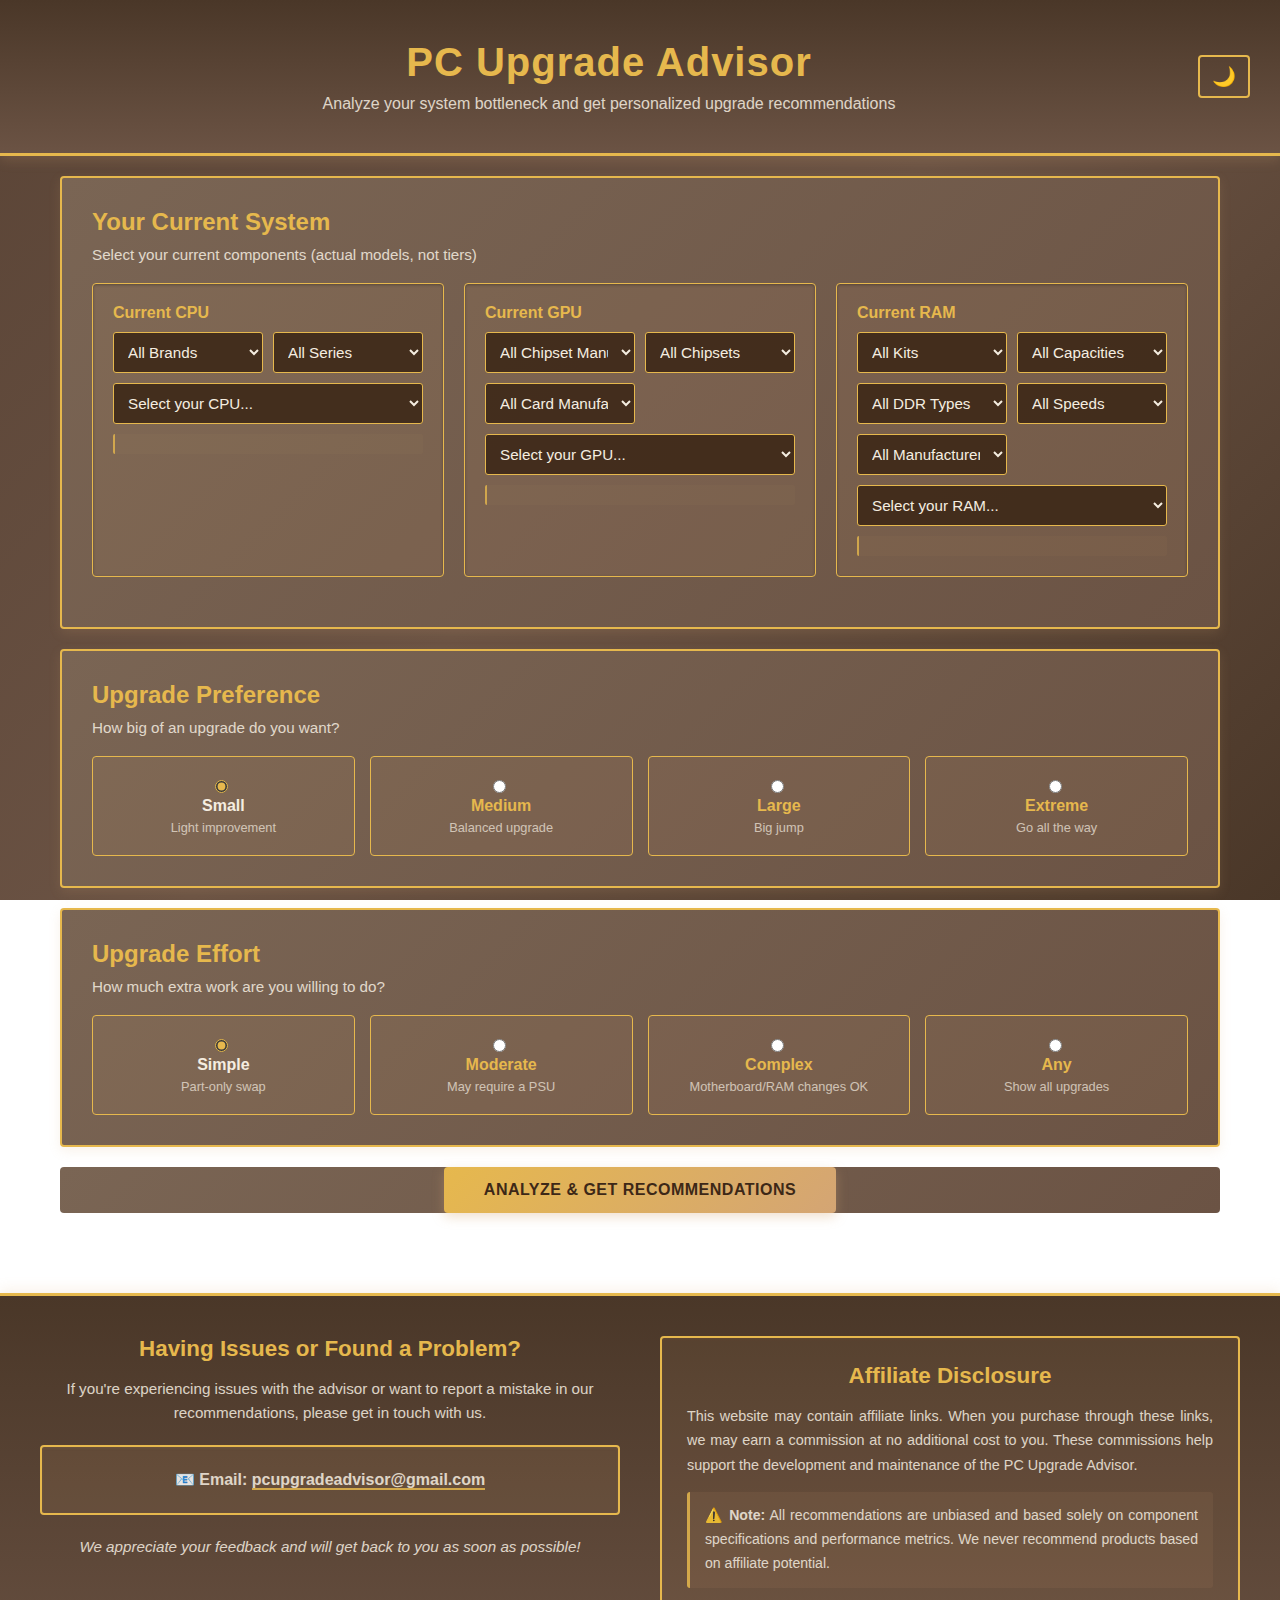
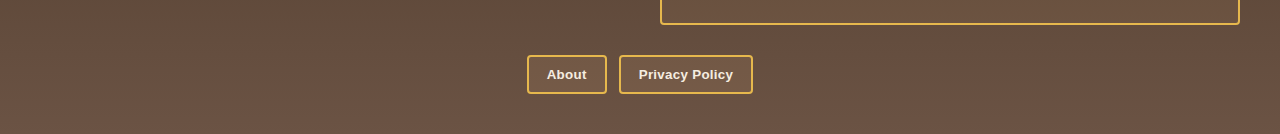
<file: index.html>
<!doctype html>
<html lang="en">
	<head>
		<meta charset="utf-8" />
		<meta name="viewport" content="width=device-width,initial-scale=1" />
		<title>PC Upgrade Advisor</title>
		<link rel="stylesheet" href="style.css" />
	</head>
	<body>
		<header>
			<div class="header-content">
				<h1>PC Upgrade Advisor</h1>
				<p>Analyze your system bottleneck and get personalized upgrade recommendations</p>
			</div>
			<button id="themeToggle" class="theme-toggle" title="Toggle dark mode">🌙</button>
		</header>
		<main>
			<!-- Current System Input Section -->
			<section id="currentSystem" class="system-input">
				<h2>Your Current System</h2>
				<p class="section-desc">Select your current components (actual models, not tiers)</p>

				<div class="component-selection">
					<div class="component-select">
						<label for="cpuSelect">Current CPU</label>
						<div class="filter-row">
							<select id="cpuBrandFilter" class="filter-select">
								<option value="">All Brands</option>
								<option value="AMD">AMD</option>
								<option value="Intel">Intel</option>
							</select>
							<select id="cpuSeriesFilter" class="filter-select">
								<option value="">All Series</option>
							</select>
						</div>
						<select id="cpuSelect">
							<option value="">Loading CPUs...</option>
						</select>
						<div class="component-info" id="cpuInfo"></div>
					</div>

					<div class="component-select">
						<label for="gpuSelect">Current GPU</label>
						<div class="filter-row">
							<select id="gpuChipsetManufacturerFilter" class="filter-select">
								<option value="">All Chipset Manufacturers</option>
								<option value="NVIDIA">NVIDIA</option>
								<option value="AMD">AMD</option>
							</select>
							<select id="gpuChipsetFilter" class="filter-select">
								<option value="">All Chipsets</option>
							</select>
							<select id="gpuCardManufacturerFilter" class="filter-select">
								<option value="">All Card Manufacturers</option>
							</select>
						</div>
						<select id="gpuSelect">
							<option value="">Loading GPUs...</option>
						</select>
						<div class="component-info" id="gpuInfo"></div>
					</div>

					<div class="component-select">
						<label for="ramSelect">Current RAM</label>
						<div class="filter-row">
							<select id="ramKitFilter" class="filter-select">
								<option value="">All Kits</option>
							</select>
							<select id="ramCapacityFilter" class="filter-select">
								<option value="">All Capacities</option>
							</select>
							<select id="ramDDRFilter" class="filter-select">
								<option value="">All DDR Types</option>
							</select>
							<select id="ramSpeedFilter" class="filter-select">
								<option value="">All Speeds</option>
							</select>
							<select id="ramManufacturerFilter" class="filter-select">
								<option value="">All Manufacturers</option>
							</select>
						</div>
						<select id="ramSelect">
							<option value="">Loading RAM...</option>
						</select>
						<div class="component-info" id="ramInfo"></div>
					</div>
				</div>
			</section>

			<!-- Tier Advancement Selection -->
			<section id="tierAdvancement" class="tier-advancement">
				<h2>Upgrade Preference</h2>
				<p class="section-desc">How big of an upgrade do you want?</p>

				<div class="advancement-options">
					<label class="advancement-option">
						<input type="radio" name="advancement" value="1" checked />
						<span class="option-label">Small</span>
						<span class="option-desc">Light improvement</span>
					</label>
					<label class="advancement-option">
						<input type="radio" name="advancement" value="2" />
						<span class="option-label">Medium</span>
						<span class="option-desc">Balanced upgrade</span>
					</label>
					<label class="advancement-option">
						<input type="radio" name="advancement" value="3" />
						<span class="option-label">Large</span>
						<span class="option-desc">Big jump</span>
					</label>
					<label class="advancement-option">
						<input type="radio" name="advancement" value="max" />
						<span class="option-label">Extreme</span>
						<span class="option-desc">Go all the way</span>
					</label>
				</div>
			</section>

			<!-- Upgrade Effort Selection -->
			<section id="effortSelection" class="tier-advancement">
				<h2>Upgrade Effort</h2>
				<p class="section-desc">How much extra work are you willing to do?</p>

				<div class="advancement-options">
					<label class="advancement-option">
						<input type="radio" name="effort" value="simple" checked />
						<span class="option-label">Simple</span>
						<span class="option-desc">Part-only swap</span>
					</label>
					<label class="advancement-option">
						<input type="radio" name="effort" value="moderate" />
						<span class="option-label">Moderate</span>
						<span class="option-desc">May require a PSU</span>
					</label>
					<label class="advancement-option">
						<input type="radio" name="effort" value="complex" />
						<span class="option-label">Complex</span>
						<span class="option-desc">Motherboard/RAM changes OK</span>
					</label>
					<label class="advancement-option">
						<input type="radio" name="effort" value="any" />
						<span class="option-label">Any</span>
						<span class="option-desc">Show all upgrades</span>
					</label>
				</div>
			</section>

			<!-- Analyze Button -->
			<section id="analyzeSection" class="analyze-section">
				<button id="analyzeBtn" class="btn-primary">Analyze & Get Recommendations</button>
			</section>

			<!-- Results Section (Hidden by default) -->
			<section id="resultsSection" class="results-section hidden">
				<!-- Bottleneck Analysis -->
				<div id="bottleneckAnalysis" class="analysis-card"></div>

				<!-- Recommendation -->
				<div id="recommendationCard" class="recommendation-card"></div>

				<!-- Product Recommendations -->
				<div id="productsSection"></div>

				<!-- Next Steps -->
				<div id="nextStepsSection" class="next-steps"></div>
			</section>

			<!-- System Balance Chart -->
			<section id="balanceSection" class="balance-section hidden">
				<h2>System Balance</h2>
				<canvas id="balanceChart"></canvas>
			</section>
		</main>

		<!-- Contact & Disclaimer Section -->
		<footer class="footer-section">
			<div class="footer-grid">
				<!-- Contact -->
				<div class="footer-box contact-box-wrapper">
					<h3>Having Issues or Found a Problem?</h3>
					<p>If you're experiencing issues with the advisor or want to report a mistake in our recommendations, please get in touch with us.</p>
					<div class="contact-box">
						<p><strong>📧 Email:</strong> <a href="mailto:pcupgradeadvisor@gmail.com">pcupgradeadvisor@gmail.com</a></p>
					</div>
					<p class="contact-note">We appreciate your feedback and will get back to you as soon as possible!</p>
				</div>

				<!-- Disclaimer -->
				<div class="footer-box disclaimer-box-wrapper">
					<h3>Affiliate Disclosure</h3>
					<p>This website may contain affiliate links. When you purchase through these links, we may earn a commission at no additional cost to you. These commissions help support the development and maintenance of the PC Upgrade Advisor.</p>
					<p class="disclaimer-note"><strong>⚠️ Note:</strong> All recommendations are unbiased and based solely on component specifications and performance metrics. We never recommend products based on affiliate potential.</p>
				</div>
			</div>

			<div class="footer-links">
				<button type="button" class="footer-link" data-footer-panel="about">About</button>
				<button type="button" class="footer-link" data-footer-panel="privacy">Privacy Policy</button>
			</div>

			<div id="footerPanel" class="footer-panel hidden" aria-live="polite" aria-hidden="true">
				<div class="footer-panel-header">
					<h3 id="footerPanelTitle">About</h3>
					<button type="button" id="footerPanelClose" class="footer-panel-close" aria-label="Close">✕</button>
				</div>
				<div id="footerPanelBody" class="footer-panel-body">
					<p>Placeholder content.</p>
				</div>
			</div>
		</footer>

		<script src="script.js" defer></script>
	</body>
</html>
</file>
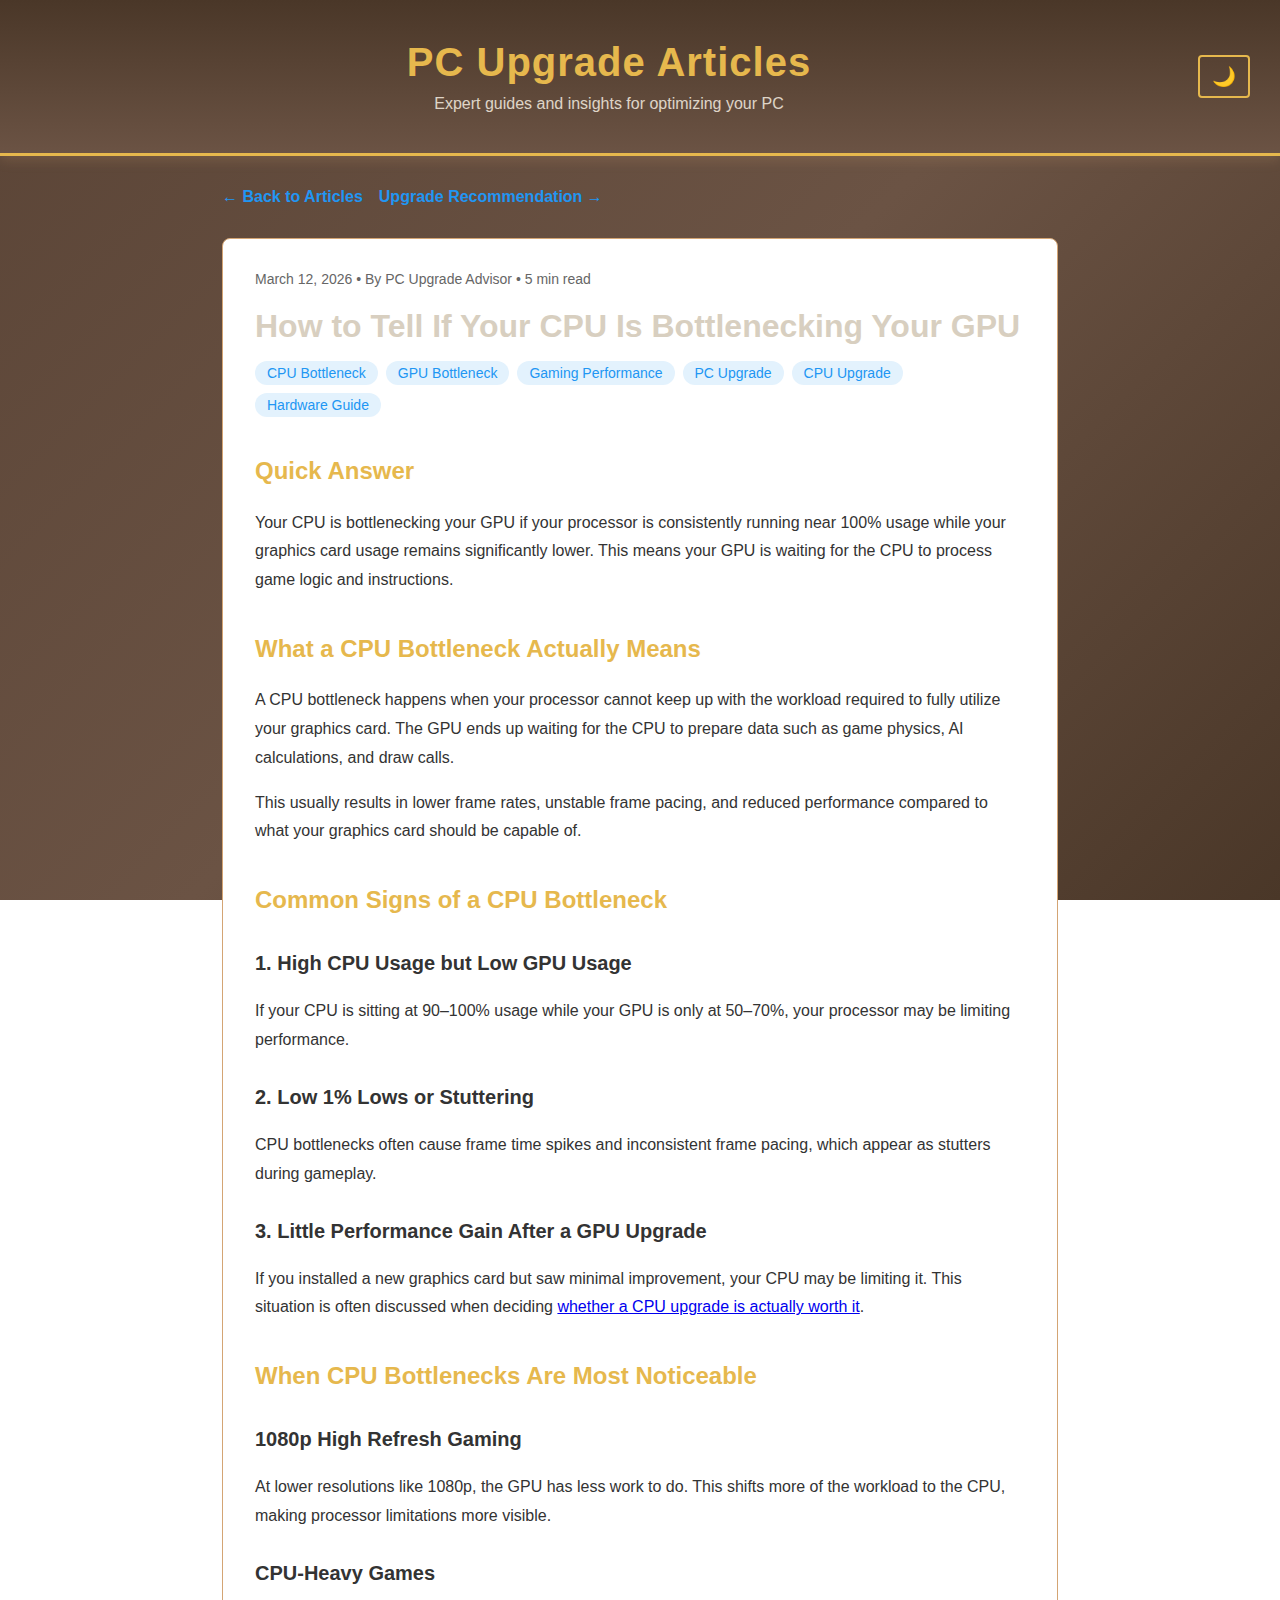
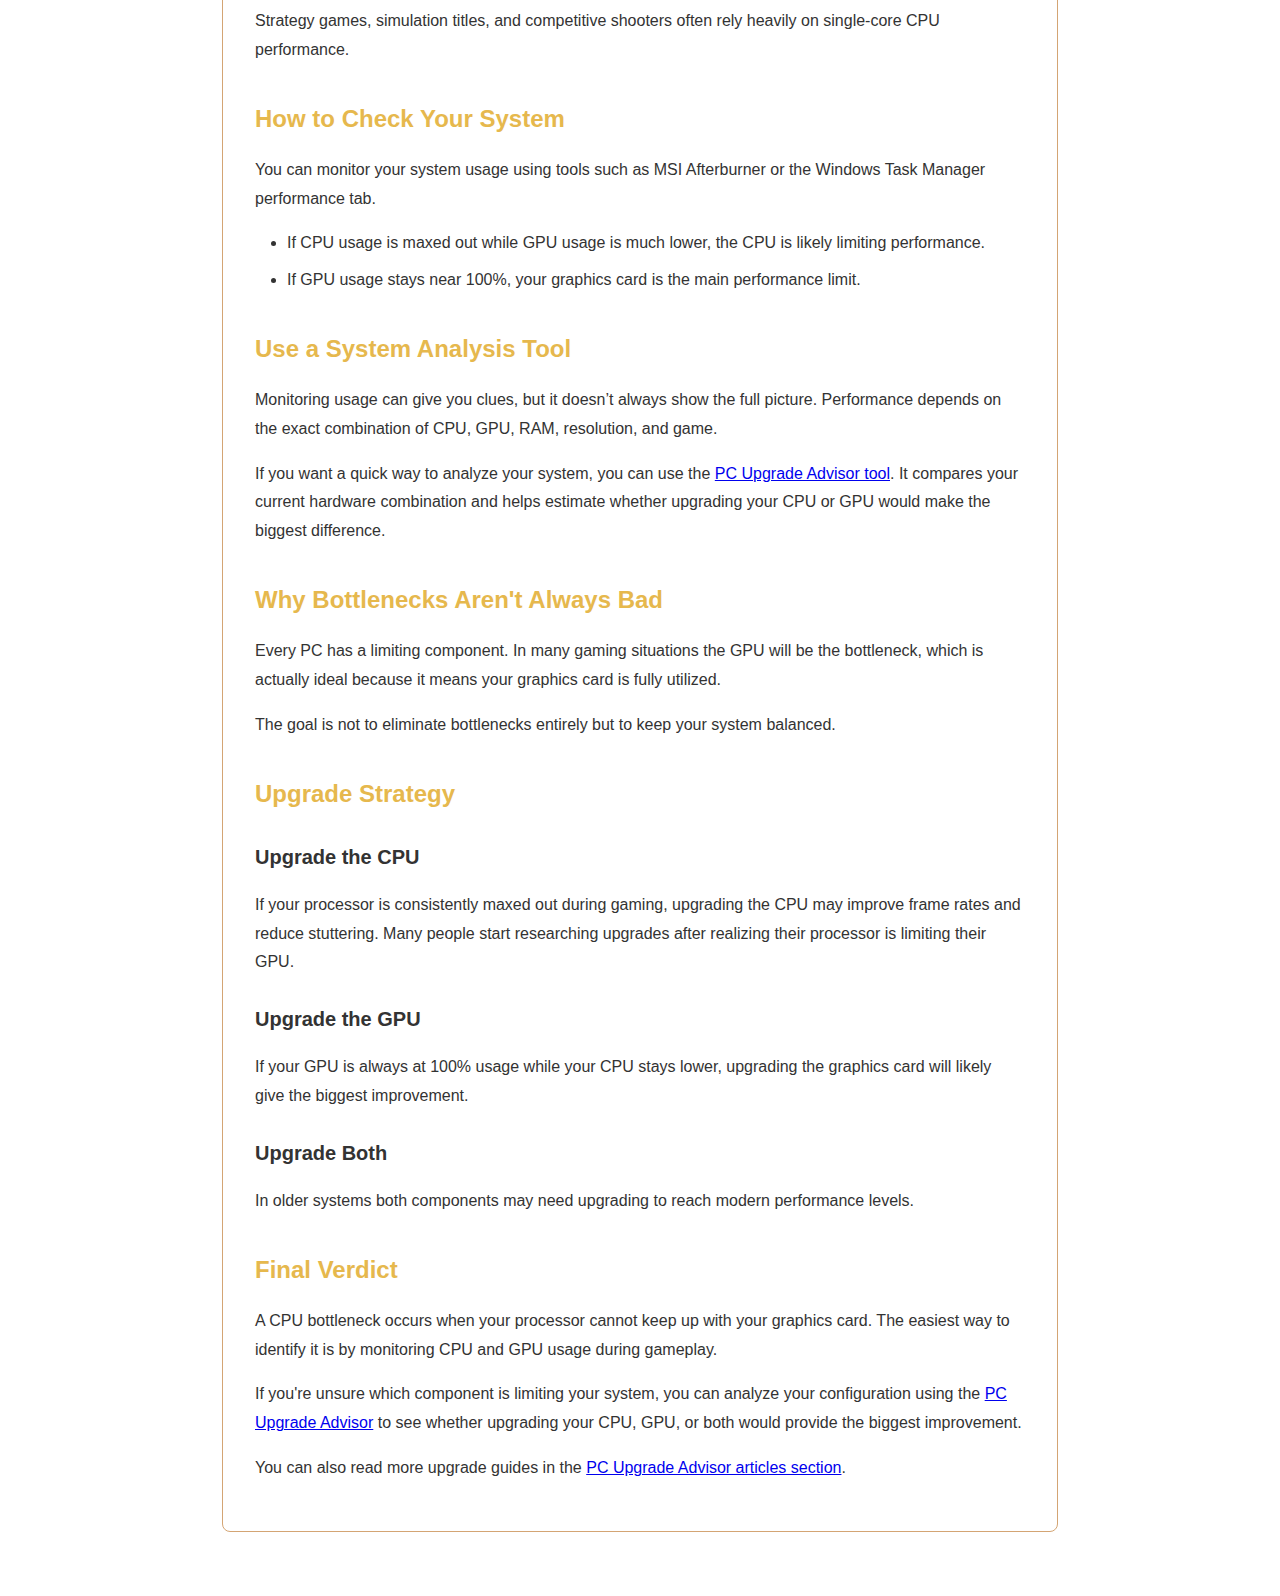
<file: articles/how-to-tell-if-your-cpu-is-bottlenecking-your-gpu/index.html>
﻿<!doctype html>
<html lang="en">
<head>
    <meta charset="utf-8" />
    <meta name="viewport" content="width=device-width,initial-scale=1" />
    <title>How to Tell If Your CPU Is Bottlenecking Your GPU - PC Upgrade Advisor</title>
    <meta name="description" content="Wondering if your CPU is holding back your GPU? Learn the common signs of a CPU bottleneck, how to test your system, and what upgrade will actually improve performance." />
    <link rel="canonical" href="https://pcupgradeadvisor.com/articles/how-to-tell-if-your-cpu-is-bottlenecking-your-gpu/" />
    <link rel="stylesheet" href="../../style.css" />
    <style>
        .article-container {
            max-width: 900px;
            margin: 0 auto;
            padding: 2rem;
        }

        .article-meta {
            display: flex;
            flex-wrap: wrap;
            gap: 1rem;
            font-size: 0.875rem;
            color: var(--text-secondary, #666);
            margin-bottom: 0.75rem;
        }

        .article-tags {
            display: flex;
            flex-wrap: wrap;
            gap: 0.5rem;
            margin-top: 1rem;
            margin-bottom: 1rem;
        }

        .article-tag {
            background: var(--tag-bg, #e3f2fd);
            color: var(--primary-color, #2196F3);
            padding: 0.25rem 0.75rem;
            border-radius: 12px;
            font-size: 0.875rem;
        }

        .article-full {
            background: var(--card-bg, #fff);
            border: 1px solid var(--border-color, #e0e0e0);
            border-radius: 8px;
            padding: 2rem;
            margin-bottom: 2rem;
        }

        .article-full h1 {
            font-size: 2rem;
            margin-bottom: 1rem;
        }

        .article-content {
            line-height: 1.8;
            color: var(--text-color, #333);
        }

        .article-content h2 {
            font-size: 1.5rem;
            margin-top: 2rem;
            margin-bottom: 1rem;
        }

        .article-content h3 {
            font-size: 1.25rem;
            margin-top: 1.5rem;
            margin-bottom: 0.75rem;
        }

        .article-content p {
            margin-bottom: 1rem;
        }

        .article-content ul, .article-content ol {
            margin-bottom: 1rem;
            padding-left: 2rem;
        }

        .article-content li {
            margin-bottom: 0.5rem;
        }

        .nav-links {
            display: flex;
            flex-wrap: wrap;
            gap: 1rem;
            margin-bottom: 2rem;
        }

        .nav-links a {
            color: var(--primary-color, #2196F3);
            text-decoration: none;
            font-weight: 600;
        }

        .nav-links a:hover {
            text-decoration: underline;
        }

        body.dark-mode {
            --card-bg: #2d2d2d;
            --border-color: #444;
            --text-color: #e0e0e0;
            --text-secondary: #999;
            --tag-bg: #1e3a5f;
        }
    </style>
</head>
<body>
    <header>
        <div class="header-content">
            <h1>PC Upgrade Articles</h1>
            <p>Expert guides and insights for optimizing your PC</p>
        </div>
        <button id="themeToggle" class="theme-toggle" title="Toggle dark mode">🌙</button>
    </header>

    <main class="article-container">
        <div class="nav-links">
            <a href="../../articles.html">← Back to Articles</a>
            <a href="../../index.html">Upgrade Recommendation →</a>
        </div>

        <article class="article-full">
            <div class="article-meta">
                <span>March 12, 2026 • By PC Upgrade Advisor • 5 min read</span>
            </div>
            <h1>How to Tell If Your CPU Is Bottlenecking Your GPU</h1>
            <div class='article-tags'><span class='article-tag'>CPU Bottleneck</span><span class='article-tag'>GPU Bottleneck</span><span class='article-tag'>Gaming Performance</span><span class='article-tag'>PC Upgrade</span><span class='article-tag'>CPU Upgrade</span><span class='article-tag'>Hardware Guide</span></div>
            <div class="article-content">
                <h2>Quick Answer</h2>
<p>Your CPU is bottlenecking your GPU if your processor is consistently running near 100% usage while your graphics card usage remains significantly lower. This means your GPU is waiting for the CPU to process game logic and instructions.</p>

<h2>What a CPU Bottleneck Actually Means</h2>
<p>A CPU bottleneck happens when your processor cannot keep up with the workload required to fully utilize your graphics card. The GPU ends up waiting for the CPU to prepare data such as game physics, AI calculations, and draw calls.</p>

<p>This usually results in lower frame rates, unstable frame pacing, and reduced performance compared to what your graphics card should be capable of.</p>

<h2>Common Signs of a CPU Bottleneck</h2>

<h3>1. High CPU Usage but Low GPU Usage</h3>
<p>If your CPU is sitting at 90–100% usage while your GPU is only at 50–70%, your processor may be limiting performance.</p>

<h3>2. Low 1% Lows or Stuttering</h3>
<p>CPU bottlenecks often cause frame time spikes and inconsistent frame pacing, which appear as stutters during gameplay.</p>

<h3>3. Little Performance Gain After a GPU Upgrade</h3>
<p>If you installed a new graphics card but saw minimal improvement, your CPU may be limiting it. This situation is often discussed when deciding <a href="https://pcupgradeadvisor.com/articles/should-you-upgrade-your-cpu/">whether a CPU upgrade is actually worth it</a>.</p>

<h2>When CPU Bottlenecks Are Most Noticeable</h2>

<h3>1080p High Refresh Gaming</h3>
<p>At lower resolutions like 1080p, the GPU has less work to do. This shifts more of the workload to the CPU, making processor limitations more visible.</p>

<h3>CPU-Heavy Games</h3>
<p>Strategy games, simulation titles, and competitive shooters often rely heavily on single-core CPU performance.</p>

<h2>How to Check Your System</h2>

<p>You can monitor your system usage using tools such as MSI Afterburner or the Windows Task Manager performance tab.</p>

<ul>
<li>If CPU usage is maxed out while GPU usage is much lower, the CPU is likely limiting performance.</li>
<li>If GPU usage stays near 100%, your graphics card is the main performance limit.</li>
</ul>

<h2>Use a System Analysis Tool</h2>

<p>Monitoring usage can give you clues, but it doesn’t always show the full picture. Performance depends on the exact combination of CPU, GPU, RAM, resolution, and game.</p>

<p>If you want a quick way to analyze your system, you can use the <a href="https://pcupgradeadvisor.com/">PC Upgrade Advisor tool</a>. It compares your current hardware combination and helps estimate whether upgrading your CPU or GPU would make the biggest difference.</p>

<h2>Why Bottlenecks Aren't Always Bad</h2>

<p>Every PC has a limiting component. In many gaming situations the GPU will be the bottleneck, which is actually ideal because it means your graphics card is fully utilized.</p>

<p>The goal is not to eliminate bottlenecks entirely but to keep your system balanced.</p>

<h2>Upgrade Strategy</h2>

<h3>Upgrade the CPU</h3>
<p>If your processor is consistently maxed out during gaming, upgrading the CPU may improve frame rates and reduce stuttering. Many people start researching upgrades after realizing their processor is limiting their GPU.</p>

<h3>Upgrade the GPU</h3>
<p>If your GPU is always at 100% usage while your CPU stays lower, upgrading the graphics card will likely give the biggest improvement.</p>

<h3>Upgrade Both</h3>
<p>In older systems both components may need upgrading to reach modern performance levels.</p>

<h2>Final Verdict</h2>

<p>A CPU bottleneck occurs when your processor cannot keep up with your graphics card. The easiest way to identify it is by monitoring CPU and GPU usage during gameplay.</p>

<p>If you're unsure which component is limiting your system, you can analyze your configuration using the <a href="https://pcupgradeadvisor.com/">PC Upgrade Advisor</a> to see whether upgrading your CPU, GPU, or both would provide the biggest improvement.</p>

<p>You can also read more upgrade guides in the <a href="https://pcupgradeadvisor.com/articles.html">PC Upgrade Advisor articles section</a>.</p>
            </div>
        </article>
    </main>

    <script>
        const themeToggle = document.getElementById('themeToggle');
        const body = document.body;

        if (localStorage.getItem('darkMode') === 'enabled') {
            body.classList.add('dark-mode');
            themeToggle.textContent = '☀️';
        }

        themeToggle.addEventListener('click', () => {
            body.classList.toggle('dark-mode');
            if (body.classList.contains('dark-mode')) {
                localStorage.setItem('darkMode', 'enabled');
                themeToggle.textContent = '☀️';
            } else {
                localStorage.setItem('darkMode', 'disabled');
                themeToggle.textContent = '🌙';
            }
        });
    </script>
</body>
</html>
</file>
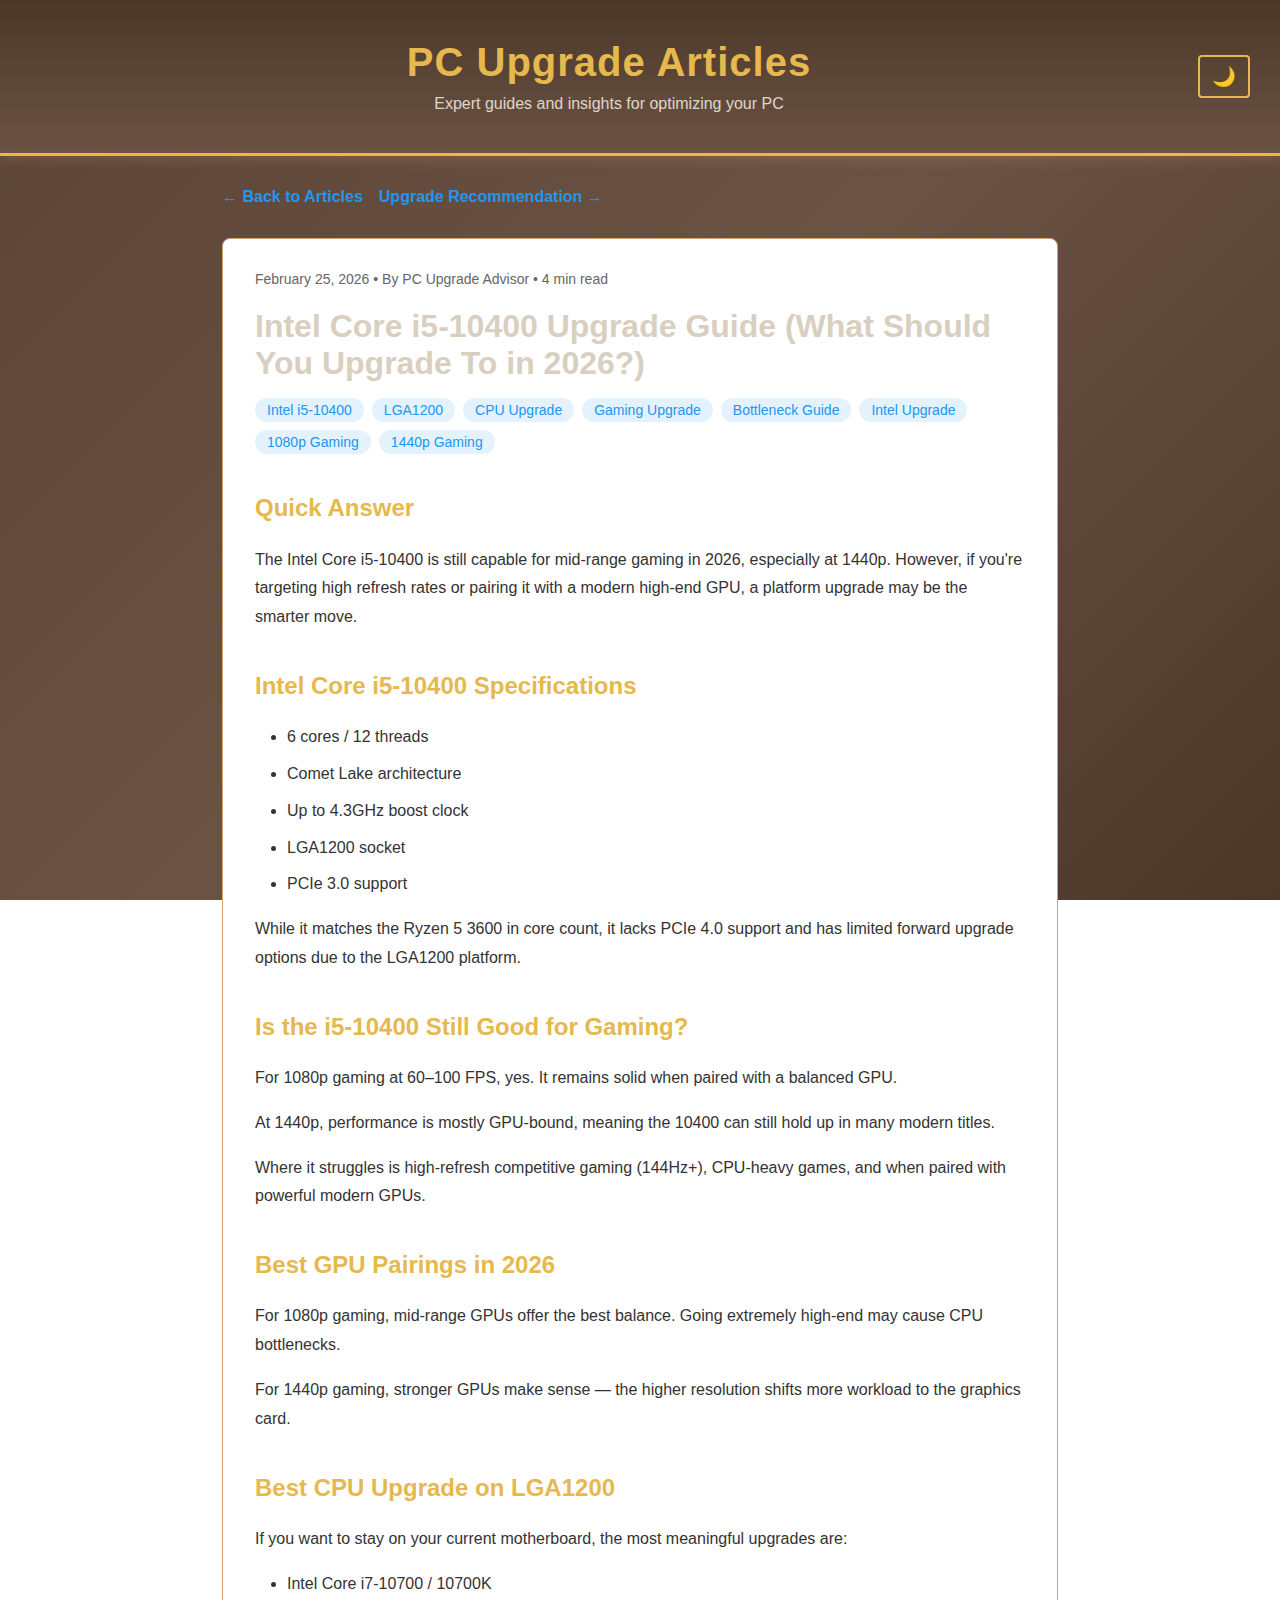
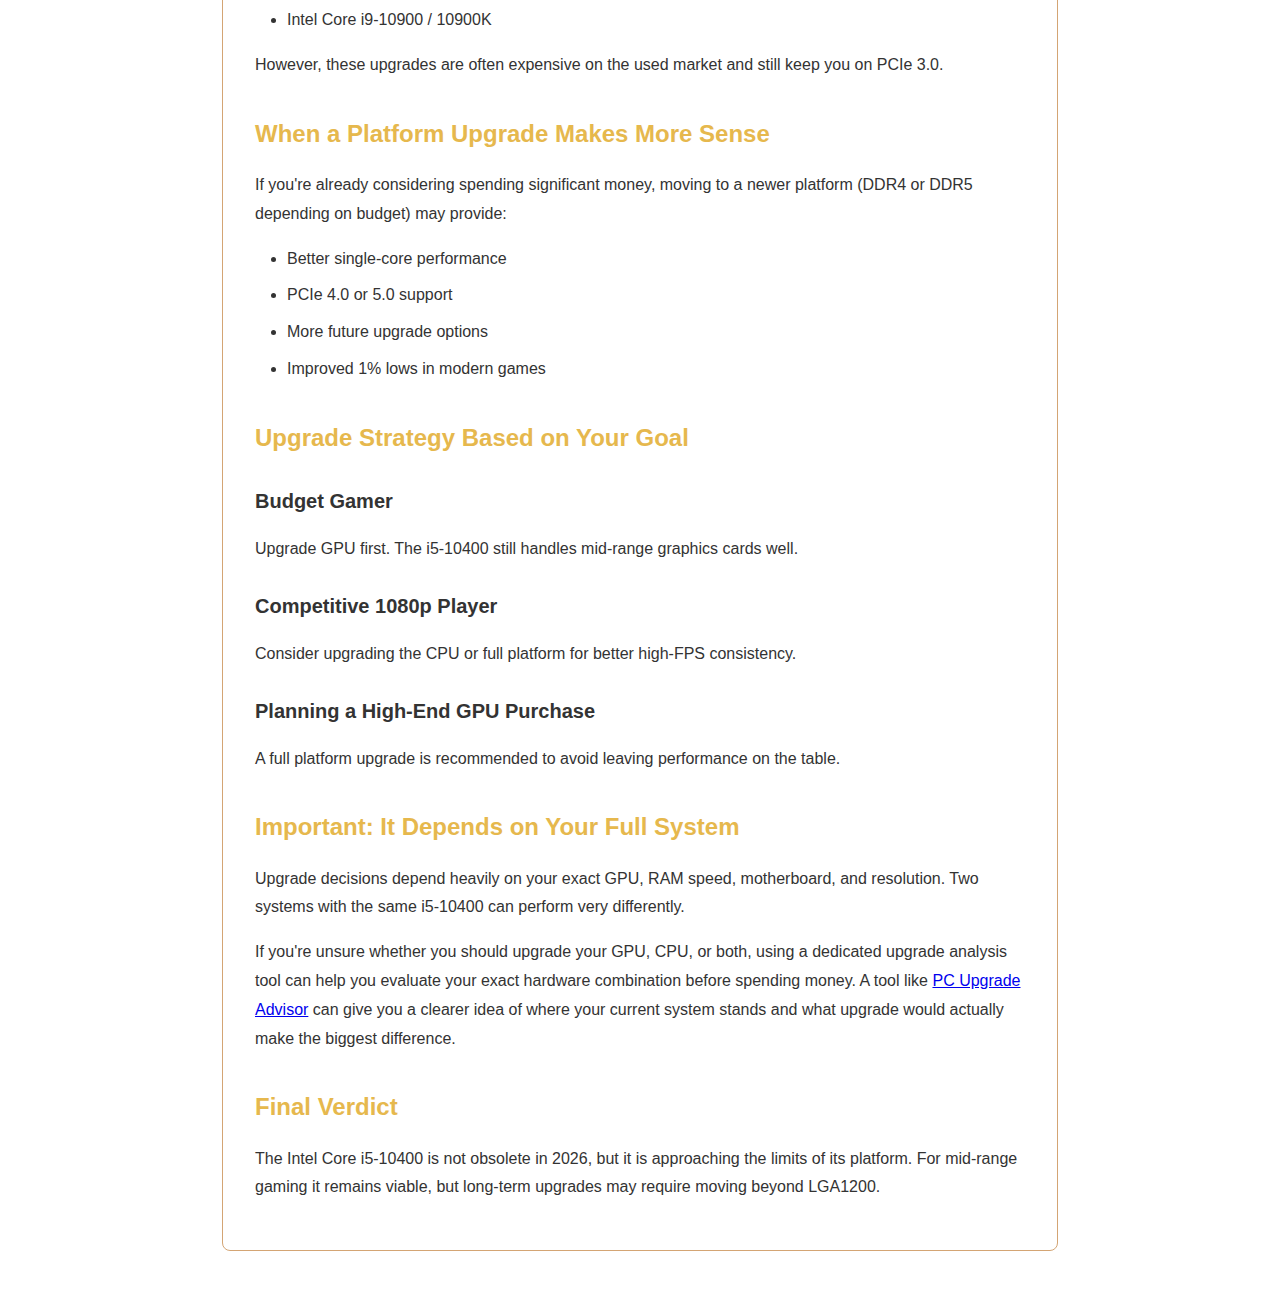
<file: articles/intel-core-i5-10400-upgrade-guide-2026/index.html>
﻿<!doctype html>
<html lang="en">
<head>
    <meta charset="utf-8" />
    <meta name="viewport" content="width=device-width,initial-scale=1" />
    <title>Intel Core i5-10400 Upgrade Guide (What Should You Upgrade To in 2026?) - PC Upgrade Advisor</title>
    <meta name="description" content="Still running an Intel Core i5-10400? Here’s what makes sense to upgrade in 2026 — CPU, GPU, or full platform switch." />
    <link rel="canonical" href="https://pcupgradeadvisor.com/articles/intel-core-i5-10400-upgrade-guide-2026/" />
    <link rel="stylesheet" href="../../style.css" />
    <style>
        .article-container {
            max-width: 900px;
            margin: 0 auto;
            padding: 2rem;
        }

        .article-meta {
            display: flex;
            flex-wrap: wrap;
            gap: 1rem;
            font-size: 0.875rem;
            color: var(--text-secondary, #666);
            margin-bottom: 0.75rem;
        }

        .article-tags {
            display: flex;
            flex-wrap: wrap;
            gap: 0.5rem;
            margin-top: 1rem;
            margin-bottom: 1rem;
        }

        .article-tag {
            background: var(--tag-bg, #e3f2fd);
            color: var(--primary-color, #2196F3);
            padding: 0.25rem 0.75rem;
            border-radius: 12px;
            font-size: 0.875rem;
        }

        .article-full {
            background: var(--card-bg, #fff);
            border: 1px solid var(--border-color, #e0e0e0);
            border-radius: 8px;
            padding: 2rem;
            margin-bottom: 2rem;
        }

        .article-full h1 {
            font-size: 2rem;
            margin-bottom: 1rem;
        }

        .article-content {
            line-height: 1.8;
            color: var(--text-color, #333);
        }

        .article-content h2 {
            font-size: 1.5rem;
            margin-top: 2rem;
            margin-bottom: 1rem;
        }

        .article-content h3 {
            font-size: 1.25rem;
            margin-top: 1.5rem;
            margin-bottom: 0.75rem;
        }

        .article-content p {
            margin-bottom: 1rem;
        }

        .article-content ul, .article-content ol {
            margin-bottom: 1rem;
            padding-left: 2rem;
        }

        .article-content li {
            margin-bottom: 0.5rem;
        }

        .nav-links {
            display: flex;
            flex-wrap: wrap;
            gap: 1rem;
            margin-bottom: 2rem;
        }

        .nav-links a {
            color: var(--primary-color, #2196F3);
            text-decoration: none;
            font-weight: 600;
        }

        .nav-links a:hover {
            text-decoration: underline;
        }

        body.dark-mode {
            --card-bg: #2d2d2d;
            --border-color: #444;
            --text-color: #e0e0e0;
            --text-secondary: #999;
            --tag-bg: #1e3a5f;
        }
    </style>
</head>
<body>
    <header>
        <div class="header-content">
            <h1>PC Upgrade Articles</h1>
            <p>Expert guides and insights for optimizing your PC</p>
        </div>
        <button id="themeToggle" class="theme-toggle" title="Toggle dark mode">🌙</button>
    </header>

    <main class="article-container">
        <div class="nav-links">
            <a href="../../articles.html">← Back to Articles</a>
            <a href="../../index.html">Upgrade Recommendation →</a>
        </div>

        <article class="article-full">
            <div class="article-meta">
                <span>February 25, 2026 • By PC Upgrade Advisor • 4 min read</span>
            </div>
            <h1>Intel Core i5-10400 Upgrade Guide (What Should You Upgrade To in 2026?)</h1>
            <div class='article-tags'><span class='article-tag'>Intel i5-10400</span><span class='article-tag'>LGA1200</span><span class='article-tag'>CPU Upgrade</span><span class='article-tag'>Gaming Upgrade</span><span class='article-tag'>Bottleneck Guide</span><span class='article-tag'>Intel Upgrade</span><span class='article-tag'>1080p Gaming</span><span class='article-tag'>1440p Gaming</span></div>
            <div class="article-content">
                <h2>Quick Answer</h2>
<p>The Intel Core i5-10400 is still capable for mid-range gaming in 2026, especially at 1440p. However, if you're targeting high refresh rates or pairing it with a modern high-end GPU, a platform upgrade may be the smarter move.</p>

<h2>Intel Core i5-10400 Specifications</h2>
<ul>
<li>6 cores / 12 threads</li>
<li>Comet Lake architecture</li>
<li>Up to 4.3GHz boost clock</li>
<li>LGA1200 socket</li>
<li>PCIe 3.0 support</li>
</ul>

<p>While it matches the Ryzen 5 3600 in core count, it lacks PCIe 4.0 support and has limited forward upgrade options due to the LGA1200 platform.</p>

<h2>Is the i5-10400 Still Good for Gaming?</h2>
<p>For 1080p gaming at 60–100 FPS, yes. It remains solid when paired with a balanced GPU.</p>

<p>At 1440p, performance is mostly GPU-bound, meaning the 10400 can still hold up in many modern titles.</p>

<p>Where it struggles is high-refresh competitive gaming (144Hz+), CPU-heavy games, and when paired with powerful modern GPUs.</p>

<h2>Best GPU Pairings in 2026</h2>
<p>For 1080p gaming, mid-range GPUs offer the best balance. Going extremely high-end may cause CPU bottlenecks.</p>

<p>For 1440p gaming, stronger GPUs make sense — the higher resolution shifts more workload to the graphics card.</p>

<h2>Best CPU Upgrade on LGA1200</h2>
<p>If you want to stay on your current motherboard, the most meaningful upgrades are:</p>
<ul>
<li>Intel Core i7-10700 / 10700K</li>
<li>Intel Core i9-10900 / 10900K</li>
</ul>

<p>However, these upgrades are often expensive on the used market and still keep you on PCIe 3.0.</p>

<h2>When a Platform Upgrade Makes More Sense</h2>
<p>If you're already considering spending significant money, moving to a newer platform (DDR4 or DDR5 depending on budget) may provide:</p>
<ul>
<li>Better single-core performance</li>
<li>PCIe 4.0 or 5.0 support</li>
<li>More future upgrade options</li>
<li>Improved 1% lows in modern games</li>
</ul>

<h2>Upgrade Strategy Based on Your Goal</h2>

<h3>Budget Gamer</h3>
<p>Upgrade GPU first. The i5-10400 still handles mid-range graphics cards well.</p>

<h3>Competitive 1080p Player</h3>
<p>Consider upgrading the CPU or full platform for better high-FPS consistency.</p>

<h3>Planning a High-End GPU Purchase</h3>
<p>A full platform upgrade is recommended to avoid leaving performance on the table.</p>

<h2>Important: It Depends on Your Full System</h2>
<p>Upgrade decisions depend heavily on your exact GPU, RAM speed, motherboard, and resolution. Two systems with the same i5-10400 can perform very differently.</p>

<p>If you're unsure whether you should upgrade your GPU, CPU, or both, using a dedicated upgrade analysis tool can help you evaluate your exact hardware combination before spending money. A tool like <a href="https://pcupgradeadvisor.com" target="_blank" rel="noopener">PC Upgrade Advisor</a> can give you a clearer idea of where your current system stands and what upgrade would actually make the biggest difference.</p>

<h2>Final Verdict</h2>
<p>The Intel Core i5-10400 is not obsolete in 2026, but it is approaching the limits of its platform. For mid-range gaming it remains viable, but long-term upgrades may require moving beyond LGA1200.</p>
            </div>
        </article>
    </main>

    <script>
        const themeToggle = document.getElementById('themeToggle');
        const body = document.body;

        if (localStorage.getItem('darkMode') === 'enabled') {
            body.classList.add('dark-mode');
            themeToggle.textContent = '☀️';
        }

        themeToggle.addEventListener('click', () => {
            body.classList.toggle('dark-mode');
            if (body.classList.contains('dark-mode')) {
                localStorage.setItem('darkMode', 'enabled');
                themeToggle.textContent = '☀️';
            } else {
                localStorage.setItem('darkMode', 'disabled');
                themeToggle.textContent = '🌙';
            }
        });
    </script>
</body>
</html>
</file>
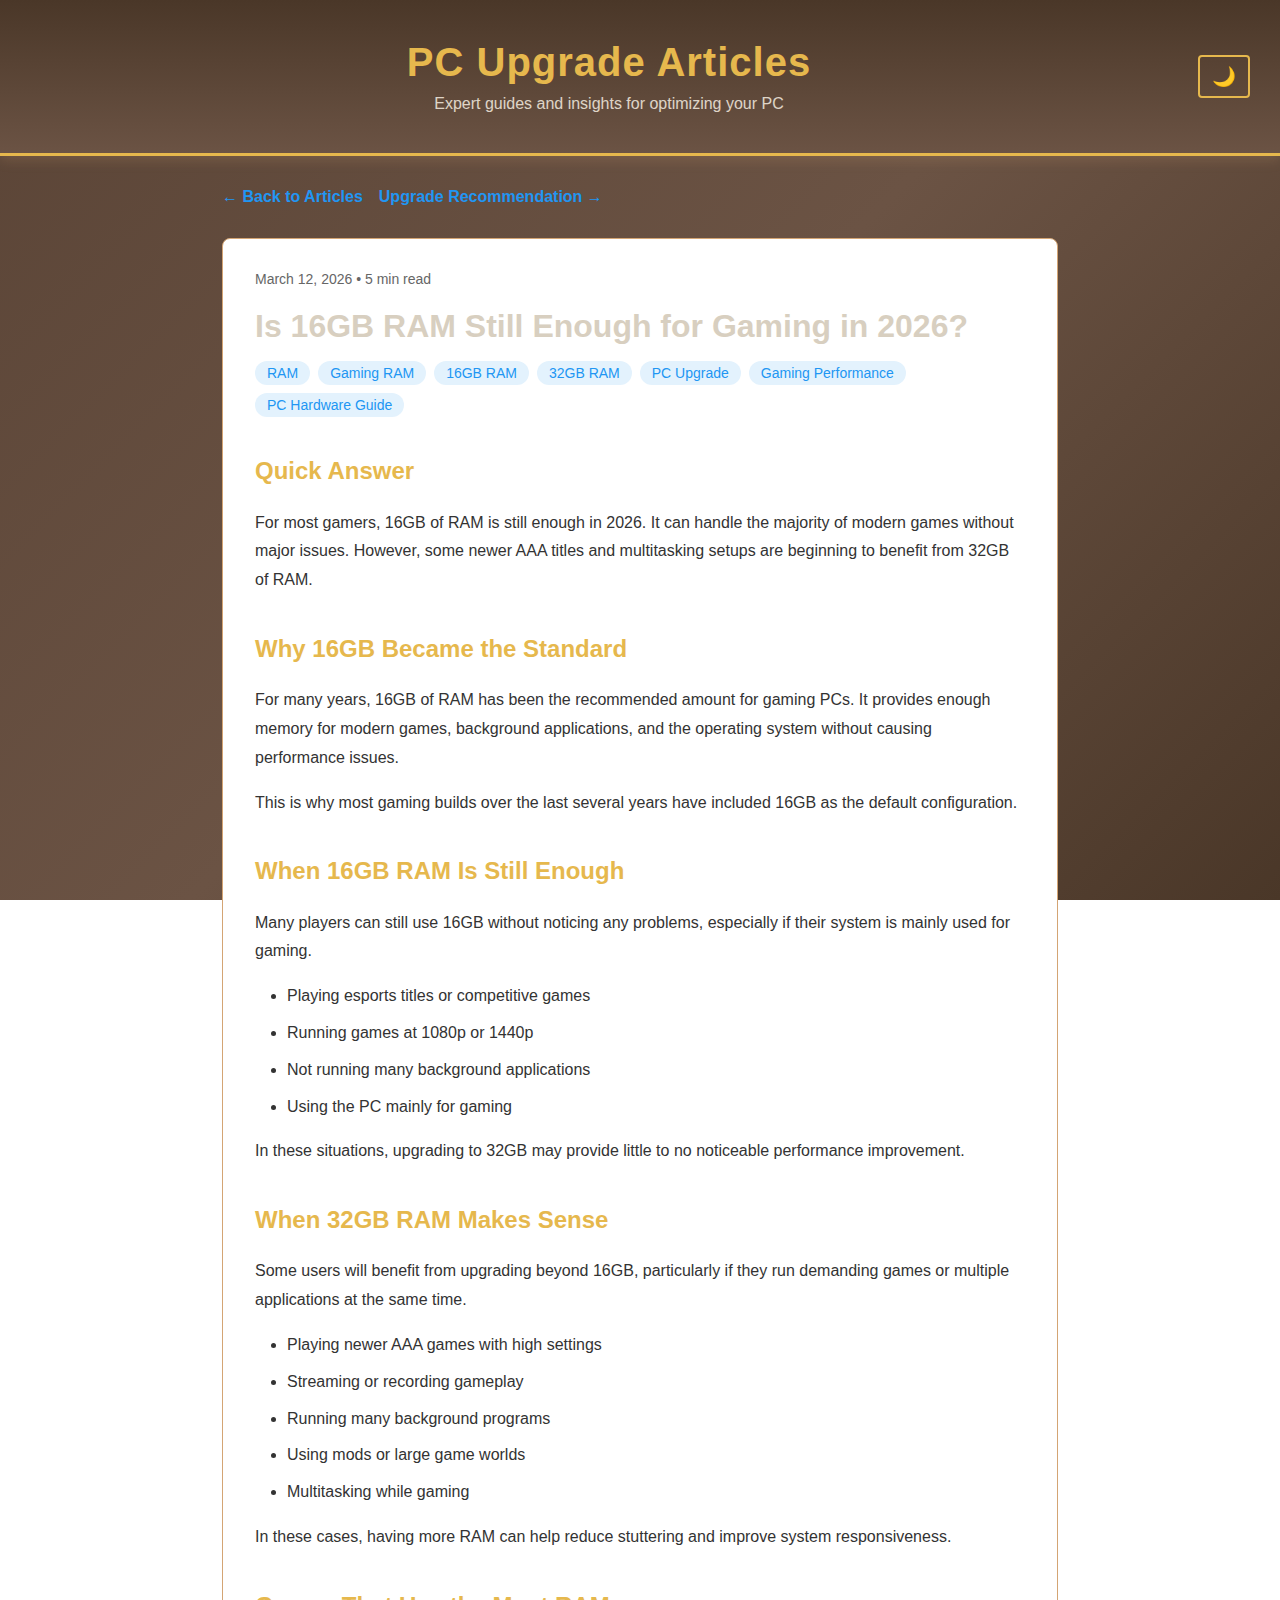
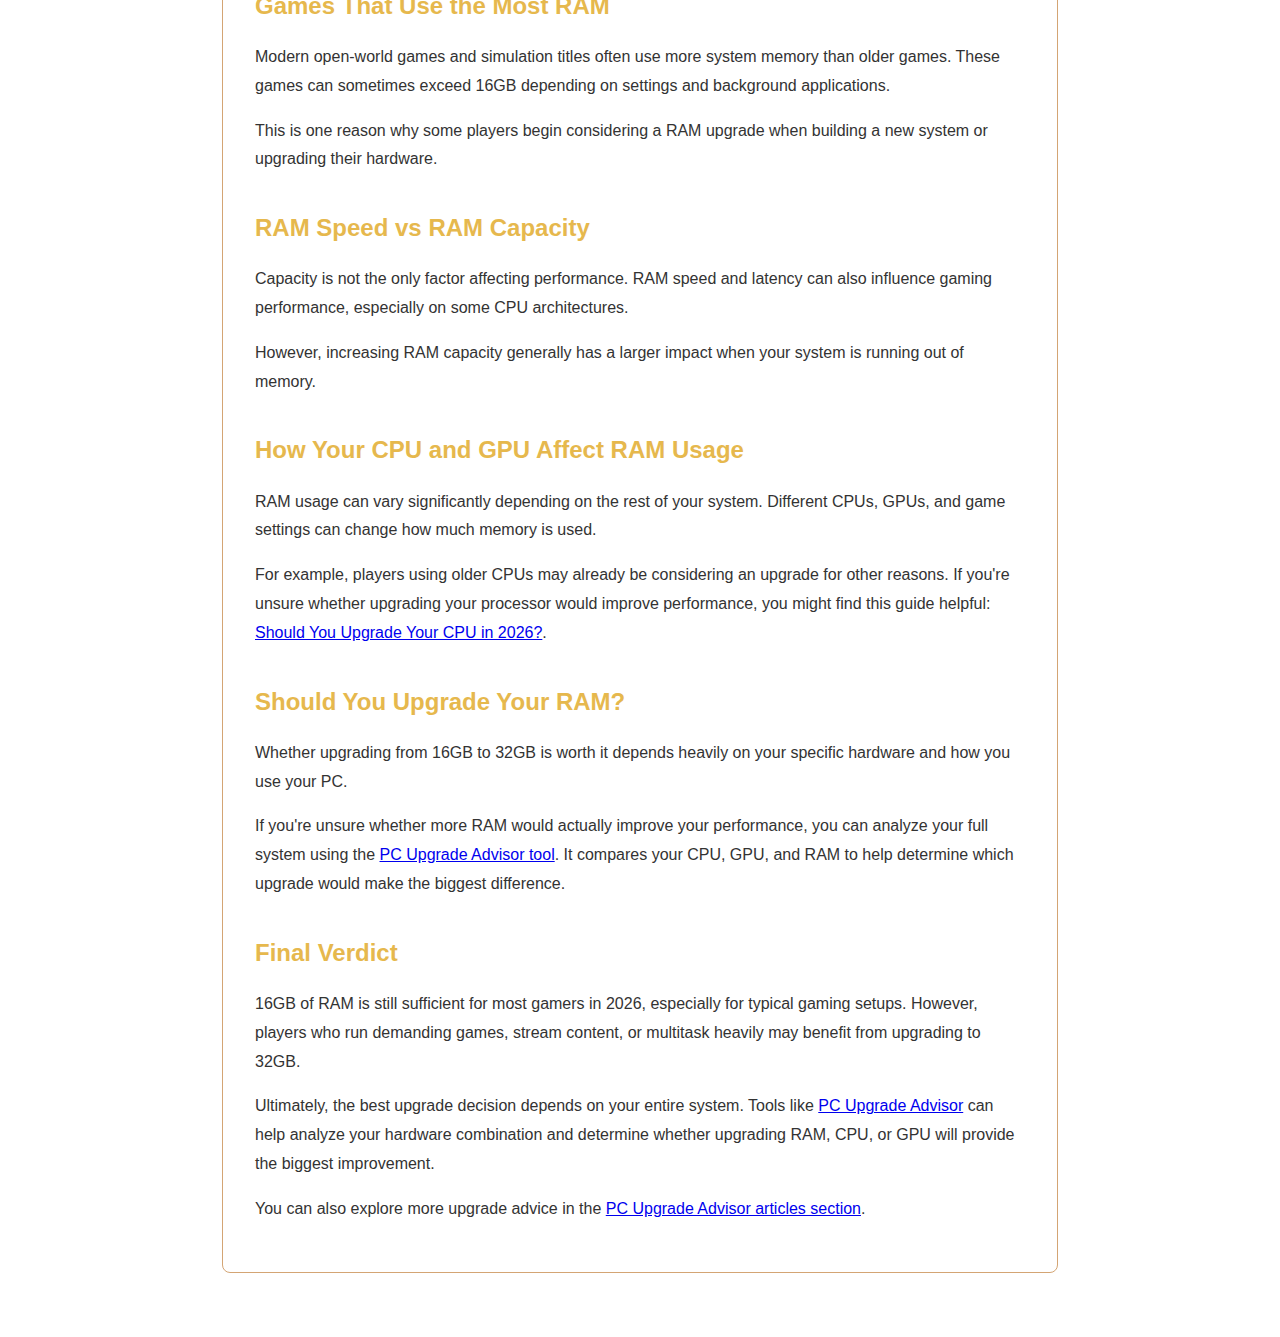
<file: articles/is-16gb-ram-still-enough-for-gaming-in-2026/index.html>
﻿<!doctype html>
<html lang="en">
<head>
    <meta charset="utf-8" />
    <meta name="viewport" content="width=device-width,initial-scale=1" />
    <title>Is 16GB RAM Still Enough for Gaming in 2026? - PC Upgrade Advisor</title>
    <meta name="description" content="Many gaming PCs still run 16GB of RAM, but modern games are becoming more demanding. Here’s when 16GB is still enough and when upgrading to 32GB makes sense." />
    <link rel="canonical" href="https://pcupgradeadvisor.com/articles/is-16gb-ram-still-enough-for-gaming-in-2026/" />
    <link rel="stylesheet" href="../../style.css" />
    <style>
        .article-container {
            max-width: 900px;
            margin: 0 auto;
            padding: 2rem;
        }

        .article-meta {
            display: flex;
            flex-wrap: wrap;
            gap: 1rem;
            font-size: 0.875rem;
            color: var(--text-secondary, #666);
            margin-bottom: 0.75rem;
        }

        .article-tags {
            display: flex;
            flex-wrap: wrap;
            gap: 0.5rem;
            margin-top: 1rem;
            margin-bottom: 1rem;
        }

        .article-tag {
            background: var(--tag-bg, #e3f2fd);
            color: var(--primary-color, #2196F3);
            padding: 0.25rem 0.75rem;
            border-radius: 12px;
            font-size: 0.875rem;
        }

        .article-full {
            background: var(--card-bg, #fff);
            border: 1px solid var(--border-color, #e0e0e0);
            border-radius: 8px;
            padding: 2rem;
            margin-bottom: 2rem;
        }

        .article-full h1 {
            font-size: 2rem;
            margin-bottom: 1rem;
        }

        .article-content {
            line-height: 1.8;
            color: var(--text-color, #333);
        }

        .article-content h2 {
            font-size: 1.5rem;
            margin-top: 2rem;
            margin-bottom: 1rem;
        }

        .article-content h3 {
            font-size: 1.25rem;
            margin-top: 1.5rem;
            margin-bottom: 0.75rem;
        }

        .article-content p {
            margin-bottom: 1rem;
        }

        .article-content ul, .article-content ol {
            margin-bottom: 1rem;
            padding-left: 2rem;
        }

        .article-content li {
            margin-bottom: 0.5rem;
        }

        .nav-links {
            display: flex;
            flex-wrap: wrap;
            gap: 1rem;
            margin-bottom: 2rem;
        }

        .nav-links a {
            color: var(--primary-color, #2196F3);
            text-decoration: none;
            font-weight: 600;
        }

        .nav-links a:hover {
            text-decoration: underline;
        }

        body.dark-mode {
            --card-bg: #2d2d2d;
            --border-color: #444;
            --text-color: #e0e0e0;
            --text-secondary: #999;
            --tag-bg: #1e3a5f;
        }
    </style>
</head>
<body>
    <header>
        <div class="header-content">
            <h1>PC Upgrade Articles</h1>
            <p>Expert guides and insights for optimizing your PC</p>
        </div>
        <button id="themeToggle" class="theme-toggle" title="Toggle dark mode">🌙</button>
    </header>

    <main class="article-container">
        <div class="nav-links">
            <a href="../../articles.html">← Back to Articles</a>
            <a href="../../index.html">Upgrade Recommendation →</a>
        </div>

        <article class="article-full">
            <div class="article-meta">
                <span>March 12, 2026 • 5 min read</span>
            </div>
            <h1>Is 16GB RAM Still Enough for Gaming in 2026?</h1>
            <div class='article-tags'><span class='article-tag'>RAM</span><span class='article-tag'>Gaming RAM</span><span class='article-tag'>16GB RAM</span><span class='article-tag'>32GB RAM</span><span class='article-tag'>PC Upgrade</span><span class='article-tag'>Gaming Performance</span><span class='article-tag'>PC Hardware Guide</span></div>
            <div class="article-content">
                <h2>Quick Answer</h2>
<p>For most gamers, 16GB of RAM is still enough in 2026. It can handle the majority of modern games without major issues. However, some newer AAA titles and multitasking setups are beginning to benefit from 32GB of RAM.</p>

<h2>Why 16GB Became the Standard</h2>
<p>For many years, 16GB of RAM has been the recommended amount for gaming PCs. It provides enough memory for modern games, background applications, and the operating system without causing performance issues.</p>

<p>This is why most gaming builds over the last several years have included 16GB as the default configuration.</p>

<h2>When 16GB RAM Is Still Enough</h2>

<p>Many players can still use 16GB without noticing any problems, especially if their system is mainly used for gaming.</p>

<ul>
<li>Playing esports titles or competitive games</li>
<li>Running games at 1080p or 1440p</li>
<li>Not running many background applications</li>
<li>Using the PC mainly for gaming</li>
</ul>

<p>In these situations, upgrading to 32GB may provide little to no noticeable performance improvement.</p>

<h2>When 32GB RAM Makes Sense</h2>

<p>Some users will benefit from upgrading beyond 16GB, particularly if they run demanding games or multiple applications at the same time.</p>

<ul>
<li>Playing newer AAA games with high settings</li>
<li>Streaming or recording gameplay</li>
<li>Running many background programs</li>
<li>Using mods or large game worlds</li>
<li>Multitasking while gaming</li>
</ul>

<p>In these cases, having more RAM can help reduce stuttering and improve system responsiveness.</p>

<h2>Games That Use the Most RAM</h2>

<p>Modern open-world games and simulation titles often use more system memory than older games. These games can sometimes exceed 16GB depending on settings and background applications.</p>

<p>This is one reason why some players begin considering a RAM upgrade when building a new system or upgrading their hardware.</p>

<h2>RAM Speed vs RAM Capacity</h2>

<p>Capacity is not the only factor affecting performance. RAM speed and latency can also influence gaming performance, especially on some CPU architectures.</p>

<p>However, increasing RAM capacity generally has a larger impact when your system is running out of memory.</p>

<h2>How Your CPU and GPU Affect RAM Usage</h2>

<p>RAM usage can vary significantly depending on the rest of your system. Different CPUs, GPUs, and game settings can change how much memory is used.</p>

<p>For example, players using older CPUs may already be considering an upgrade for other reasons. If you're unsure whether upgrading your processor would improve performance, you might find this guide helpful: <a href="https://pcupgradeadvisor.com/articles/should-you-upgrade-your-cpu/">Should You Upgrade Your CPU in 2026?</a>.</p>

<h2>Should You Upgrade Your RAM?</h2>

<p>Whether upgrading from 16GB to 32GB is worth it depends heavily on your specific hardware and how you use your PC.</p>

<p>If you're unsure whether more RAM would actually improve your performance, you can analyze your full system using the <a href="https://pcupgradeadvisor.com/">PC Upgrade Advisor tool</a>. It compares your CPU, GPU, and RAM to help determine which upgrade would make the biggest difference.</p>

<h2>Final Verdict</h2>

<p>16GB of RAM is still sufficient for most gamers in 2026, especially for typical gaming setups. However, players who run demanding games, stream content, or multitask heavily may benefit from upgrading to 32GB.</p>

<p>Ultimately, the best upgrade decision depends on your entire system. Tools like <a href="https://pcupgradeadvisor.com/">PC Upgrade Advisor</a> can help analyze your hardware combination and determine whether upgrading RAM, CPU, or GPU will provide the biggest improvement.</p>

<p>You can also explore more upgrade advice in the <a href="https://pcupgradeadvisor.com/articles.html">PC Upgrade Advisor articles section</a>.</p>
            </div>
        </article>
    </main>

    <script>
        const themeToggle = document.getElementById('themeToggle');
        const body = document.body;

        if (localStorage.getItem('darkMode') === 'enabled') {
            body.classList.add('dark-mode');
            themeToggle.textContent = '☀️';
        }

        themeToggle.addEventListener('click', () => {
            body.classList.toggle('dark-mode');
            if (body.classList.contains('dark-mode')) {
                localStorage.setItem('darkMode', 'enabled');
                themeToggle.textContent = '☀️';
            } else {
                localStorage.setItem('darkMode', 'disabled');
                themeToggle.textContent = '🌙';
            }
        });
    </script>
</body>
</html>
</file>
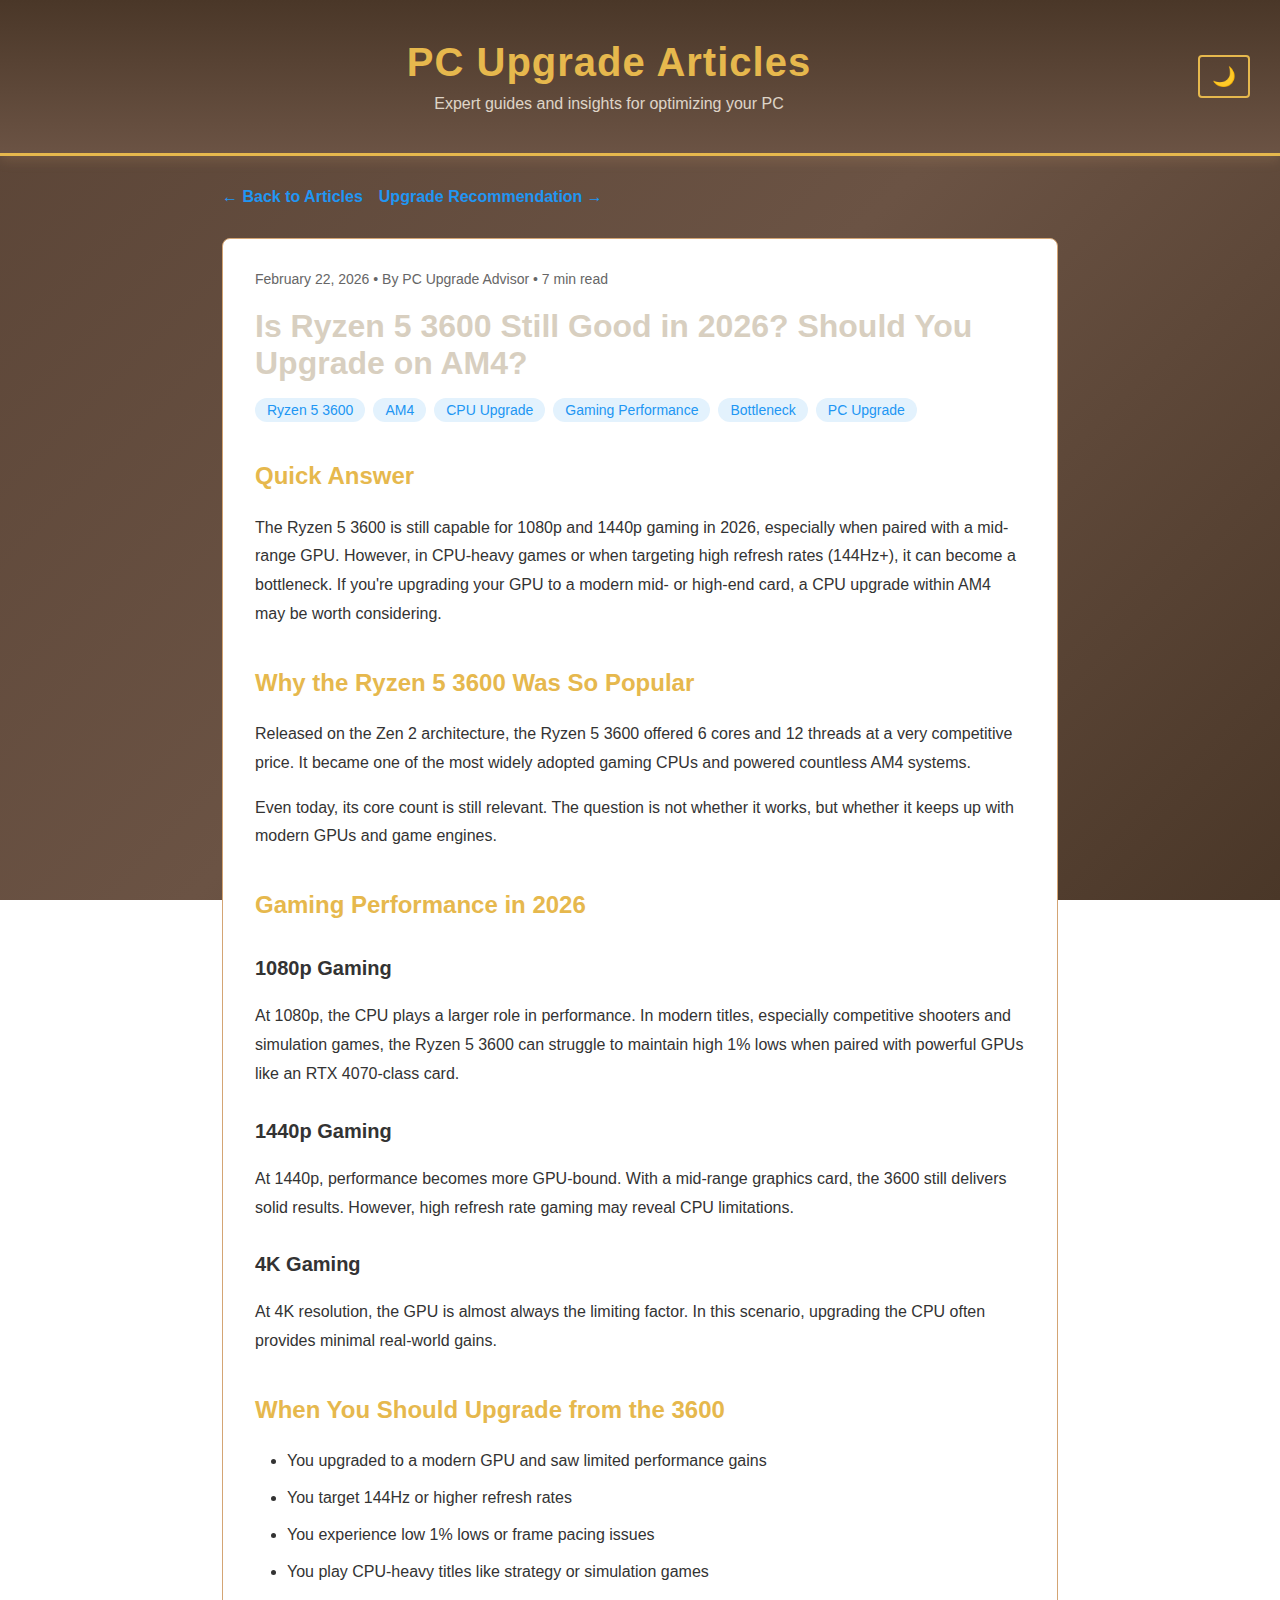
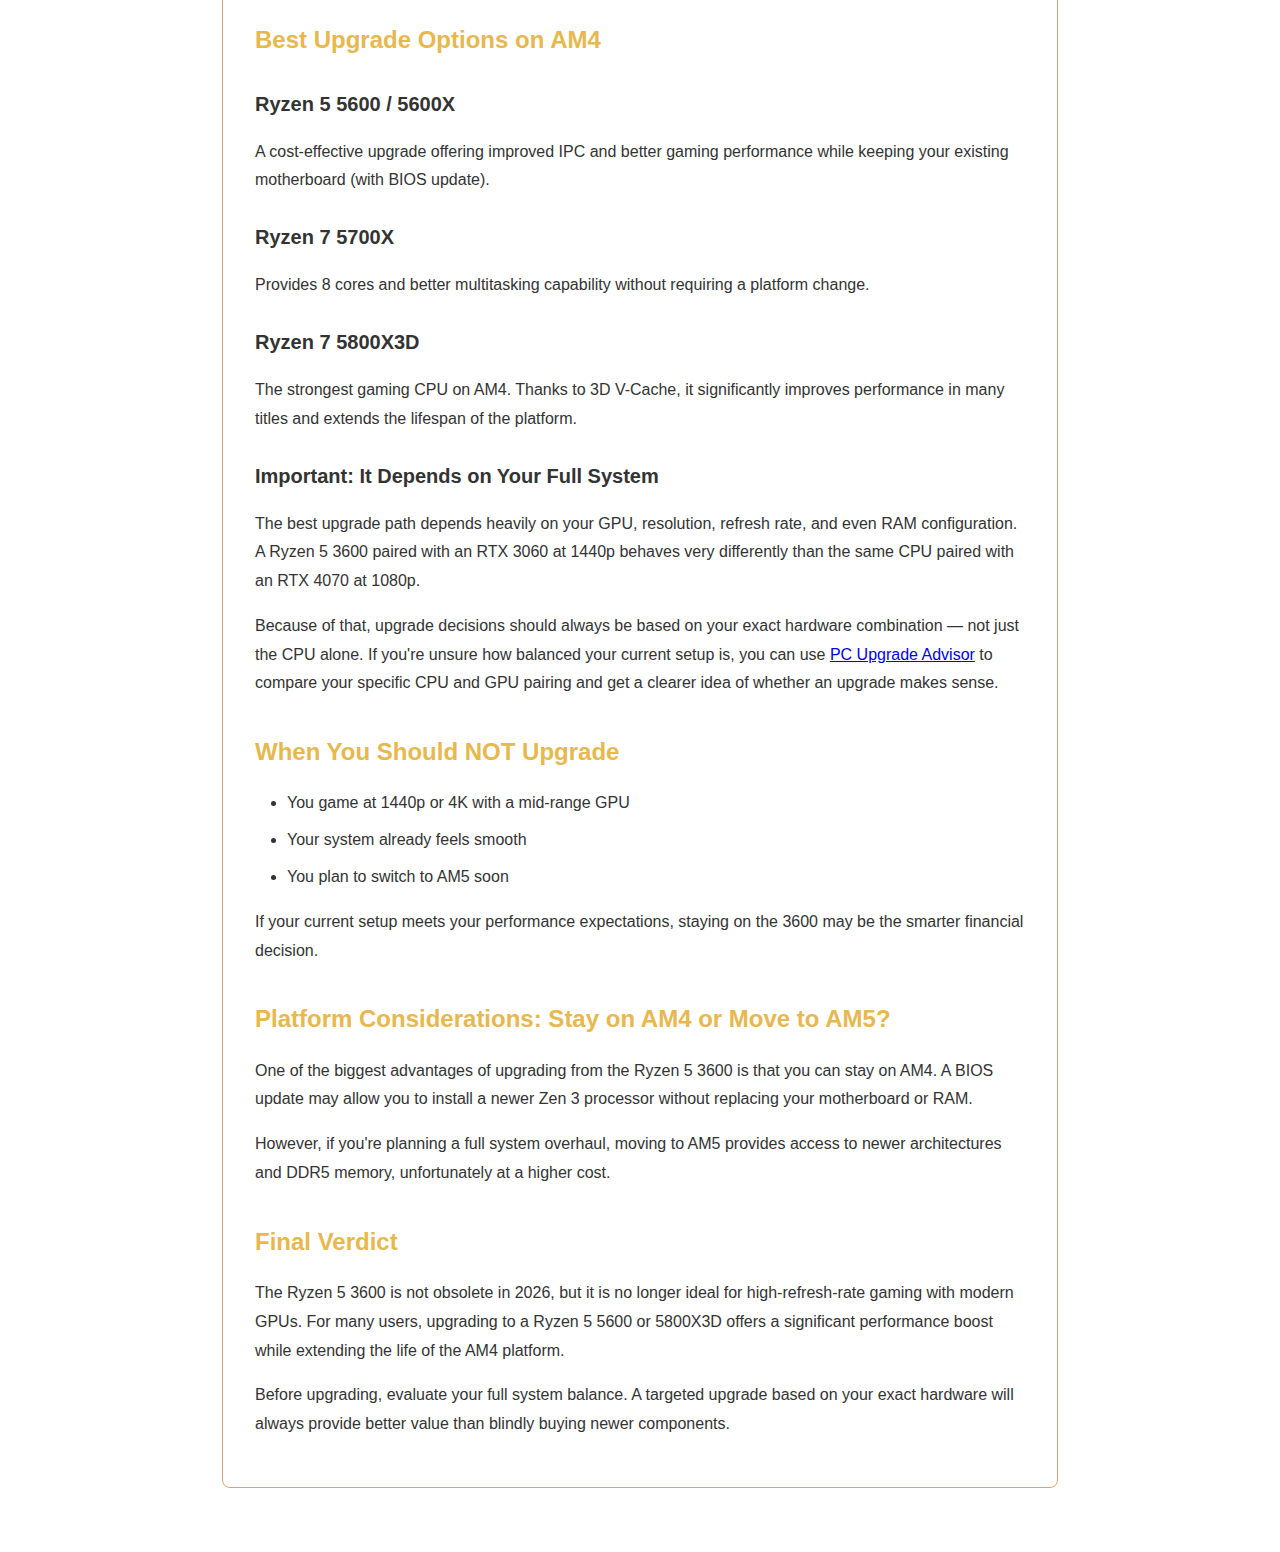
<file: articles/is-ryzen-5-3600-still-good-in-2026-should-you-upgrade-on-am4/index.html>
﻿<!doctype html>
<html lang="en">
<head>
    <meta charset="utf-8" />
    <meta name="viewport" content="width=device-width,initial-scale=1" />
    <title>Is Ryzen 5 3600 Still Good in 2026? Should You Upgrade on AM4? - PC Upgrade Advisor</title>
    <meta name="description" content="The Ryzen 5 3600 has been one of the most popular CPUs ever released. But in 2026, is it still enough for modern gaming, or is it time to upgrade within the AM4 platform?" />
    <link rel="canonical" href="https://pcupgradeadvisor.com/articles/is-ryzen-5-3600-still-good-in-2026-should-you-upgrade-on-am4/" />
    <link rel="stylesheet" href="../../style.css" />
    <style>
        .article-container {
            max-width: 900px;
            margin: 0 auto;
            padding: 2rem;
        }

        .article-meta {
            display: flex;
            flex-wrap: wrap;
            gap: 1rem;
            font-size: 0.875rem;
            color: var(--text-secondary, #666);
            margin-bottom: 0.75rem;
        }

        .article-tags {
            display: flex;
            flex-wrap: wrap;
            gap: 0.5rem;
            margin-top: 1rem;
            margin-bottom: 1rem;
        }

        .article-tag {
            background: var(--tag-bg, #e3f2fd);
            color: var(--primary-color, #2196F3);
            padding: 0.25rem 0.75rem;
            border-radius: 12px;
            font-size: 0.875rem;
        }

        .article-full {
            background: var(--card-bg, #fff);
            border: 1px solid var(--border-color, #e0e0e0);
            border-radius: 8px;
            padding: 2rem;
            margin-bottom: 2rem;
        }

        .article-full h1 {
            font-size: 2rem;
            margin-bottom: 1rem;
        }

        .article-content {
            line-height: 1.8;
            color: var(--text-color, #333);
        }

        .article-content h2 {
            font-size: 1.5rem;
            margin-top: 2rem;
            margin-bottom: 1rem;
        }

        .article-content h3 {
            font-size: 1.25rem;
            margin-top: 1.5rem;
            margin-bottom: 0.75rem;
        }

        .article-content p {
            margin-bottom: 1rem;
        }

        .article-content ul, .article-content ol {
            margin-bottom: 1rem;
            padding-left: 2rem;
        }

        .article-content li {
            margin-bottom: 0.5rem;
        }

        .nav-links {
            display: flex;
            flex-wrap: wrap;
            gap: 1rem;
            margin-bottom: 2rem;
        }

        .nav-links a {
            color: var(--primary-color, #2196F3);
            text-decoration: none;
            font-weight: 600;
        }

        .nav-links a:hover {
            text-decoration: underline;
        }

        body.dark-mode {
            --card-bg: #2d2d2d;
            --border-color: #444;
            --text-color: #e0e0e0;
            --text-secondary: #999;
            --tag-bg: #1e3a5f;
        }
    </style>
</head>
<body>
    <header>
        <div class="header-content">
            <h1>PC Upgrade Articles</h1>
            <p>Expert guides and insights for optimizing your PC</p>
        </div>
        <button id="themeToggle" class="theme-toggle" title="Toggle dark mode">🌙</button>
    </header>

    <main class="article-container">
        <div class="nav-links">
            <a href="../../articles.html">← Back to Articles</a>
            <a href="../../index.html">Upgrade Recommendation →</a>
        </div>

        <article class="article-full">
            <div class="article-meta">
                <span>February 22, 2026 • By PC Upgrade Advisor • 7 min read</span>
            </div>
            <h1>Is Ryzen 5 3600 Still Good in 2026? Should You Upgrade on AM4?</h1>
            <div class='article-tags'><span class='article-tag'>Ryzen 5 3600</span><span class='article-tag'>AM4</span><span class='article-tag'>CPU Upgrade</span><span class='article-tag'>Gaming Performance</span><span class='article-tag'>Bottleneck</span><span class='article-tag'>PC Upgrade</span></div>
            <div class="article-content">
                <h2>Quick Answer</h2>
<p>The Ryzen 5 3600 is still capable for 1080p and 1440p gaming in 2026, especially when paired with a mid-range GPU. However, in CPU-heavy games or when targeting high refresh rates (144Hz+), it can become a bottleneck. If you're upgrading your GPU to a modern mid- or high-end card, a CPU upgrade within AM4 may be worth considering.</p>

<h2>Why the Ryzen 5 3600 Was So Popular</h2>
<p>Released on the Zen 2 architecture, the Ryzen 5 3600 offered 6 cores and 12 threads at a very competitive price. It became one of the most widely adopted gaming CPUs and powered countless AM4 systems.</p>

<p>Even today, its core count is still relevant. The question is not whether it works, but whether it keeps up with modern GPUs and game engines.</p>

<h2>Gaming Performance in 2026</h2>

<h3>1080p Gaming</h3>
<p>At 1080p, the CPU plays a larger role in performance. In modern titles, especially competitive shooters and simulation games, the Ryzen 5 3600 can struggle to maintain high 1% lows when paired with powerful GPUs like an RTX 4070-class card.</p>

<h3>1440p Gaming</h3>
<p>At 1440p, performance becomes more GPU-bound. With a mid-range graphics card, the 3600 still delivers solid results. However, high refresh rate gaming may reveal CPU limitations.</p>

<h3>4K Gaming</h3>
<p>At 4K resolution, the GPU is almost always the limiting factor. In this scenario, upgrading the CPU often provides minimal real-world gains.</p>

<h2>When You Should Upgrade from the 3600</h2>

<ul>
<li>You upgraded to a modern GPU and saw limited performance gains</li>
<li>You target 144Hz or higher refresh rates</li>
<li>You experience low 1% lows or frame pacing issues</li>
<li>You play CPU-heavy titles like strategy or simulation games</li>
</ul>

<h2>Best Upgrade Options on AM4</h2>

<h3>Ryzen 5 5600 / 5600X</h3>
<p>A cost-effective upgrade offering improved IPC and better gaming performance while keeping your existing motherboard (with BIOS update).</p>

<h3>Ryzen 7 5700X</h3>
<p>Provides 8 cores and better multitasking capability without requiring a platform change.</p>

<h3>Ryzen 7 5800X3D</h3>
<p>The strongest gaming CPU on AM4. Thanks to 3D V-Cache, it significantly improves performance in many titles and extends the lifespan of the platform.</p>

<h3>Important: It Depends on Your Full System</h3>
<p>The best upgrade path depends heavily on your GPU, resolution, refresh rate, and even RAM configuration. A Ryzen 5 3600 paired with an RTX 3060 at 1440p behaves very differently than the same CPU paired with an RTX 4070 at 1080p.</p>

<p>Because of that, upgrade decisions should always be based on your exact hardware combination — not just the CPU alone. If you're unsure how balanced your current setup is, you can use <a href="https://pcupgradeadvisor.com" target="_blank" rel="noopener">PC Upgrade Advisor</a> to compare your specific CPU and GPU pairing and get a clearer idea of whether an upgrade makes sense.</p>

<h2>When You Should NOT Upgrade</h2>

<ul>
<li>You game at 1440p or 4K with a mid-range GPU</li>
<li>Your system already feels smooth</li>
<li>You plan to switch to AM5 soon</li>
</ul>

<p>If your current setup meets your performance expectations, staying on the 3600 may be the smarter financial decision.</p>

<h2>Platform Considerations: Stay on AM4 or Move to AM5?</h2>
<p>One of the biggest advantages of upgrading from the Ryzen 5 3600 is that you can stay on AM4. A BIOS update may allow you to install a newer Zen 3 processor without replacing your motherboard or RAM.</p>

<p>However, if you're planning a full system overhaul, moving to AM5 provides access to newer architectures and DDR5 memory, unfortunately at a higher cost.</p>

<h2>Final Verdict</h2>
<p>The Ryzen 5 3600 is not obsolete in 2026, but it is no longer ideal for high-refresh-rate gaming with modern GPUs. For many users, upgrading to a Ryzen 5 5600 or 5800X3D offers a significant performance boost while extending the life of the AM4 platform.</p>

<p>Before upgrading, evaluate your full system balance. A targeted upgrade based on your exact hardware will always provide better value than blindly buying newer components.</p>
            </div>
        </article>
    </main>

    <script>
        const themeToggle = document.getElementById('themeToggle');
        const body = document.body;

        if (localStorage.getItem('darkMode') === 'enabled') {
            body.classList.add('dark-mode');
            themeToggle.textContent = '☀️';
        }

        themeToggle.addEventListener('click', () => {
            body.classList.toggle('dark-mode');
            if (body.classList.contains('dark-mode')) {
                localStorage.setItem('darkMode', 'enabled');
                themeToggle.textContent = '☀️';
            } else {
                localStorage.setItem('darkMode', 'disabled');
                themeToggle.textContent = '🌙';
            }
        });
    </script>
</body>
</html>
</file>
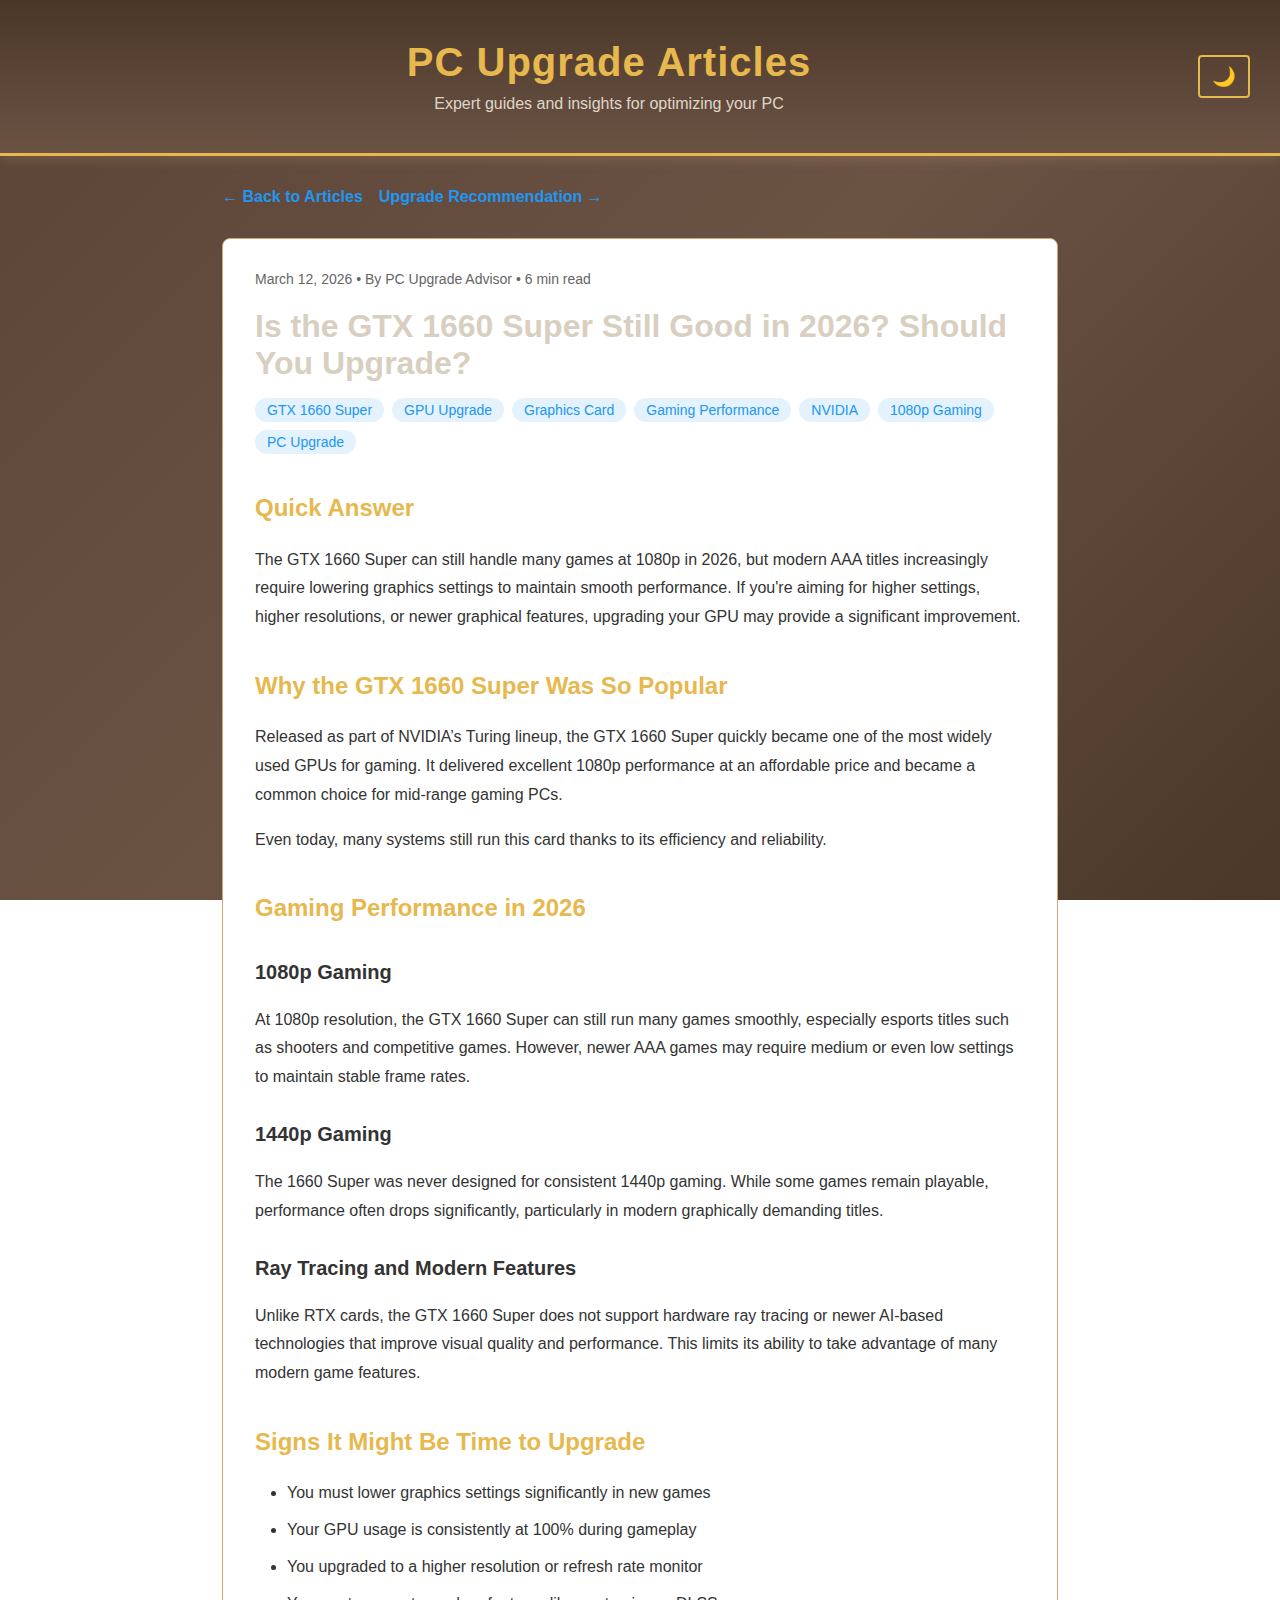
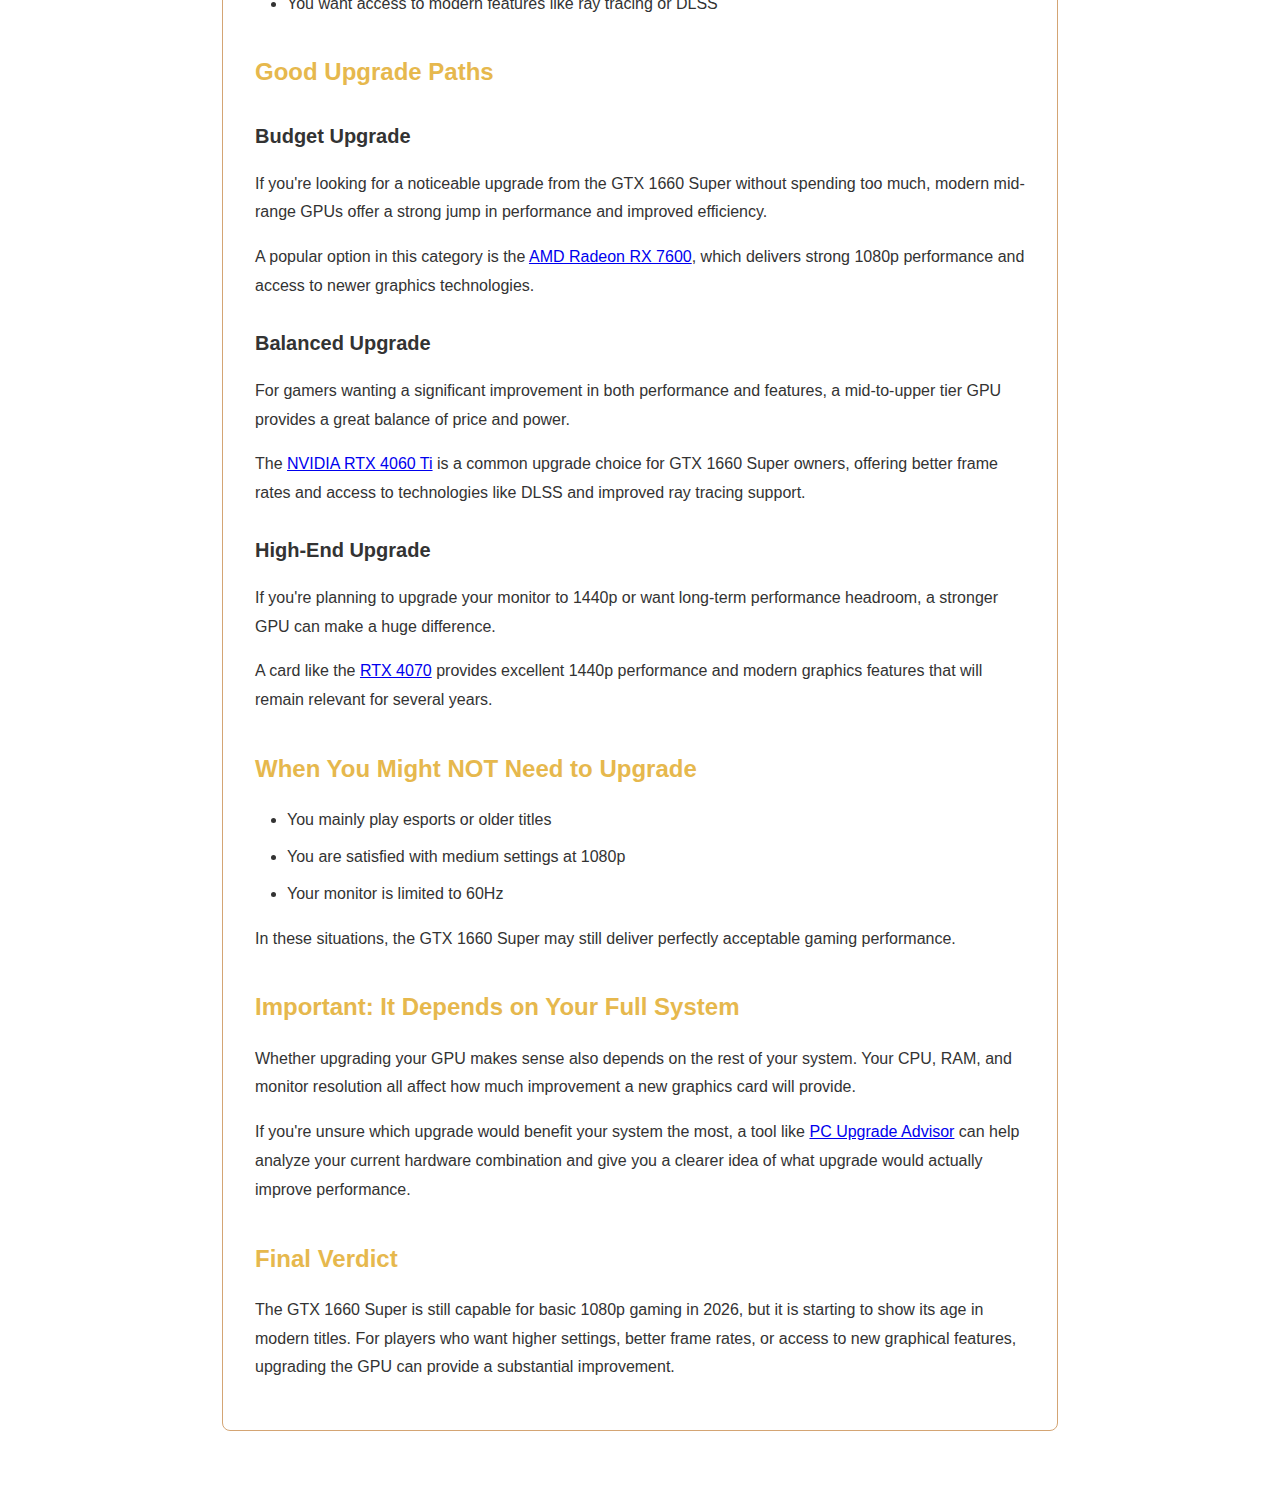
<file: articles/is-the-gtx-1660-super-still-good-should-you-upgrade/index.html>
﻿<!doctype html>
<html lang="en">
<head>
    <meta charset="utf-8" />
    <meta name="viewport" content="width=device-width,initial-scale=1" />
    <title>Is the GTX 1660 Super Still Good in 2026? Should You Upgrade? - PC Upgrade Advisor</title>
    <meta name="description" content="The GTX 1660 Super was one of the most popular GPUs for 1080p gaming. But in 2026, can it still keep up with modern games, or is it time to upgrade?" />
    <link rel="canonical" href="https://pcupgradeadvisor.com/articles/is-the-gtx-1660-super-still-good-should-you-upgrade/" />
    <link rel="stylesheet" href="../../style.css" />
    <style>
        .article-container {
            max-width: 900px;
            margin: 0 auto;
            padding: 2rem;
        }

        .article-meta {
            display: flex;
            flex-wrap: wrap;
            gap: 1rem;
            font-size: 0.875rem;
            color: var(--text-secondary, #666);
            margin-bottom: 0.75rem;
        }

        .article-tags {
            display: flex;
            flex-wrap: wrap;
            gap: 0.5rem;
            margin-top: 1rem;
            margin-bottom: 1rem;
        }

        .article-tag {
            background: var(--tag-bg, #e3f2fd);
            color: var(--primary-color, #2196F3);
            padding: 0.25rem 0.75rem;
            border-radius: 12px;
            font-size: 0.875rem;
        }

        .article-full {
            background: var(--card-bg, #fff);
            border: 1px solid var(--border-color, #e0e0e0);
            border-radius: 8px;
            padding: 2rem;
            margin-bottom: 2rem;
        }

        .article-full h1 {
            font-size: 2rem;
            margin-bottom: 1rem;
        }

        .article-content {
            line-height: 1.8;
            color: var(--text-color, #333);
        }

        .article-content h2 {
            font-size: 1.5rem;
            margin-top: 2rem;
            margin-bottom: 1rem;
        }

        .article-content h3 {
            font-size: 1.25rem;
            margin-top: 1.5rem;
            margin-bottom: 0.75rem;
        }

        .article-content p {
            margin-bottom: 1rem;
        }

        .article-content ul, .article-content ol {
            margin-bottom: 1rem;
            padding-left: 2rem;
        }

        .article-content li {
            margin-bottom: 0.5rem;
        }

        .nav-links {
            display: flex;
            flex-wrap: wrap;
            gap: 1rem;
            margin-bottom: 2rem;
        }

        .nav-links a {
            color: var(--primary-color, #2196F3);
            text-decoration: none;
            font-weight: 600;
        }

        .nav-links a:hover {
            text-decoration: underline;
        }

        body.dark-mode {
            --card-bg: #2d2d2d;
            --border-color: #444;
            --text-color: #e0e0e0;
            --text-secondary: #999;
            --tag-bg: #1e3a5f;
        }
    </style>
</head>
<body>
    <header>
        <div class="header-content">
            <h1>PC Upgrade Articles</h1>
            <p>Expert guides and insights for optimizing your PC</p>
        </div>
        <button id="themeToggle" class="theme-toggle" title="Toggle dark mode">🌙</button>
    </header>

    <main class="article-container">
        <div class="nav-links">
            <a href="../../articles.html">← Back to Articles</a>
            <a href="../../index.html">Upgrade Recommendation →</a>
        </div>

        <article class="article-full">
            <div class="article-meta">
                <span>March 12, 2026 • By PC Upgrade Advisor • 6 min read</span>
            </div>
            <h1>Is the GTX 1660 Super Still Good in 2026? Should You Upgrade?</h1>
            <div class='article-tags'><span class='article-tag'>GTX 1660 Super</span><span class='article-tag'>GPU Upgrade</span><span class='article-tag'>Graphics Card</span><span class='article-tag'>Gaming Performance</span><span class='article-tag'>NVIDIA</span><span class='article-tag'>1080p Gaming</span><span class='article-tag'>PC Upgrade</span></div>
            <div class="article-content">
                <h2>Quick Answer</h2>
<p>The GTX 1660 Super can still handle many games at 1080p in 2026, but modern AAA titles increasingly require lowering graphics settings to maintain smooth performance. If you're aiming for higher settings, higher resolutions, or newer graphical features, upgrading your GPU may provide a significant improvement.</p>

<h2>Why the GTX 1660 Super Was So Popular</h2>
<p>Released as part of NVIDIA’s Turing lineup, the GTX 1660 Super quickly became one of the most widely used GPUs for gaming. It delivered excellent 1080p performance at an affordable price and became a common choice for mid-range gaming PCs.</p>

<p>Even today, many systems still run this card thanks to its efficiency and reliability.</p>

<h2>Gaming Performance in 2026</h2>

<h3>1080p Gaming</h3>
<p>At 1080p resolution, the GTX 1660 Super can still run many games smoothly, especially esports titles such as shooters and competitive games. However, newer AAA games may require medium or even low settings to maintain stable frame rates.</p>

<h3>1440p Gaming</h3>
<p>The 1660 Super was never designed for consistent 1440p gaming. While some games remain playable, performance often drops significantly, particularly in modern graphically demanding titles.</p>

<h3>Ray Tracing and Modern Features</h3>
<p>Unlike RTX cards, the GTX 1660 Super does not support hardware ray tracing or newer AI-based technologies that improve visual quality and performance. This limits its ability to take advantage of many modern game features.</p>

<h2>Signs It Might Be Time to Upgrade</h2>

<ul>
<li>You must lower graphics settings significantly in new games</li>
<li>Your GPU usage is consistently at 100% during gameplay</li>
<li>You upgraded to a higher resolution or refresh rate monitor</li>
<li>You want access to modern features like ray tracing or DLSS</li>
</ul>

<h2>Good Upgrade Paths</h2>

<h3>Budget Upgrade</h3>
<p>If you're looking for a noticeable upgrade from the GTX 1660 Super without spending too much, modern mid-range GPUs offer a strong jump in performance and improved efficiency.</p>

<p>A popular option in this category is the <a href="https://www.amazon.com/s?k=rx+7600&tag=pcupgradead02-21" target="_blank" rel="nofollow noopener">AMD Radeon RX 7600</a>, which delivers strong 1080p performance and access to newer graphics technologies.</p>

<h3>Balanced Upgrade</h3>
<p>For gamers wanting a significant improvement in both performance and features, a mid-to-upper tier GPU provides a great balance of price and power.</p>

<p>The <a href="https://www.amazon.com/s?k=rtx+4060+ti&tag=pcupgradead02-21" target="_blank" rel="nofollow noopener">NVIDIA RTX 4060 Ti</a> is a common upgrade choice for GTX 1660 Super owners, offering better frame rates and access to technologies like DLSS and improved ray tracing support.</p>

<h3>High-End Upgrade</h3>
<p>If you're planning to upgrade your monitor to 1440p or want long-term performance headroom, a stronger GPU can make a huge difference.</p>

<p>A card like the <a href="https://www.amazon.com/s?k=rtx+4070&tag=pcupgradead02-21" target="_blank" rel="nofollow noopener">RTX 4070</a> provides excellent 1440p performance and modern graphics features that will remain relevant for several years.</p>

<h2>When You Might NOT Need to Upgrade</h2>

<ul>
<li>You mainly play esports or older titles</li>
<li>You are satisfied with medium settings at 1080p</li>
<li>Your monitor is limited to 60Hz</li>
</ul>

<p>In these situations, the GTX 1660 Super may still deliver perfectly acceptable gaming performance.</p>

<h2>Important: It Depends on Your Full System</h2>

<p>Whether upgrading your GPU makes sense also depends on the rest of your system. Your CPU, RAM, and monitor resolution all affect how much improvement a new graphics card will provide.</p>

<p>If you're unsure which upgrade would benefit your system the most, a tool like <a href="https://pcupgradeadvisor.com" target="_blank" rel="noopener">PC Upgrade Advisor</a> can help analyze your current hardware combination and give you a clearer idea of what upgrade would actually improve performance.</p>

<h2>Final Verdict</h2>

<p>The GTX 1660 Super is still capable for basic 1080p gaming in 2026, but it is starting to show its age in modern titles. For players who want higher settings, better frame rates, or access to new graphical features, upgrading the GPU can provide a substantial improvement.</p>
            </div>
        </article>
    </main>

    <script>
        const themeToggle = document.getElementById('themeToggle');
        const body = document.body;

        if (localStorage.getItem('darkMode') === 'enabled') {
            body.classList.add('dark-mode');
            themeToggle.textContent = '☀️';
        }

        themeToggle.addEventListener('click', () => {
            body.classList.toggle('dark-mode');
            if (body.classList.contains('dark-mode')) {
                localStorage.setItem('darkMode', 'enabled');
                themeToggle.textContent = '☀️';
            } else {
                localStorage.setItem('darkMode', 'disabled');
                themeToggle.textContent = '🌙';
            }
        });
    </script>
</body>
</html>
</file>
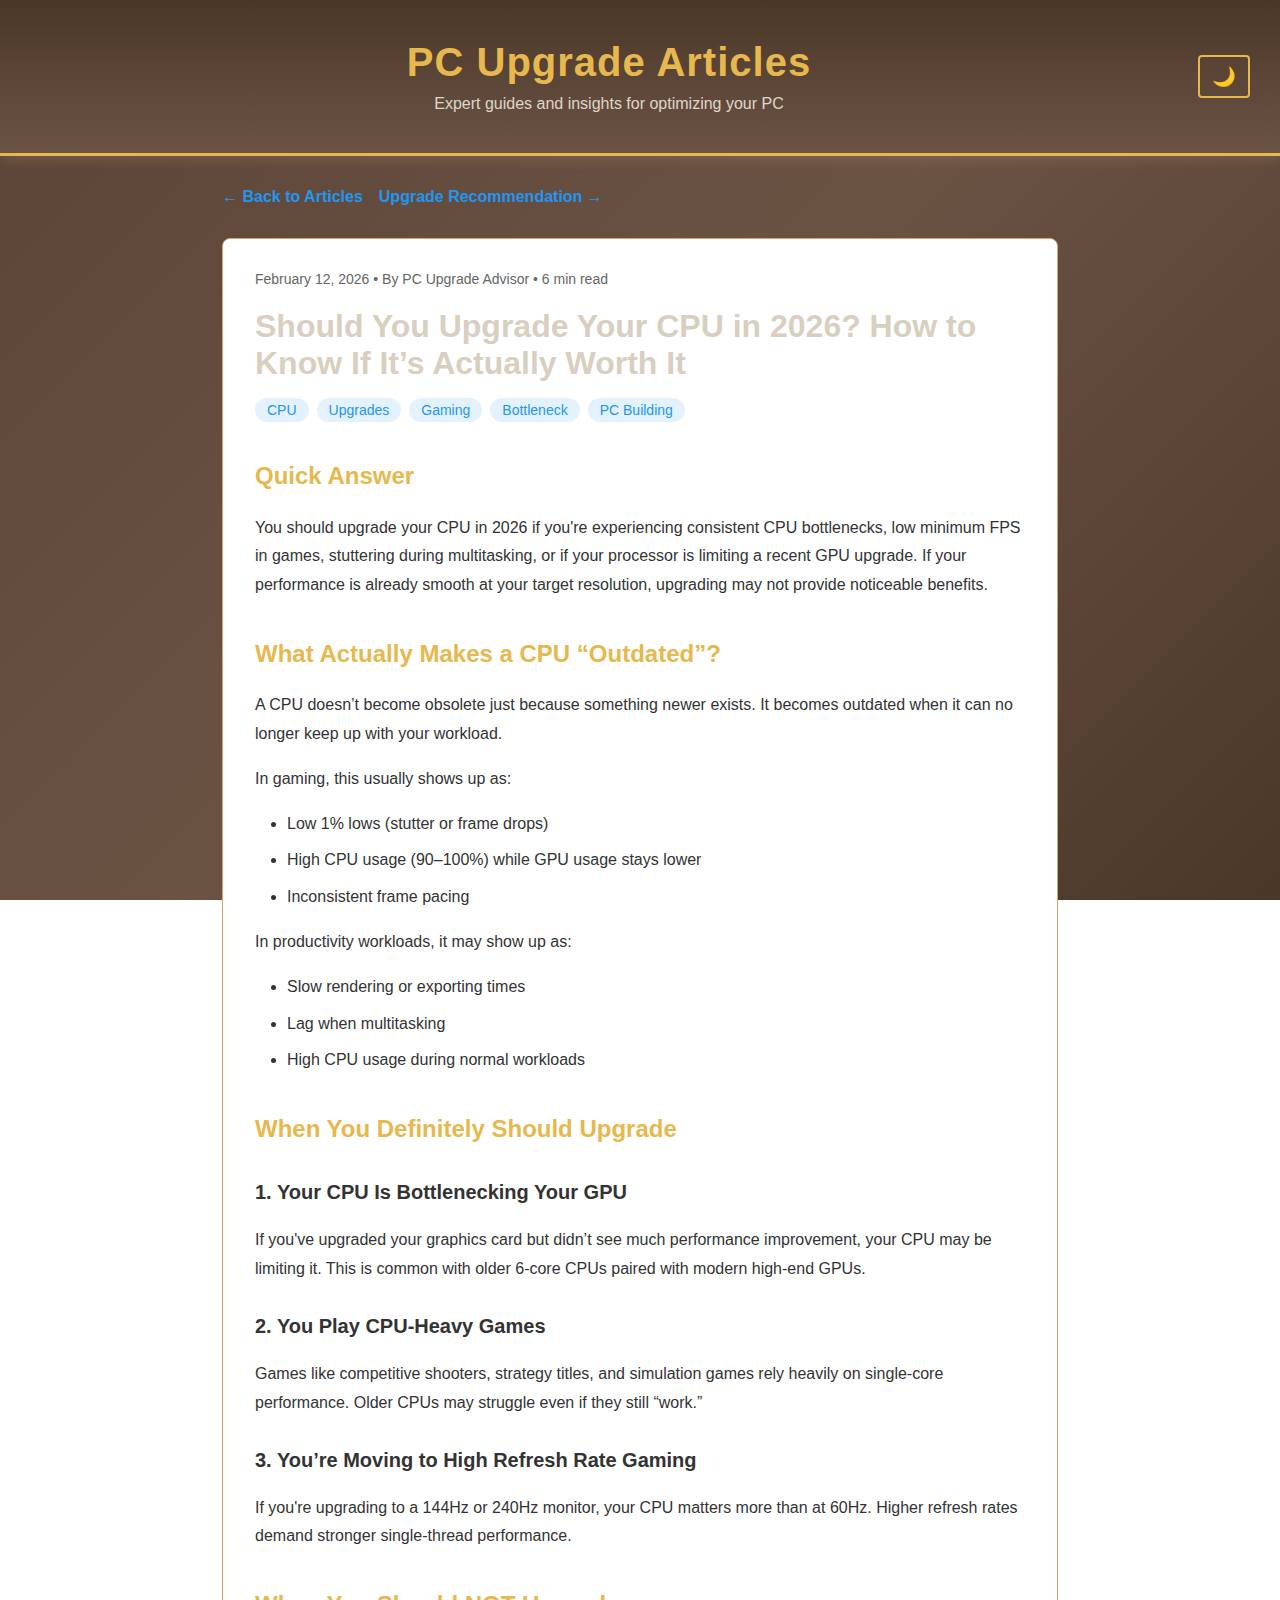
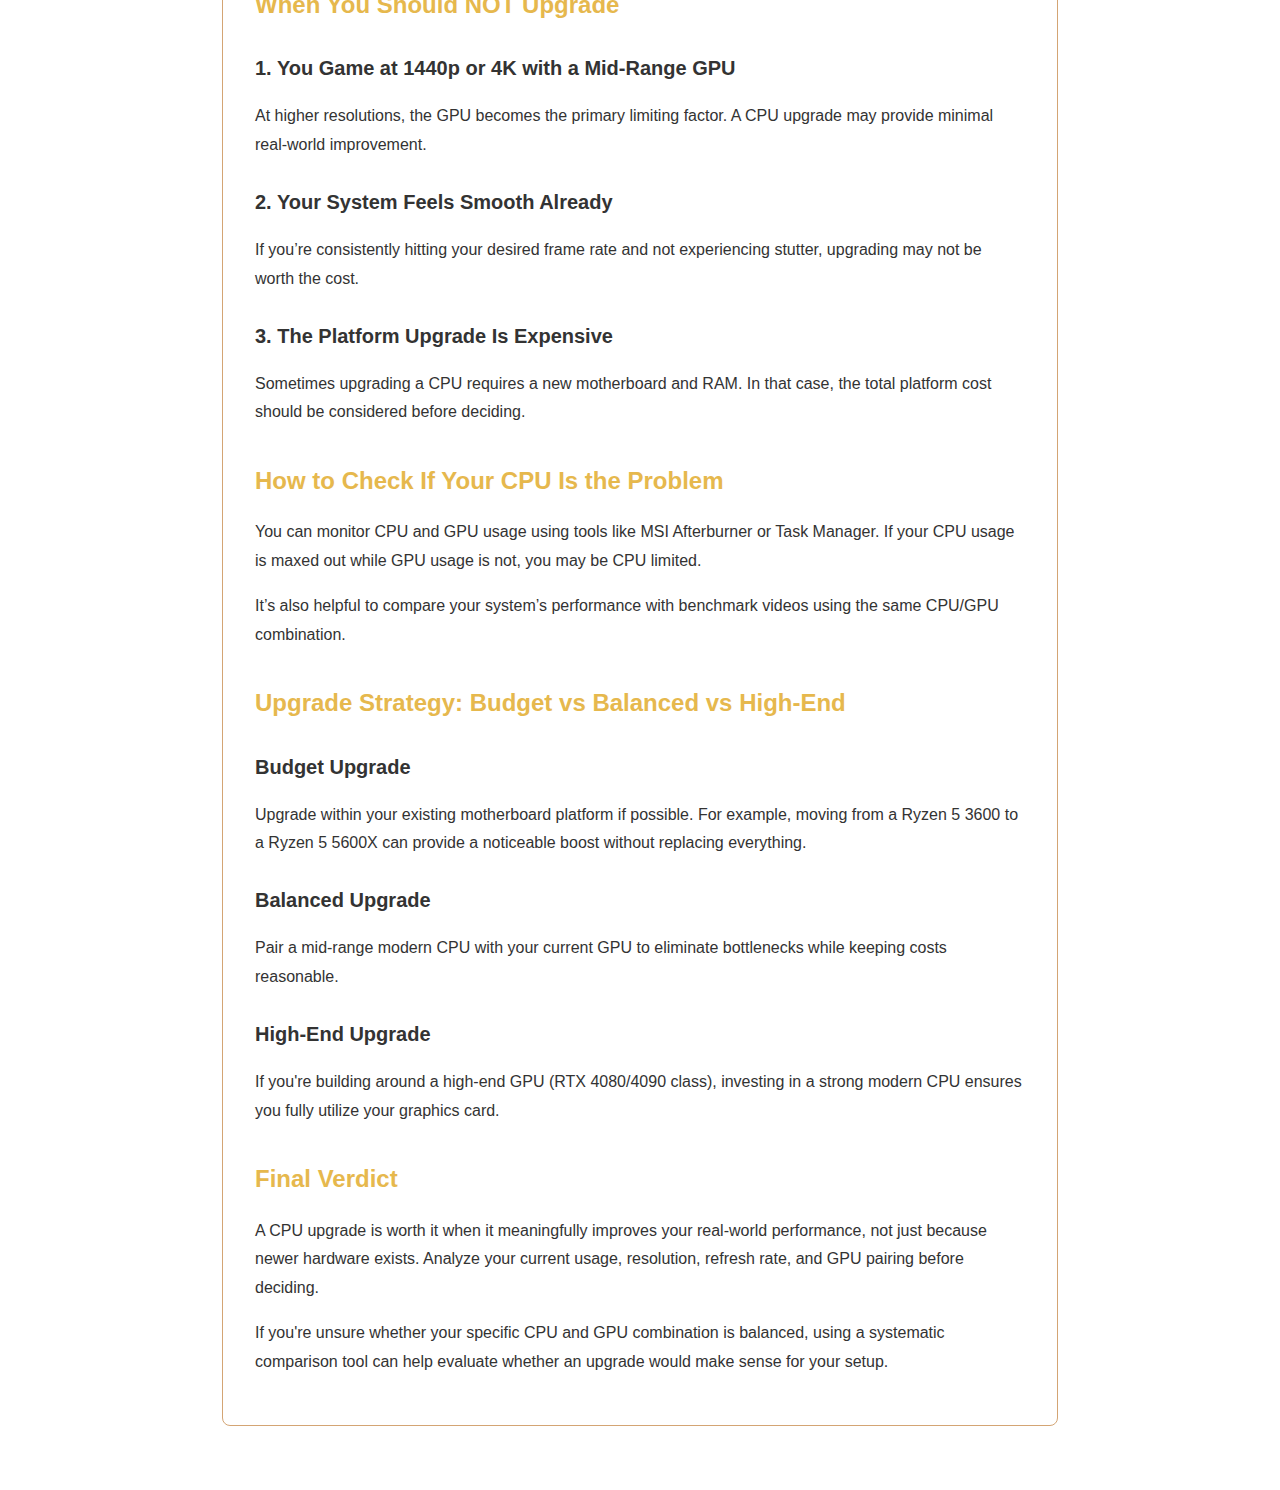
<file: articles/should-you-upgrade-your-cpu-in-2026/index.html>
﻿<!doctype html>
<html lang="en">
<head>
    <meta charset="utf-8" />
    <meta name="viewport" content="width=device-width,initial-scale=1" />
    <title>Should You Upgrade Your CPU in 2026? How to Know If It’s Actually Worth It - PC Upgrade Advisor</title>
    <meta name="description" content="Thinking about upgrading your CPU but not sure if it’s actually worth the money? Here’s how to tell whether your processor is holding you back in gaming or productivity and when you’re better off keeping what you have." />
    <link rel="canonical" href="https://pcupgradeadvisor.com/articles/should-you-upgrade-your-cpu-in-2026/" />
    <link rel="stylesheet" href="../../style.css" />
    <style>
        .article-container {
            max-width: 900px;
            margin: 0 auto;
            padding: 2rem;
        }

        .article-meta {
            display: flex;
            flex-wrap: wrap;
            gap: 1rem;
            font-size: 0.875rem;
            color: var(--text-secondary, #666);
            margin-bottom: 0.75rem;
        }

        .article-tags {
            display: flex;
            flex-wrap: wrap;
            gap: 0.5rem;
            margin-top: 1rem;
            margin-bottom: 1rem;
        }

        .article-tag {
            background: var(--tag-bg, #e3f2fd);
            color: var(--primary-color, #2196F3);
            padding: 0.25rem 0.75rem;
            border-radius: 12px;
            font-size: 0.875rem;
        }

        .article-full {
            background: var(--card-bg, #fff);
            border: 1px solid var(--border-color, #e0e0e0);
            border-radius: 8px;
            padding: 2rem;
            margin-bottom: 2rem;
        }

        .article-full h1 {
            font-size: 2rem;
            margin-bottom: 1rem;
        }

        .article-content {
            line-height: 1.8;
            color: var(--text-color, #333);
        }

        .article-content h2 {
            font-size: 1.5rem;
            margin-top: 2rem;
            margin-bottom: 1rem;
        }

        .article-content h3 {
            font-size: 1.25rem;
            margin-top: 1.5rem;
            margin-bottom: 0.75rem;
        }

        .article-content p {
            margin-bottom: 1rem;
        }

        .article-content ul, .article-content ol {
            margin-bottom: 1rem;
            padding-left: 2rem;
        }

        .article-content li {
            margin-bottom: 0.5rem;
        }

        .nav-links {
            display: flex;
            flex-wrap: wrap;
            gap: 1rem;
            margin-bottom: 2rem;
        }

        .nav-links a {
            color: var(--primary-color, #2196F3);
            text-decoration: none;
            font-weight: 600;
        }

        .nav-links a:hover {
            text-decoration: underline;
        }

        body.dark-mode {
            --card-bg: #2d2d2d;
            --border-color: #444;
            --text-color: #e0e0e0;
            --text-secondary: #999;
            --tag-bg: #1e3a5f;
        }
    </style>
</head>
<body>
    <header>
        <div class="header-content">
            <h1>PC Upgrade Articles</h1>
            <p>Expert guides and insights for optimizing your PC</p>
        </div>
        <button id="themeToggle" class="theme-toggle" title="Toggle dark mode">🌙</button>
    </header>

    <main class="article-container">
        <div class="nav-links">
            <a href="../../articles.html">← Back to Articles</a>
            <a href="../../index.html">Upgrade Recommendation →</a>
        </div>

        <article class="article-full">
            <div class="article-meta">
                <span>February 12, 2026 • By PC Upgrade Advisor • 6 min read</span>
            </div>
            <h1>Should You Upgrade Your CPU in 2026? How to Know If It’s Actually Worth It</h1>
            <div class='article-tags'><span class='article-tag'>CPU</span><span class='article-tag'>Upgrades</span><span class='article-tag'>Gaming</span><span class='article-tag'>Bottleneck</span><span class='article-tag'>PC Building</span></div>
            <div class="article-content">
                <h2>Quick Answer</h2>
<p>You should upgrade your CPU in 2026 if you're experiencing consistent CPU bottlenecks, low minimum FPS in games, stuttering during multitasking, or if your processor is limiting a recent GPU upgrade. If your performance is already smooth at your target resolution, upgrading may not provide noticeable benefits.</p>

<h2>What Actually Makes a CPU “Outdated”?</h2>
<p>A CPU doesn’t become obsolete just because something newer exists. It becomes outdated when it can no longer keep up with your workload.</p>

<p>In gaming, this usually shows up as:</p>
<ul>
<li>Low 1% lows (stutter or frame drops)</li>
<li>High CPU usage (90–100%) while GPU usage stays lower</li>
<li>Inconsistent frame pacing</li>
</ul>

<p>In productivity workloads, it may show up as:</p>
<ul>
<li>Slow rendering or exporting times</li>
<li>Lag when multitasking</li>
<li>High CPU usage during normal workloads</li>
</ul>

<h2>When You Definitely Should Upgrade</h2>

<h3>1. Your CPU Is Bottlenecking Your GPU</h3>
<p>If you've upgraded your graphics card but didn’t see much performance improvement, your CPU may be limiting it. This is common with older 6-core CPUs paired with modern high-end GPUs.</p>

<h3>2. You Play CPU-Heavy Games</h3>
<p>Games like competitive shooters, strategy titles, and simulation games rely heavily on single-core performance. Older CPUs may struggle even if they still “work.”</p>

<h3>3. You’re Moving to High Refresh Rate Gaming</h3>
<p>If you're upgrading to a 144Hz or 240Hz monitor, your CPU matters more than at 60Hz. Higher refresh rates demand stronger single-thread performance.</p>

<h2>When You Should NOT Upgrade</h2>

<h3>1. You Game at 1440p or 4K with a Mid-Range GPU</h3>
<p>At higher resolutions, the GPU becomes the primary limiting factor. A CPU upgrade may provide minimal real-world improvement.</p>

<h3>2. Your System Feels Smooth Already</h3>
<p>If you’re consistently hitting your desired frame rate and not experiencing stutter, upgrading may not be worth the cost.</p>

<h3>3. The Platform Upgrade Is Expensive</h3>
<p>Sometimes upgrading a CPU requires a new motherboard and RAM. In that case, the total platform cost should be considered before deciding.</p>

<h2>How to Check If Your CPU Is the Problem</h2>
<p>You can monitor CPU and GPU usage using tools like MSI Afterburner or Task Manager. If your CPU usage is maxed out while GPU usage is not, you may be CPU limited.</p>

<p>It’s also helpful to compare your system’s performance with benchmark videos using the same CPU/GPU combination.</p>

<h2>Upgrade Strategy: Budget vs Balanced vs High-End</h2>

<h3>Budget Upgrade</h3>
<p>Upgrade within your existing motherboard platform if possible. For example, moving from a Ryzen 5 3600 to a Ryzen 5 5600X can provide a noticeable boost without replacing everything.</p>

<h3>Balanced Upgrade</h3>
<p>Pair a mid-range modern CPU with your current GPU to eliminate bottlenecks while keeping costs reasonable.</p>

<h3>High-End Upgrade</h3>
<p>If you're building around a high-end GPU (RTX 4080/4090 class), investing in a strong modern CPU ensures you fully utilize your graphics card.</p>

<h2>Final Verdict</h2>
<p>A CPU upgrade is worth it when it meaningfully improves your real-world performance, not just because newer hardware exists. Analyze your current usage, resolution, refresh rate, and GPU pairing before deciding.</p>

<p>If you're unsure whether your specific CPU and GPU combination is balanced, using a systematic comparison tool can help evaluate whether an upgrade would make sense for your setup.<p>
            </div>
        </article>
    </main>

    <script>
        const themeToggle = document.getElementById('themeToggle');
        const body = document.body;

        if (localStorage.getItem('darkMode') === 'enabled') {
            body.classList.add('dark-mode');
            themeToggle.textContent = '☀️';
        }

        themeToggle.addEventListener('click', () => {
            body.classList.toggle('dark-mode');
            if (body.classList.contains('dark-mode')) {
                localStorage.setItem('darkMode', 'enabled');
                themeToggle.textContent = '☀️';
            } else {
                localStorage.setItem('darkMode', 'disabled');
                themeToggle.textContent = '🌙';
            }
        });
    </script>
</body>
</html>
</file>
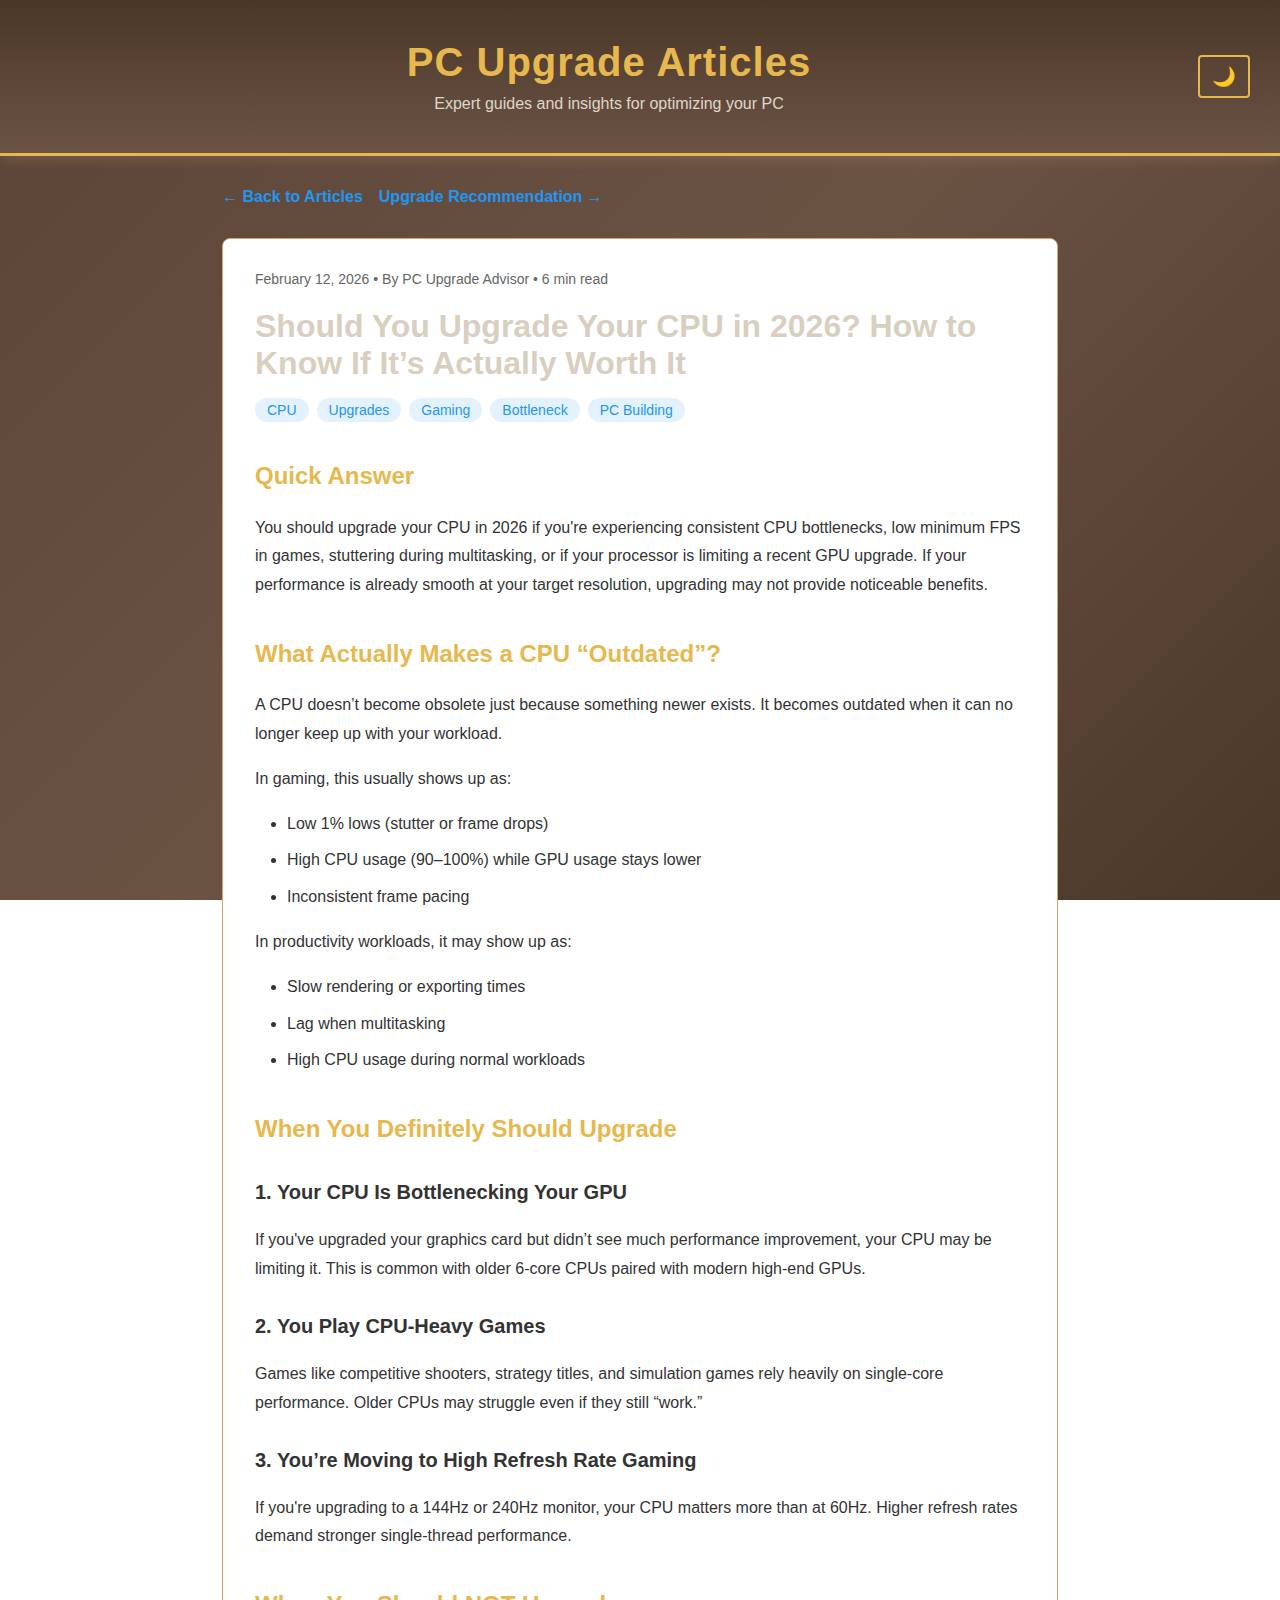
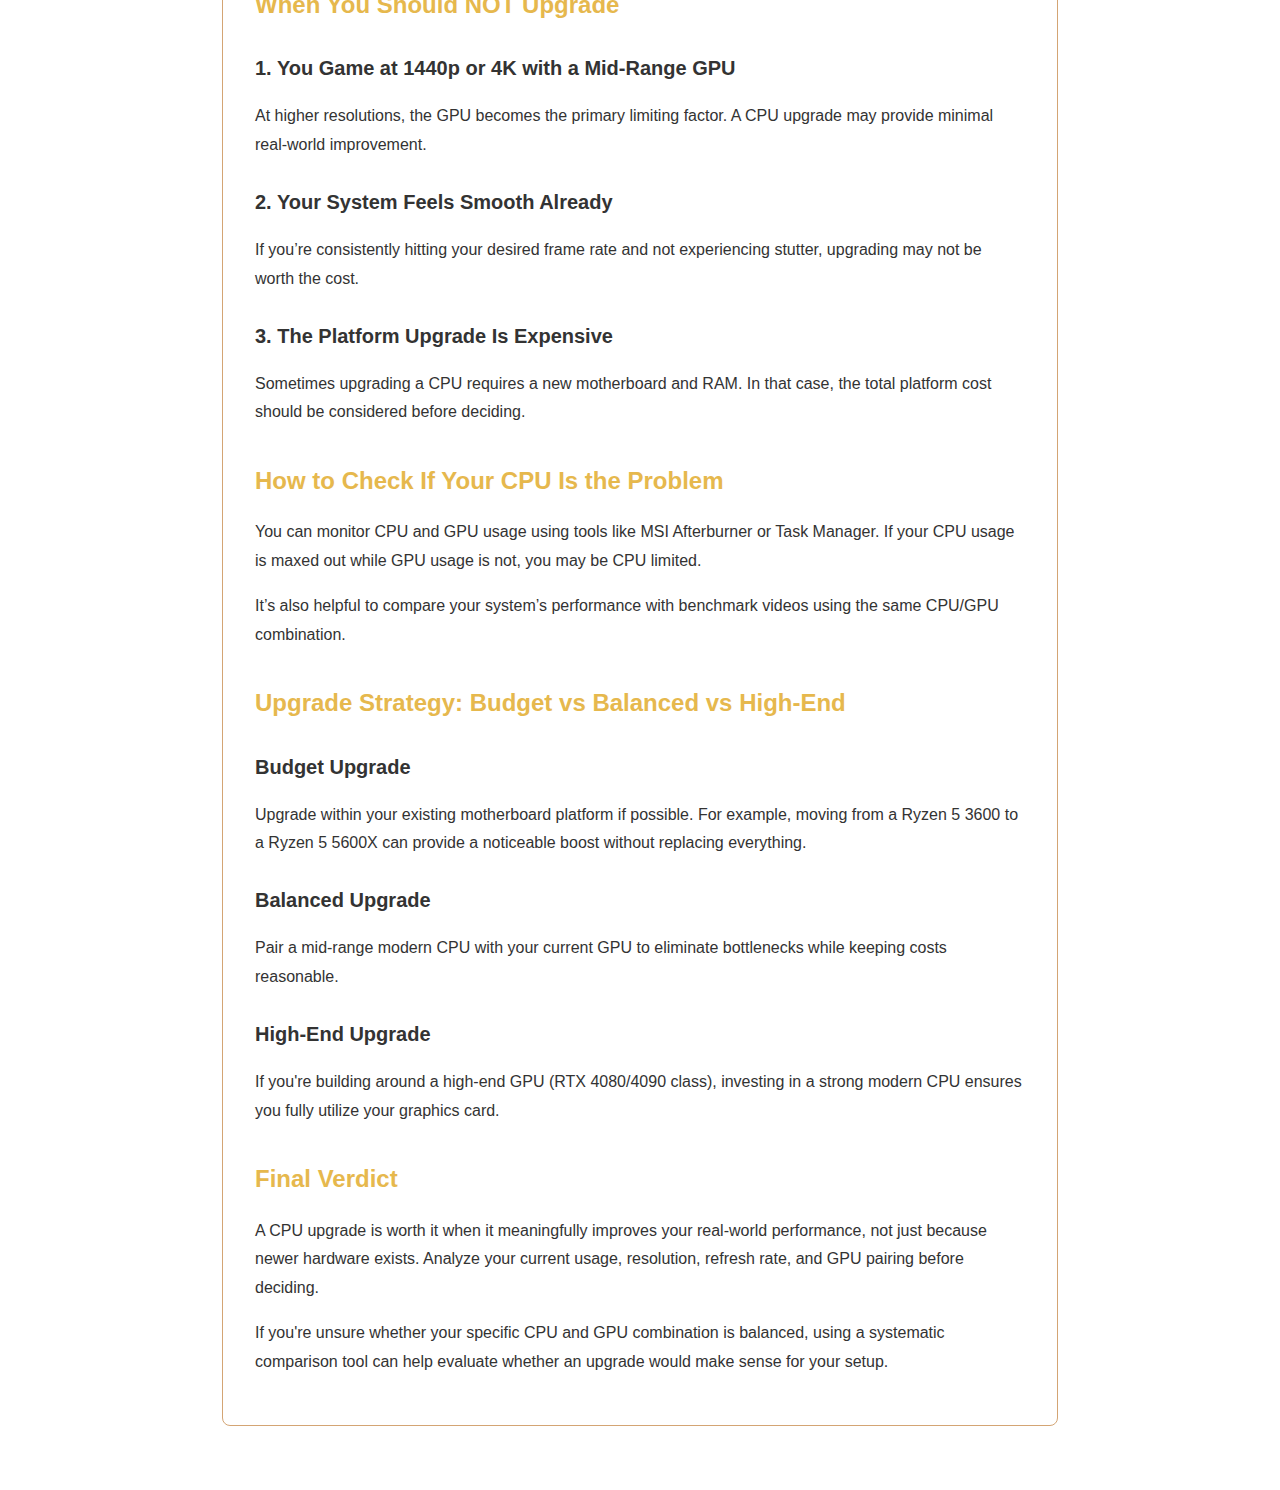
<file: articles/should-you-upgrade-your-cpu/index.html>
﻿<!doctype html>
<html lang="en">
<head>
    <meta charset="utf-8" />
    <meta name="viewport" content="width=device-width,initial-scale=1" />
    <title>Should You Upgrade Your CPU in 2026? How to Know If It’s Actually Worth It - PC Upgrade Advisor</title>
    <meta name="description" content="Thinking about upgrading your CPU but not sure if it’s actually worth the money? Here’s how to tell whether your processor is holding you back in gaming or productivity and when you’re better off keeping what you have." />
    <link rel="canonical" href="https://pcupgradeadvisor.com/articles/should-you-upgrade-your-cpu/" />
    <link rel="stylesheet" href="../../style.css" />
    <style>
        .article-container {
            max-width: 900px;
            margin: 0 auto;
            padding: 2rem;
        }

        .article-meta {
            display: flex;
            flex-wrap: wrap;
            gap: 1rem;
            font-size: 0.875rem;
            color: var(--text-secondary, #666);
            margin-bottom: 0.75rem;
        }

        .article-tags {
            display: flex;
            flex-wrap: wrap;
            gap: 0.5rem;
            margin-top: 1rem;
            margin-bottom: 1rem;
        }

        .article-tag {
            background: var(--tag-bg, #e3f2fd);
            color: var(--primary-color, #2196F3);
            padding: 0.25rem 0.75rem;
            border-radius: 12px;
            font-size: 0.875rem;
        }

        .article-full {
            background: var(--card-bg, #fff);
            border: 1px solid var(--border-color, #e0e0e0);
            border-radius: 8px;
            padding: 2rem;
            margin-bottom: 2rem;
        }

        .article-full h1 {
            font-size: 2rem;
            margin-bottom: 1rem;
        }

        .article-content {
            line-height: 1.8;
            color: var(--text-color, #333);
        }

        .article-content h2 {
            font-size: 1.5rem;
            margin-top: 2rem;
            margin-bottom: 1rem;
        }

        .article-content h3 {
            font-size: 1.25rem;
            margin-top: 1.5rem;
            margin-bottom: 0.75rem;
        }

        .article-content p {
            margin-bottom: 1rem;
        }

        .article-content ul, .article-content ol {
            margin-bottom: 1rem;
            padding-left: 2rem;
        }

        .article-content li {
            margin-bottom: 0.5rem;
        }

        .nav-links {
            display: flex;
            flex-wrap: wrap;
            gap: 1rem;
            margin-bottom: 2rem;
        }

        .nav-links a {
            color: var(--primary-color, #2196F3);
            text-decoration: none;
            font-weight: 600;
        }

        .nav-links a:hover {
            text-decoration: underline;
        }

        body.dark-mode {
            --card-bg: #2d2d2d;
            --border-color: #444;
            --text-color: #e0e0e0;
            --text-secondary: #999;
            --tag-bg: #1e3a5f;
        }
    </style>
</head>
<body>
    <header>
        <div class="header-content">
            <h1>PC Upgrade Articles</h1>
            <p>Expert guides and insights for optimizing your PC</p>
        </div>
        <button id="themeToggle" class="theme-toggle" title="Toggle dark mode">🌙</button>
    </header>

    <main class="article-container">
        <div class="nav-links">
            <a href="../../articles.html">← Back to Articles</a>
            <a href="../../index.html">Upgrade Recommendation →</a>
        </div>

        <article class="article-full">
            <div class="article-meta">
                <span>February 12, 2026 • By PC Upgrade Advisor • 6 min read</span>
            </div>
            <h1>Should You Upgrade Your CPU in 2026? How to Know If It’s Actually Worth It</h1>
            <div class='article-tags'><span class='article-tag'>CPU</span><span class='article-tag'>Upgrades</span><span class='article-tag'>Gaming</span><span class='article-tag'>Bottleneck</span><span class='article-tag'>PC Building</span></div>
            <div class="article-content">
                <h2>Quick Answer</h2>
<p>You should upgrade your CPU in 2026 if you're experiencing consistent CPU bottlenecks, low minimum FPS in games, stuttering during multitasking, or if your processor is limiting a recent GPU upgrade. If your performance is already smooth at your target resolution, upgrading may not provide noticeable benefits.</p>

<h2>What Actually Makes a CPU “Outdated”?</h2>
<p>A CPU doesn’t become obsolete just because something newer exists. It becomes outdated when it can no longer keep up with your workload.</p>

<p>In gaming, this usually shows up as:</p>
<ul>
<li>Low 1% lows (stutter or frame drops)</li>
<li>High CPU usage (90–100%) while GPU usage stays lower</li>
<li>Inconsistent frame pacing</li>
</ul>

<p>In productivity workloads, it may show up as:</p>
<ul>
<li>Slow rendering or exporting times</li>
<li>Lag when multitasking</li>
<li>High CPU usage during normal workloads</li>
</ul>

<h2>When You Definitely Should Upgrade</h2>

<h3>1. Your CPU Is Bottlenecking Your GPU</h3>
<p>If you've upgraded your graphics card but didn’t see much performance improvement, your CPU may be limiting it. This is common with older 6-core CPUs paired with modern high-end GPUs.</p>

<h3>2. You Play CPU-Heavy Games</h3>
<p>Games like competitive shooters, strategy titles, and simulation games rely heavily on single-core performance. Older CPUs may struggle even if they still “work.”</p>

<h3>3. You’re Moving to High Refresh Rate Gaming</h3>
<p>If you're upgrading to a 144Hz or 240Hz monitor, your CPU matters more than at 60Hz. Higher refresh rates demand stronger single-thread performance.</p>

<h2>When You Should NOT Upgrade</h2>

<h3>1. You Game at 1440p or 4K with a Mid-Range GPU</h3>
<p>At higher resolutions, the GPU becomes the primary limiting factor. A CPU upgrade may provide minimal real-world improvement.</p>

<h3>2. Your System Feels Smooth Already</h3>
<p>If you’re consistently hitting your desired frame rate and not experiencing stutter, upgrading may not be worth the cost.</p>

<h3>3. The Platform Upgrade Is Expensive</h3>
<p>Sometimes upgrading a CPU requires a new motherboard and RAM. In that case, the total platform cost should be considered before deciding.</p>

<h2>How to Check If Your CPU Is the Problem</h2>
<p>You can monitor CPU and GPU usage using tools like MSI Afterburner or Task Manager. If your CPU usage is maxed out while GPU usage is not, you may be CPU limited.</p>

<p>It’s also helpful to compare your system’s performance with benchmark videos using the same CPU/GPU combination.</p>

<h2>Upgrade Strategy: Budget vs Balanced vs High-End</h2>

<h3>Budget Upgrade</h3>
<p>Upgrade within your existing motherboard platform if possible. For example, moving from a Ryzen 5 3600 to a Ryzen 5 5600X can provide a noticeable boost without replacing everything.</p>

<h3>Balanced Upgrade</h3>
<p>Pair a mid-range modern CPU with your current GPU to eliminate bottlenecks while keeping costs reasonable.</p>

<h3>High-End Upgrade</h3>
<p>If you're building around a high-end GPU (RTX 4080/4090 class), investing in a strong modern CPU ensures you fully utilize your graphics card.</p>

<h2>Final Verdict</h2>
<p>A CPU upgrade is worth it when it meaningfully improves your real-world performance, not just because newer hardware exists. Analyze your current usage, resolution, refresh rate, and GPU pairing before deciding.</p>

<p>If you're unsure whether your specific CPU and GPU combination is balanced, using a systematic comparison tool can help evaluate whether an upgrade would make sense for your setup.<p>
            </div>
        </article>
    </main>

    <script>
        const themeToggle = document.getElementById('themeToggle');
        const body = document.body;

        if (localStorage.getItem('darkMode') === 'enabled') {
            body.classList.add('dark-mode');
            themeToggle.textContent = '☀️';
        }

        themeToggle.addEventListener('click', () => {
            body.classList.toggle('dark-mode');
            if (body.classList.contains('dark-mode')) {
                localStorage.setItem('darkMode', 'enabled');
                themeToggle.textContent = '☀️';
            } else {
                localStorage.setItem('darkMode', 'disabled');
                themeToggle.textContent = '🌙';
            }
        });
    </script>
</body>
</html>
</file>
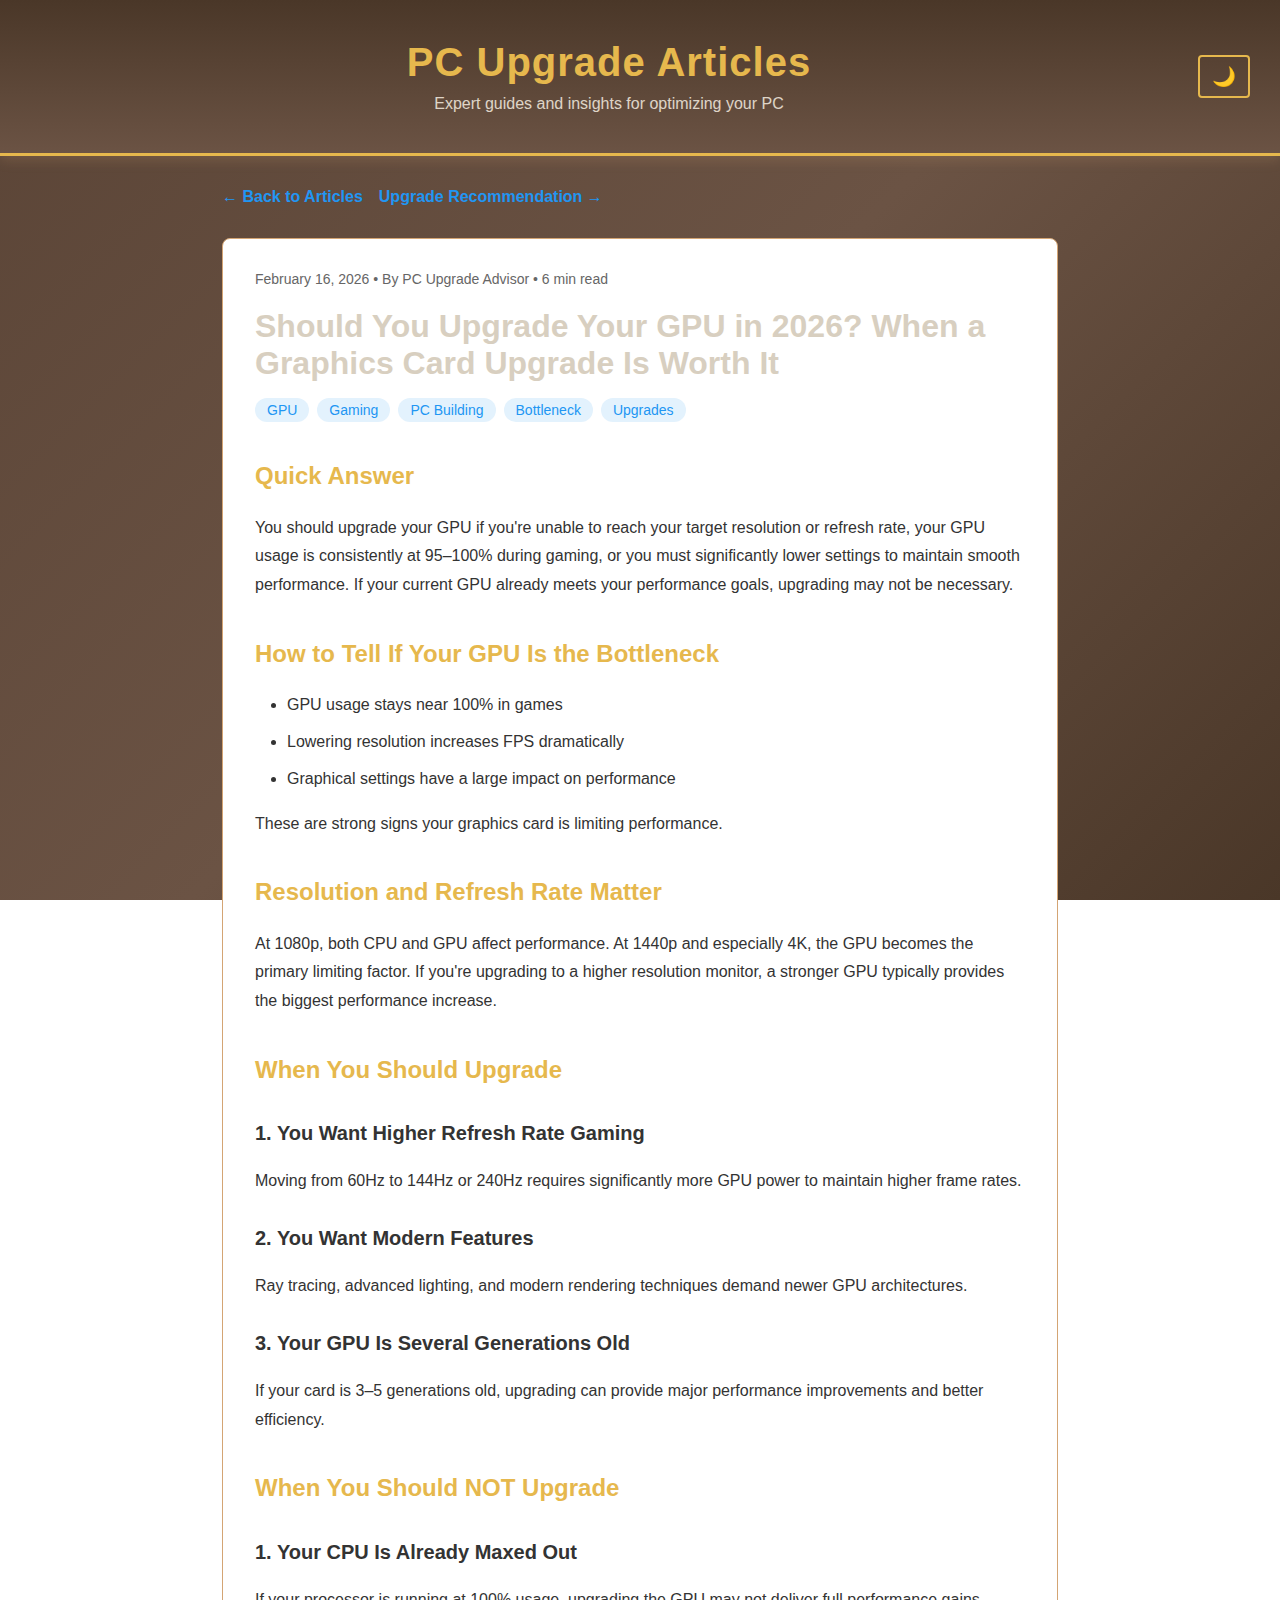
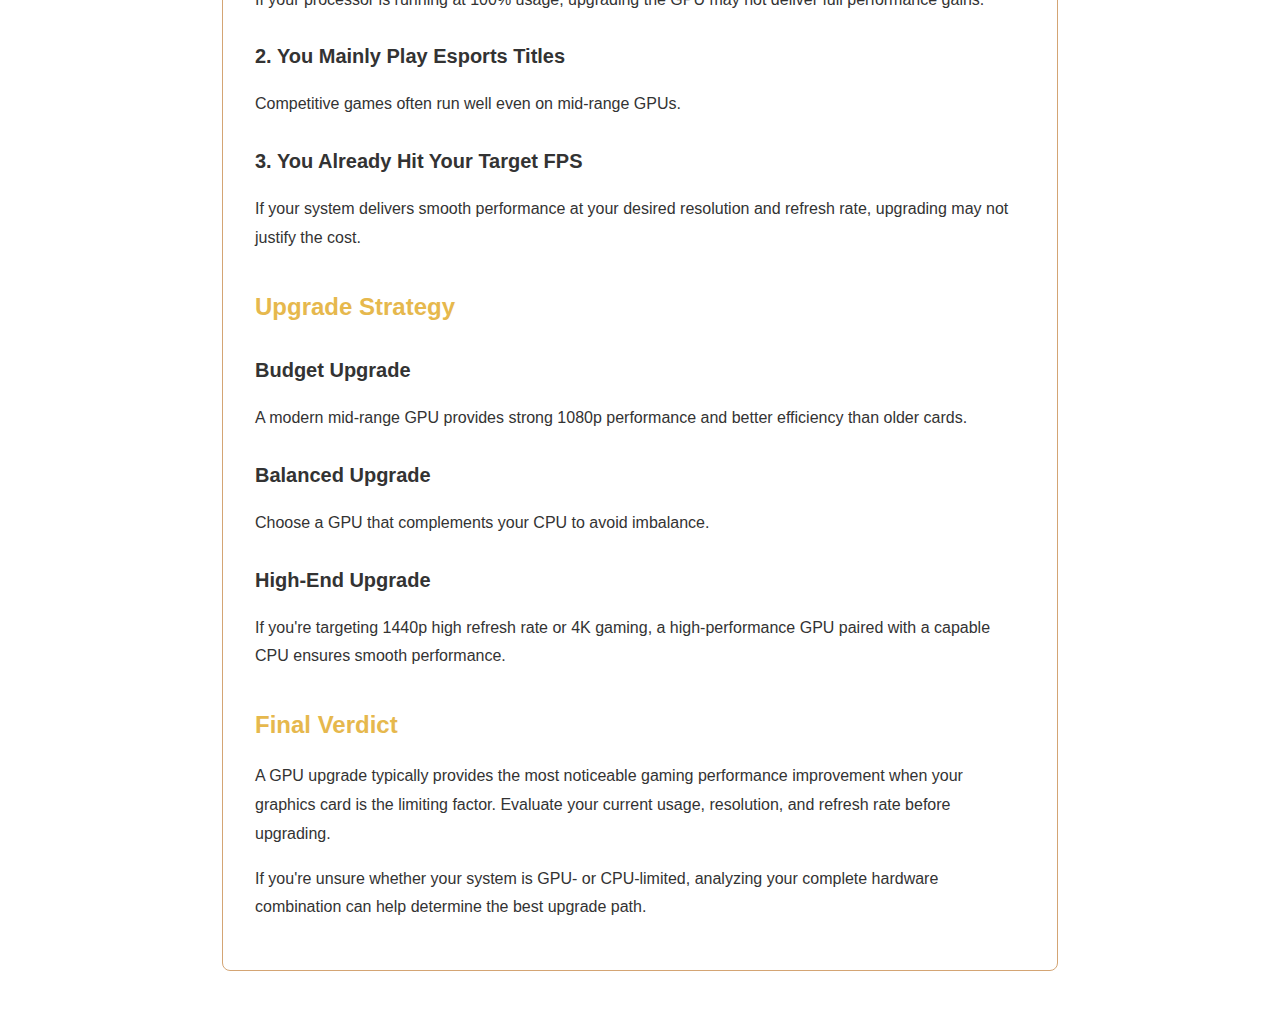
<file: articles/should-you-upgrade-your-gpu/index.html>
﻿<!doctype html>
<html lang="en">
<head>
    <meta charset="utf-8" />
    <meta name="viewport" content="width=device-width,initial-scale=1" />
    <title>Should You Upgrade Your GPU in 2026? When a Graphics Card Upgrade Is Worth It - PC Upgrade Advisor</title>
    <meta name="description" content="Considering a graphics card upgrade? Here’s how to tell whether your GPU is truly holding you back and when upgrading will deliver meaningful performance gains." />
    <link rel="canonical" href="https://pcupgradeadvisor.com/articles/should-you-upgrade-your-gpu/" />
    <link rel="stylesheet" href="../../style.css" />
    <style>
        .article-container {
            max-width: 900px;
            margin: 0 auto;
            padding: 2rem;
        }

        .article-meta {
            display: flex;
            flex-wrap: wrap;
            gap: 1rem;
            font-size: 0.875rem;
            color: var(--text-secondary, #666);
            margin-bottom: 0.75rem;
        }

        .article-tags {
            display: flex;
            flex-wrap: wrap;
            gap: 0.5rem;
            margin-top: 1rem;
            margin-bottom: 1rem;
        }

        .article-tag {
            background: var(--tag-bg, #e3f2fd);
            color: var(--primary-color, #2196F3);
            padding: 0.25rem 0.75rem;
            border-radius: 12px;
            font-size: 0.875rem;
        }

        .article-full {
            background: var(--card-bg, #fff);
            border: 1px solid var(--border-color, #e0e0e0);
            border-radius: 8px;
            padding: 2rem;
            margin-bottom: 2rem;
        }

        .article-full h1 {
            font-size: 2rem;
            margin-bottom: 1rem;
        }

        .article-content {
            line-height: 1.8;
            color: var(--text-color, #333);
        }

        .article-content h2 {
            font-size: 1.5rem;
            margin-top: 2rem;
            margin-bottom: 1rem;
        }

        .article-content h3 {
            font-size: 1.25rem;
            margin-top: 1.5rem;
            margin-bottom: 0.75rem;
        }

        .article-content p {
            margin-bottom: 1rem;
        }

        .article-content ul, .article-content ol {
            margin-bottom: 1rem;
            padding-left: 2rem;
        }

        .article-content li {
            margin-bottom: 0.5rem;
        }

        .nav-links {
            display: flex;
            flex-wrap: wrap;
            gap: 1rem;
            margin-bottom: 2rem;
        }

        .nav-links a {
            color: var(--primary-color, #2196F3);
            text-decoration: none;
            font-weight: 600;
        }

        .nav-links a:hover {
            text-decoration: underline;
        }

        body.dark-mode {
            --card-bg: #2d2d2d;
            --border-color: #444;
            --text-color: #e0e0e0;
            --text-secondary: #999;
            --tag-bg: #1e3a5f;
        }
    </style>
</head>
<body>
    <header>
        <div class="header-content">
            <h1>PC Upgrade Articles</h1>
            <p>Expert guides and insights for optimizing your PC</p>
        </div>
        <button id="themeToggle" class="theme-toggle" title="Toggle dark mode">🌙</button>
    </header>

    <main class="article-container">
        <div class="nav-links">
            <a href="../../articles.html">← Back to Articles</a>
            <a href="../../index.html">Upgrade Recommendation →</a>
        </div>

        <article class="article-full">
            <div class="article-meta">
                <span>February 16, 2026 • By PC Upgrade Advisor • 6 min read</span>
            </div>
            <h1>Should You Upgrade Your GPU in 2026? When a Graphics Card Upgrade Is Worth It</h1>
            <div class='article-tags'><span class='article-tag'>GPU</span><span class='article-tag'>Gaming</span><span class='article-tag'>PC Building</span><span class='article-tag'>Bottleneck</span><span class='article-tag'>Upgrades</span></div>
            <div class="article-content">
                <h2>Quick Answer</h2>
<p>You should upgrade your GPU if you're unable to reach your target resolution or refresh rate, your GPU usage is consistently at 95–100% during gaming, or you must significantly lower settings to maintain smooth performance. If your current GPU already meets your performance goals, upgrading may not be necessary.</p>

<h2>How to Tell If Your GPU Is the Bottleneck</h2>
<ul>
<li>GPU usage stays near 100% in games</li>
<li>Lowering resolution increases FPS dramatically</li>
<li>Graphical settings have a large impact on performance</li>
</ul>

<p>These are strong signs your graphics card is limiting performance.</p>

<h2>Resolution and Refresh Rate Matter</h2>
<p>At 1080p, both CPU and GPU affect performance. At 1440p and especially 4K, the GPU becomes the primary limiting factor. If you're upgrading to a higher resolution monitor, a stronger GPU typically provides the biggest performance increase.</p>

<h2>When You Should Upgrade</h2>

<h3>1. You Want Higher Refresh Rate Gaming</h3>
<p>Moving from 60Hz to 144Hz or 240Hz requires significantly more GPU power to maintain higher frame rates.</p>

<h3>2. You Want Modern Features</h3>
<p>Ray tracing, advanced lighting, and modern rendering techniques demand newer GPU architectures.</p>

<h3>3. Your GPU Is Several Generations Old</h3>
<p>If your card is 3–5 generations old, upgrading can provide major performance improvements and better efficiency.</p>

<h2>When You Should NOT Upgrade</h2>

<h3>1. Your CPU Is Already Maxed Out</h3>
<p>If your processor is running at 100% usage, upgrading the GPU may not deliver full performance gains.</p>

<h3>2. You Mainly Play Esports Titles</h3>
<p>Competitive games often run well even on mid-range GPUs.</p>

<h3>3. You Already Hit Your Target FPS</h3>
<p>If your system delivers smooth performance at your desired resolution and refresh rate, upgrading may not justify the cost.</p>

<h2>Upgrade Strategy</h2>

<h3>Budget Upgrade</h3>
<p>A modern mid-range GPU provides strong 1080p performance and better efficiency than older cards.</p>

<h3>Balanced Upgrade</h3>
<p>Choose a GPU that complements your CPU to avoid imbalance.</p>

<h3>High-End Upgrade</h3>
<p>If you're targeting 1440p high refresh rate or 4K gaming, a high-performance GPU paired with a capable CPU ensures smooth performance.</p>

<h2>Final Verdict</h2>
<p>A GPU upgrade typically provides the most noticeable gaming performance improvement when your graphics card is the limiting factor. Evaluate your current usage, resolution, and refresh rate before upgrading.</p>

<p>If you're unsure whether your system is GPU- or CPU-limited, analyzing your complete hardware combination can help determine the best upgrade path.</p>

            </div>
        </article>
    </main>

    <script>
        const themeToggle = document.getElementById('themeToggle');
        const body = document.body;

        if (localStorage.getItem('darkMode') === 'enabled') {
            body.classList.add('dark-mode');
            themeToggle.textContent = '☀️';
        }

        themeToggle.addEventListener('click', () => {
            body.classList.toggle('dark-mode');
            if (body.classList.contains('dark-mode')) {
                localStorage.setItem('darkMode', 'enabled');
                themeToggle.textContent = '☀️';
            } else {
                localStorage.setItem('darkMode', 'disabled');
                themeToggle.textContent = '🌙';
            }
        });
    </script>
</body>
</html>
</file>
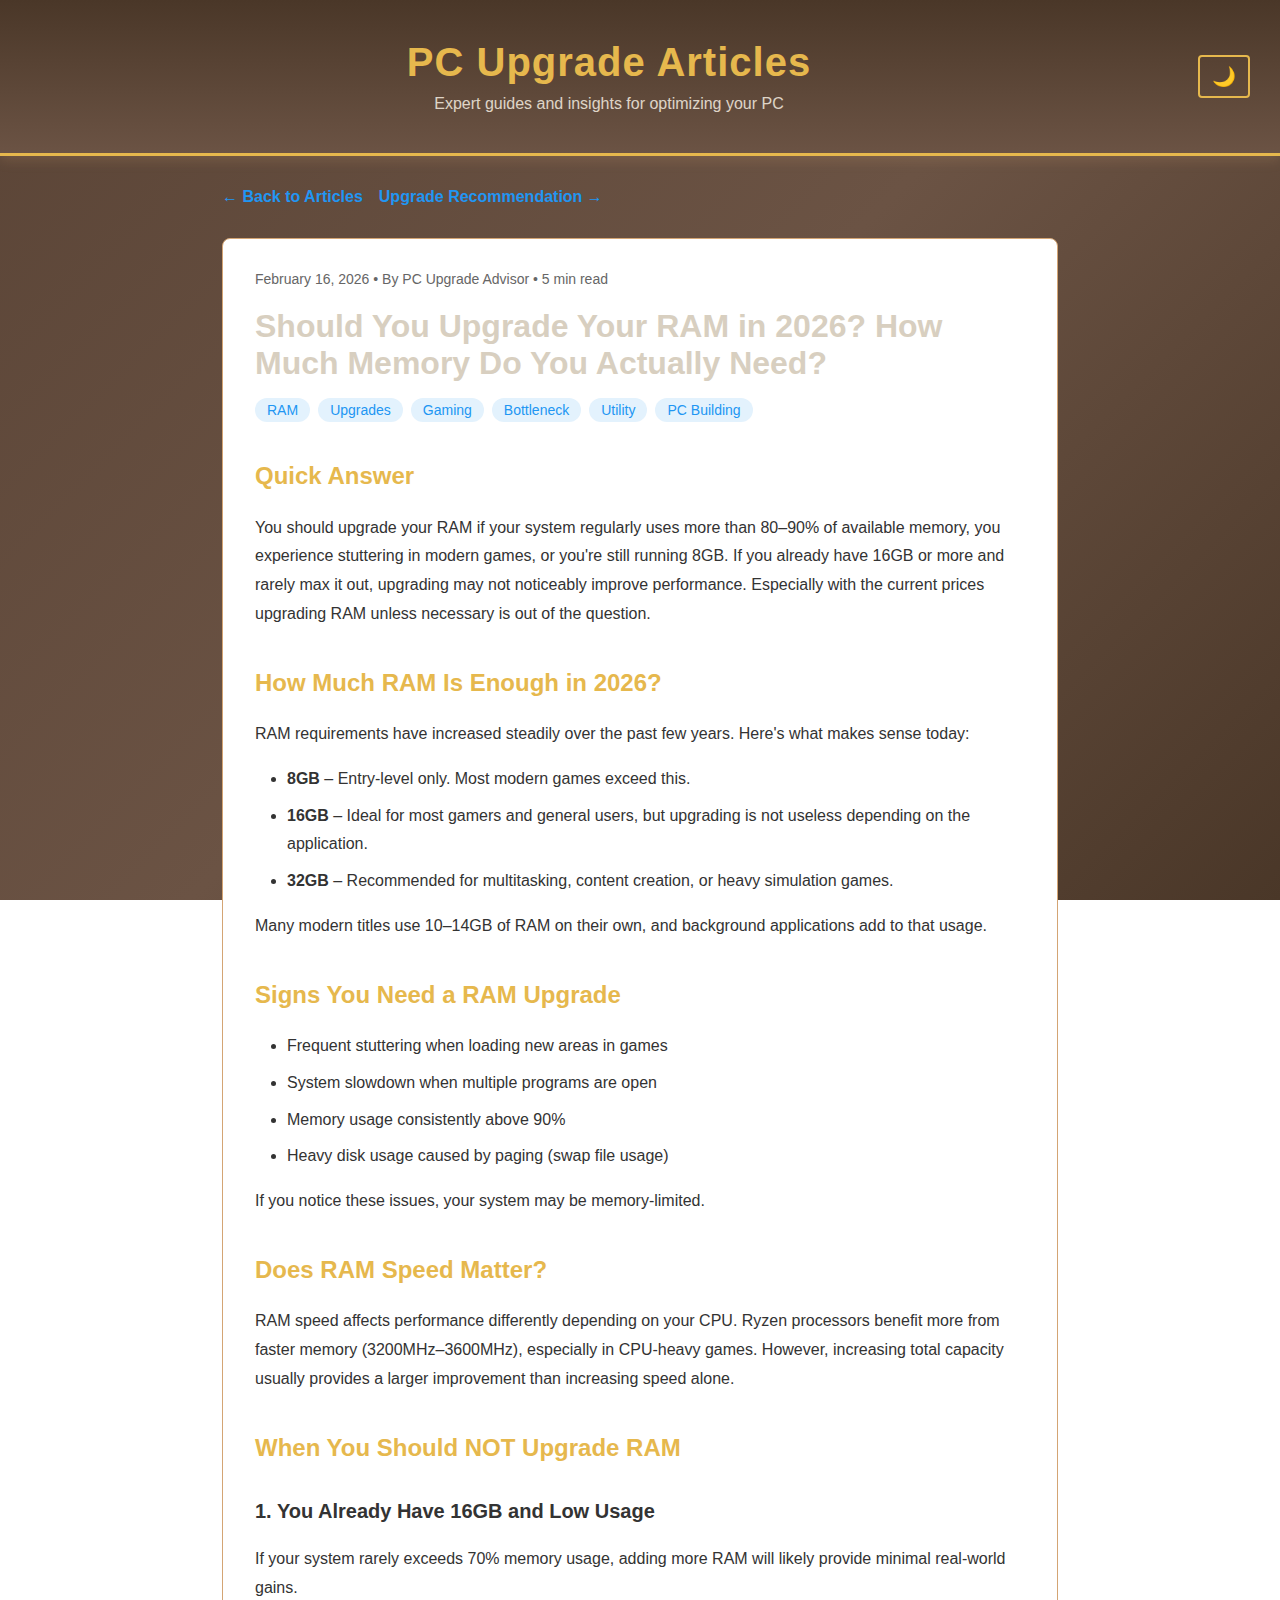
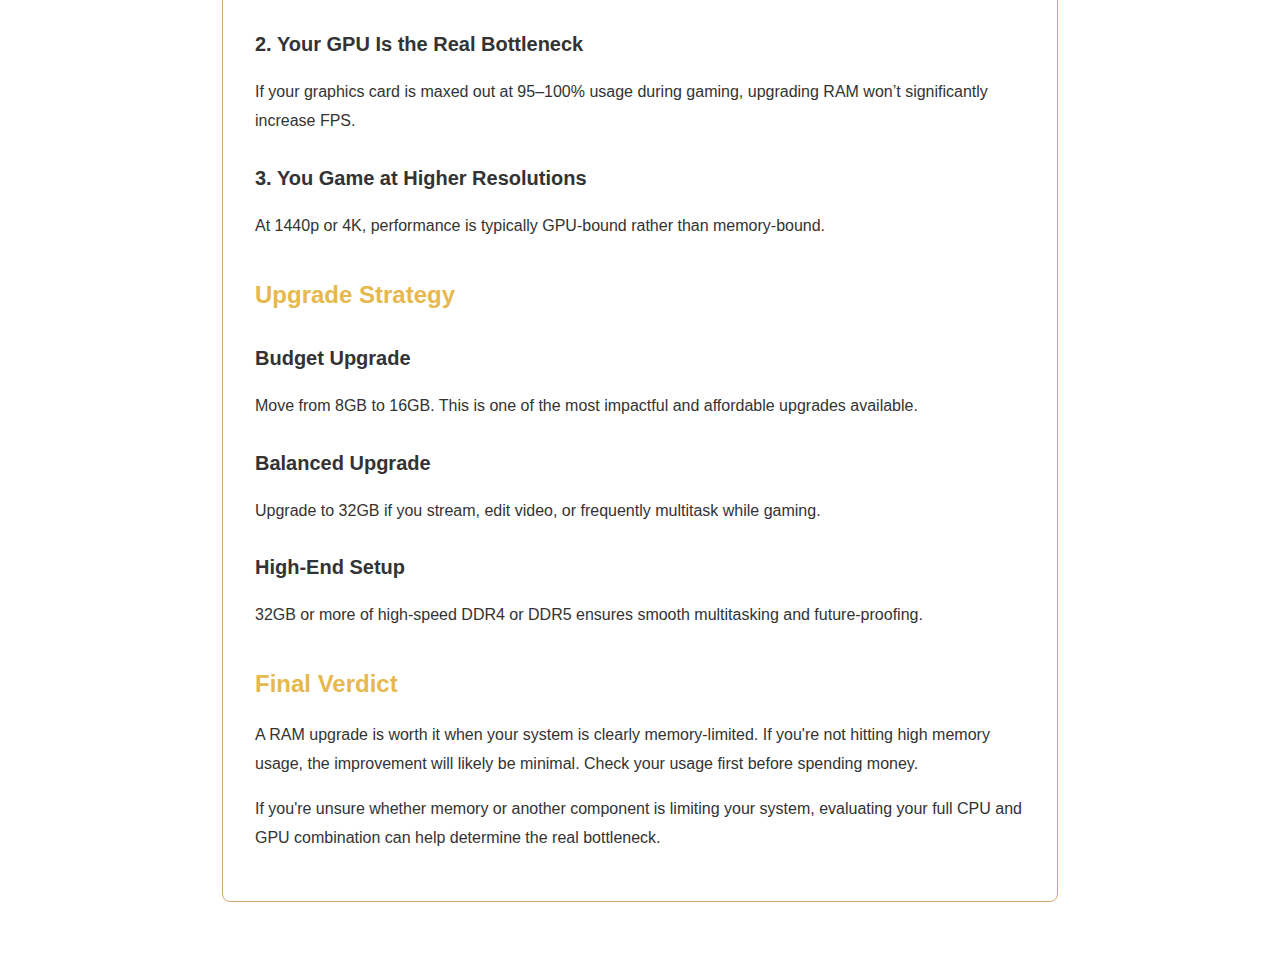
<file: articles/should-you-upgrade-your-ram/index.html>
﻿<!doctype html>
<html lang="en">
<head>
    <meta charset="utf-8" />
    <meta name="viewport" content="width=device-width,initial-scale=1" />
    <title>Should You Upgrade Your RAM in 2026? How Much Memory Do You Actually Need? - PC Upgrade Advisor</title>
    <meta name="description" content="Not sure whether upgrading your RAM will improve performance? Here’s how to tell if you need more memory, faster RAM, or if your current setup is already enough in 2026." />
    <link rel="canonical" href="https://pcupgradeadvisor.com/articles/should-you-upgrade-your-ram/" />
    <link rel="stylesheet" href="../../style.css" />
    <style>
        .article-container {
            max-width: 900px;
            margin: 0 auto;
            padding: 2rem;
        }

        .article-meta {
            display: flex;
            flex-wrap: wrap;
            gap: 1rem;
            font-size: 0.875rem;
            color: var(--text-secondary, #666);
            margin-bottom: 0.75rem;
        }

        .article-tags {
            display: flex;
            flex-wrap: wrap;
            gap: 0.5rem;
            margin-top: 1rem;
            margin-bottom: 1rem;
        }

        .article-tag {
            background: var(--tag-bg, #e3f2fd);
            color: var(--primary-color, #2196F3);
            padding: 0.25rem 0.75rem;
            border-radius: 12px;
            font-size: 0.875rem;
        }

        .article-full {
            background: var(--card-bg, #fff);
            border: 1px solid var(--border-color, #e0e0e0);
            border-radius: 8px;
            padding: 2rem;
            margin-bottom: 2rem;
        }

        .article-full h1 {
            font-size: 2rem;
            margin-bottom: 1rem;
        }

        .article-content {
            line-height: 1.8;
            color: var(--text-color, #333);
        }

        .article-content h2 {
            font-size: 1.5rem;
            margin-top: 2rem;
            margin-bottom: 1rem;
        }

        .article-content h3 {
            font-size: 1.25rem;
            margin-top: 1.5rem;
            margin-bottom: 0.75rem;
        }

        .article-content p {
            margin-bottom: 1rem;
        }

        .article-content ul, .article-content ol {
            margin-bottom: 1rem;
            padding-left: 2rem;
        }

        .article-content li {
            margin-bottom: 0.5rem;
        }

        .nav-links {
            display: flex;
            flex-wrap: wrap;
            gap: 1rem;
            margin-bottom: 2rem;
        }

        .nav-links a {
            color: var(--primary-color, #2196F3);
            text-decoration: none;
            font-weight: 600;
        }

        .nav-links a:hover {
            text-decoration: underline;
        }

        body.dark-mode {
            --card-bg: #2d2d2d;
            --border-color: #444;
            --text-color: #e0e0e0;
            --text-secondary: #999;
            --tag-bg: #1e3a5f;
        }
    </style>
</head>
<body>
    <header>
        <div class="header-content">
            <h1>PC Upgrade Articles</h1>
            <p>Expert guides and insights for optimizing your PC</p>
        </div>
        <button id="themeToggle" class="theme-toggle" title="Toggle dark mode">🌙</button>
    </header>

    <main class="article-container">
        <div class="nav-links">
            <a href="../../articles.html">← Back to Articles</a>
            <a href="../../index.html">Upgrade Recommendation →</a>
        </div>

        <article class="article-full">
            <div class="article-meta">
                <span>February 16, 2026 • By PC Upgrade Advisor • 5 min read</span>
            </div>
            <h1>Should You Upgrade Your RAM in 2026? How Much Memory Do You Actually Need?</h1>
            <div class='article-tags'><span class='article-tag'>RAM</span><span class='article-tag'>Upgrades</span><span class='article-tag'>Gaming</span><span class='article-tag'>Bottleneck</span><span class='article-tag'>Utility</span><span class='article-tag'>PC Building</span></div>
            <div class="article-content">
                <h2>Quick Answer</h2>
<p>You should upgrade your RAM if your system regularly uses more than 80–90% of available memory, you experience stuttering in modern games, or you're still running 8GB. If you already have 16GB or more and rarely max it out, upgrading may not noticeably improve performance. Especially with the current prices upgrading RAM unless necessary is out of the question.</p>

<h2>How Much RAM Is Enough in 2026?</h2>
<p>RAM requirements have increased steadily over the past few years. Here's what makes sense today:</p>

<ul>
<li><strong>8GB</strong> – Entry-level only. Most modern games exceed this.</li>
<li><strong>16GB</strong> – Ideal for most gamers and general users, but upgrading is not useless depending on the application.</li>
<li><strong>32GB</strong> – Recommended for multitasking, content creation, or heavy simulation games.</li>
</ul>

<p>Many modern titles use 10–14GB of RAM on their own, and background applications add to that usage.</p>

<h2>Signs You Need a RAM Upgrade</h2>
<ul>
<li>Frequent stuttering when loading new areas in games</li>
<li>System slowdown when multiple programs are open</li>
<li>Memory usage consistently above 90%</li>
<li>Heavy disk usage caused by paging (swap file usage)</li>
</ul>

<p>If you notice these issues, your system may be memory-limited.</p>

<h2>Does RAM Speed Matter?</h2>
<p>RAM speed affects performance differently depending on your CPU. Ryzen processors benefit more from faster memory (3200MHz–3600MHz), especially in CPU-heavy games. However, increasing total capacity usually provides a larger improvement than increasing speed alone.</p>

<h2>When You Should NOT Upgrade RAM</h2>

<h3>1. You Already Have 16GB and Low Usage</h3>
<p>If your system rarely exceeds 70% memory usage, adding more RAM will likely provide minimal real-world gains.</p>

<h3>2. Your GPU Is the Real Bottleneck</h3>
<p>If your graphics card is maxed out at 95–100% usage during gaming, upgrading RAM won’t significantly increase FPS.</p>

<h3>3. You Game at Higher Resolutions</h3>
<p>At 1440p or 4K, performance is typically GPU-bound rather than memory-bound.</p>

<h2>Upgrade Strategy</h2>

<h3>Budget Upgrade</h3>
<p>Move from 8GB to 16GB. This is one of the most impactful and affordable upgrades available.</p>

<h3>Balanced Upgrade</h3>
<p>Upgrade to 32GB if you stream, edit video, or frequently multitask while gaming.</p>

<h3>High-End Setup</h3>
<p>32GB or more of high-speed DDR4 or DDR5 ensures smooth multitasking and future-proofing.</p>

<h2>Final Verdict</h2>
<p>A RAM upgrade is worth it when your system is clearly memory-limited. If you're not hitting high memory usage, the improvement will likely be minimal. Check your usage first before spending money.</p>

<p>If you're unsure whether memory or another component is limiting your system, evaluating your full CPU and GPU combination can help determine the real bottleneck.</p>

            </div>
        </article>
    </main>

    <script>
        const themeToggle = document.getElementById('themeToggle');
        const body = document.body;

        if (localStorage.getItem('darkMode') === 'enabled') {
            body.classList.add('dark-mode');
            themeToggle.textContent = '☀️';
        }

        themeToggle.addEventListener('click', () => {
            body.classList.toggle('dark-mode');
            if (body.classList.contains('dark-mode')) {
                localStorage.setItem('darkMode', 'enabled');
                themeToggle.textContent = '☀️';
            } else {
                localStorage.setItem('darkMode', 'disabled');
                themeToggle.textContent = '🌙';
            }
        });
    </script>
</body>
</html>
</file>
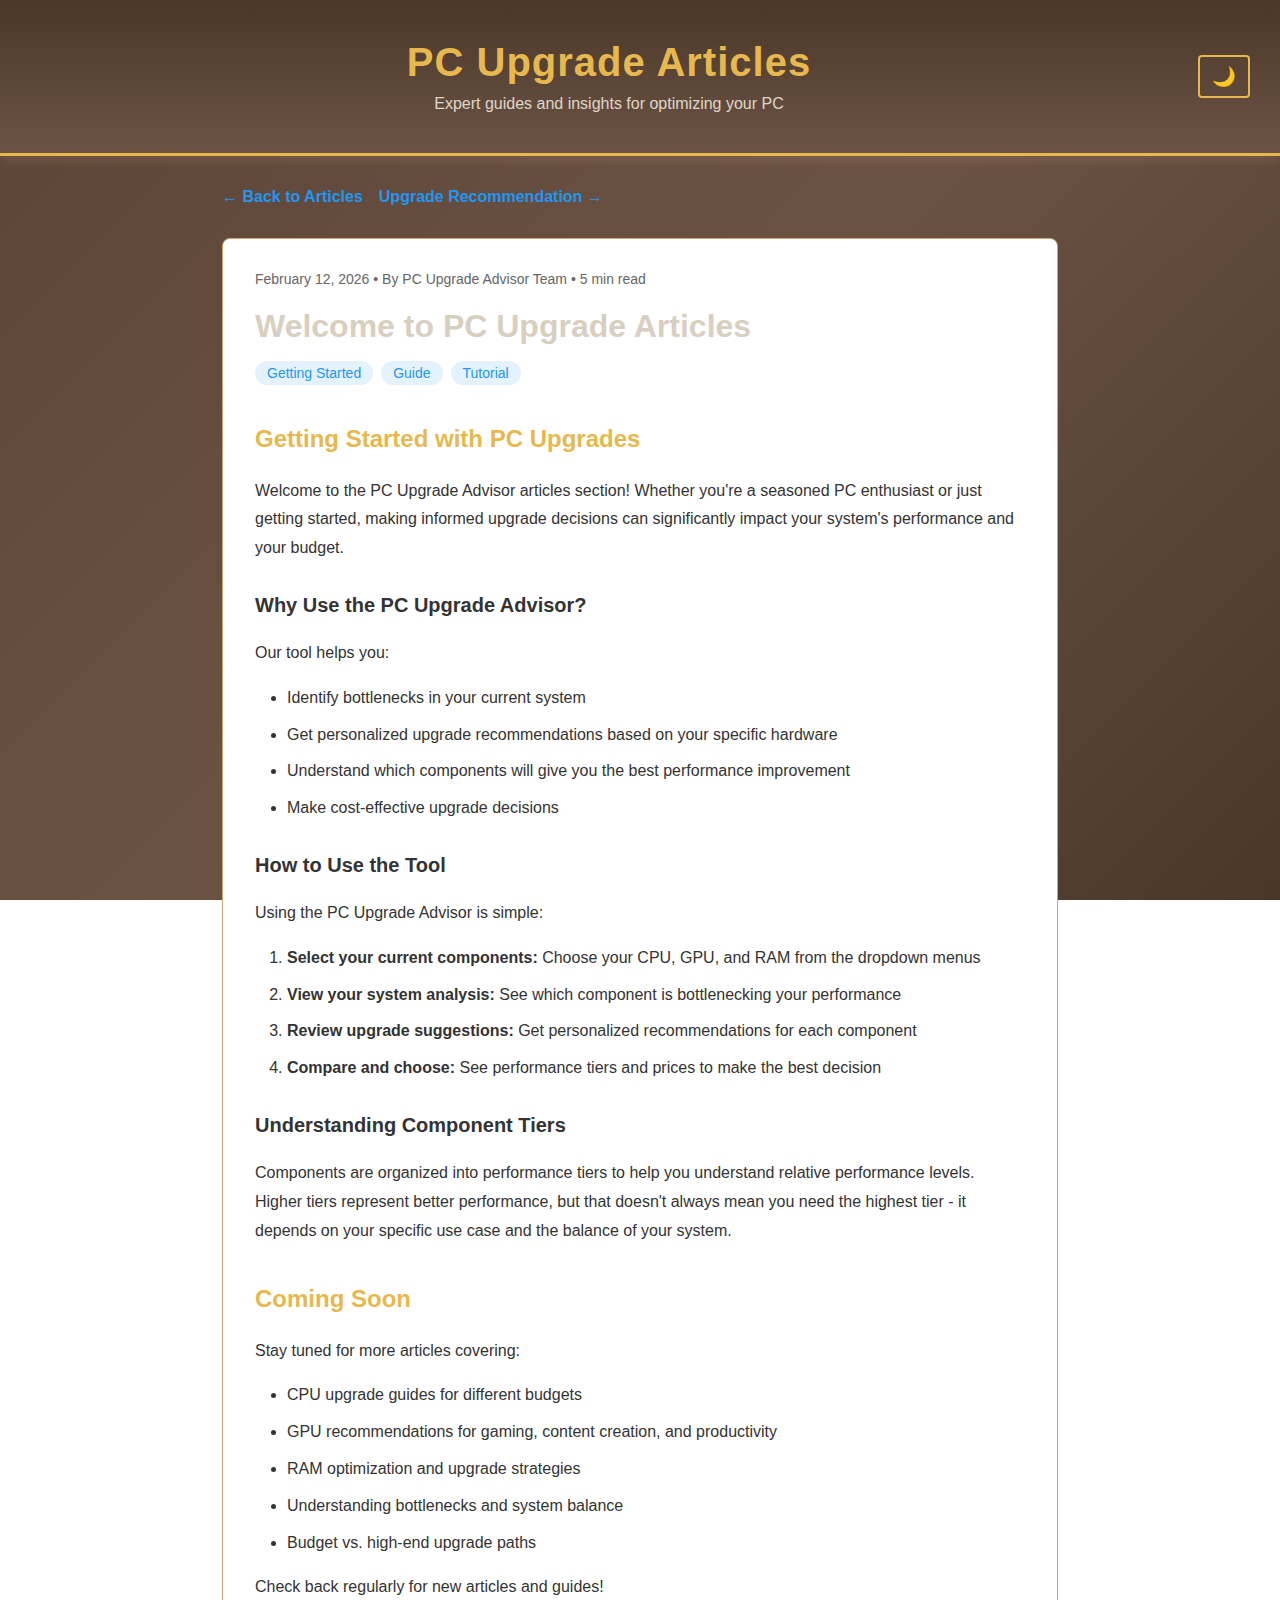
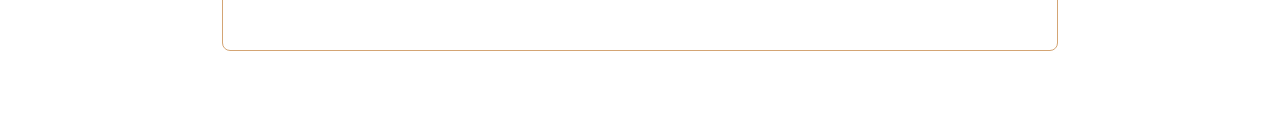
<file: articles/welcome-to-pc-upgrade-articles/index.html>
﻿<!doctype html>
<html lang="en">
<head>
    <meta charset="utf-8" />
    <meta name="viewport" content="width=device-width,initial-scale=1" />
    <title>Welcome to PC Upgrade Articles - PC Upgrade Advisor</title>
    <meta name="description" content="Learn how to make the most of your PC upgrade journey with our comprehensive guides and expert insights. This article explains how to use our upgrade advisor tool effectively." />
    <link rel="canonical" href="https://pcupgradeadvisor.com/articles/welcome-to-pc-upgrade-articles/" />
    <link rel="stylesheet" href="../../style.css" />
    <style>
        .article-container {
            max-width: 900px;
            margin: 0 auto;
            padding: 2rem;
        }

        .article-meta {
            display: flex;
            flex-wrap: wrap;
            gap: 1rem;
            font-size: 0.875rem;
            color: var(--text-secondary, #666);
            margin-bottom: 0.75rem;
        }

        .article-tags {
            display: flex;
            flex-wrap: wrap;
            gap: 0.5rem;
            margin-top: 1rem;
            margin-bottom: 1rem;
        }

        .article-tag {
            background: var(--tag-bg, #e3f2fd);
            color: var(--primary-color, #2196F3);
            padding: 0.25rem 0.75rem;
            border-radius: 12px;
            font-size: 0.875rem;
        }

        .article-full {
            background: var(--card-bg, #fff);
            border: 1px solid var(--border-color, #e0e0e0);
            border-radius: 8px;
            padding: 2rem;
            margin-bottom: 2rem;
        }

        .article-full h1 {
            font-size: 2rem;
            margin-bottom: 1rem;
        }

        .article-content {
            line-height: 1.8;
            color: var(--text-color, #333);
        }

        .article-content h2 {
            font-size: 1.5rem;
            margin-top: 2rem;
            margin-bottom: 1rem;
        }

        .article-content h3 {
            font-size: 1.25rem;
            margin-top: 1.5rem;
            margin-bottom: 0.75rem;
        }

        .article-content p {
            margin-bottom: 1rem;
        }

        .article-content ul, .article-content ol {
            margin-bottom: 1rem;
            padding-left: 2rem;
        }

        .article-content li {
            margin-bottom: 0.5rem;
        }

        .nav-links {
            display: flex;
            flex-wrap: wrap;
            gap: 1rem;
            margin-bottom: 2rem;
        }

        .nav-links a {
            color: var(--primary-color, #2196F3);
            text-decoration: none;
            font-weight: 600;
        }

        .nav-links a:hover {
            text-decoration: underline;
        }

        body.dark-mode {
            --card-bg: #2d2d2d;
            --border-color: #444;
            --text-color: #e0e0e0;
            --text-secondary: #999;
            --tag-bg: #1e3a5f;
        }
    </style>
</head>
<body>
    <header>
        <div class="header-content">
            <h1>PC Upgrade Articles</h1>
            <p>Expert guides and insights for optimizing your PC</p>
        </div>
        <button id="themeToggle" class="theme-toggle" title="Toggle dark mode">🌙</button>
    </header>

    <main class="article-container">
        <div class="nav-links">
            <a href="../../articles.html">← Back to Articles</a>
            <a href="../../index.html">Upgrade Recommendation →</a>
        </div>

        <article class="article-full">
            <div class="article-meta">
                <span>February 12, 2026 • By PC Upgrade Advisor Team • 5 min read</span>
            </div>
            <h1>Welcome to PC Upgrade Articles</h1>
            <div class='article-tags'><span class='article-tag'>Getting Started</span><span class='article-tag'>Guide</span><span class='article-tag'>Tutorial</span></div>
            <div class="article-content">
                <h2>Getting Started with PC Upgrades</h2><p>Welcome to the PC Upgrade Advisor articles section! Whether you're a seasoned PC enthusiast or just getting started, making informed upgrade decisions can significantly impact your system's performance and your budget.</p><h3>Why Use the PC Upgrade Advisor?</h3><p>Our tool helps you:</p><ul><li>Identify bottlenecks in your current system</li><li>Get personalized upgrade recommendations based on your specific hardware</li><li>Understand which components will give you the best performance improvement</li><li>Make cost-effective upgrade decisions</li></ul><h3>How to Use the Tool</h3><p>Using the PC Upgrade Advisor is simple:</p><ol><li><strong>Select your current components:</strong> Choose your CPU, GPU, and RAM from the dropdown menus</li><li><strong>View your system analysis:</strong> See which component is bottlenecking your performance</li><li><strong>Review upgrade suggestions:</strong> Get personalized recommendations for each component</li><li><strong>Compare and choose:</strong> See performance tiers and prices to make the best decision</li></ol><h3>Understanding Component Tiers</h3><p>Components are organized into performance tiers to help you understand relative performance levels. Higher tiers represent better performance, but that doesn't always mean you need the highest tier - it depends on your specific use case and the balance of your system.</p><h2>Coming Soon</h2><p>Stay tuned for more articles covering:</p><ul><li>CPU upgrade guides for different budgets</li><li>GPU recommendations for gaming, content creation, and productivity</li><li>RAM optimization and upgrade strategies</li><li>Understanding bottlenecks and system balance</li><li>Budget vs. high-end upgrade paths</li></ul><p>Check back regularly for new articles and guides!</p>
            </div>
        </article>
    </main>

    <script>
        const themeToggle = document.getElementById('themeToggle');
        const body = document.body;

        if (localStorage.getItem('darkMode') === 'enabled') {
            body.classList.add('dark-mode');
            themeToggle.textContent = '☀️';
        }

        themeToggle.addEventListener('click', () => {
            body.classList.toggle('dark-mode');
            if (body.classList.contains('dark-mode')) {
                localStorage.setItem('darkMode', 'enabled');
                themeToggle.textContent = '☀️';
            } else {
                localStorage.setItem('darkMode', 'disabled');
                themeToggle.textContent = '🌙';
            }
        });
    </script>
</body>
</html>
</file>
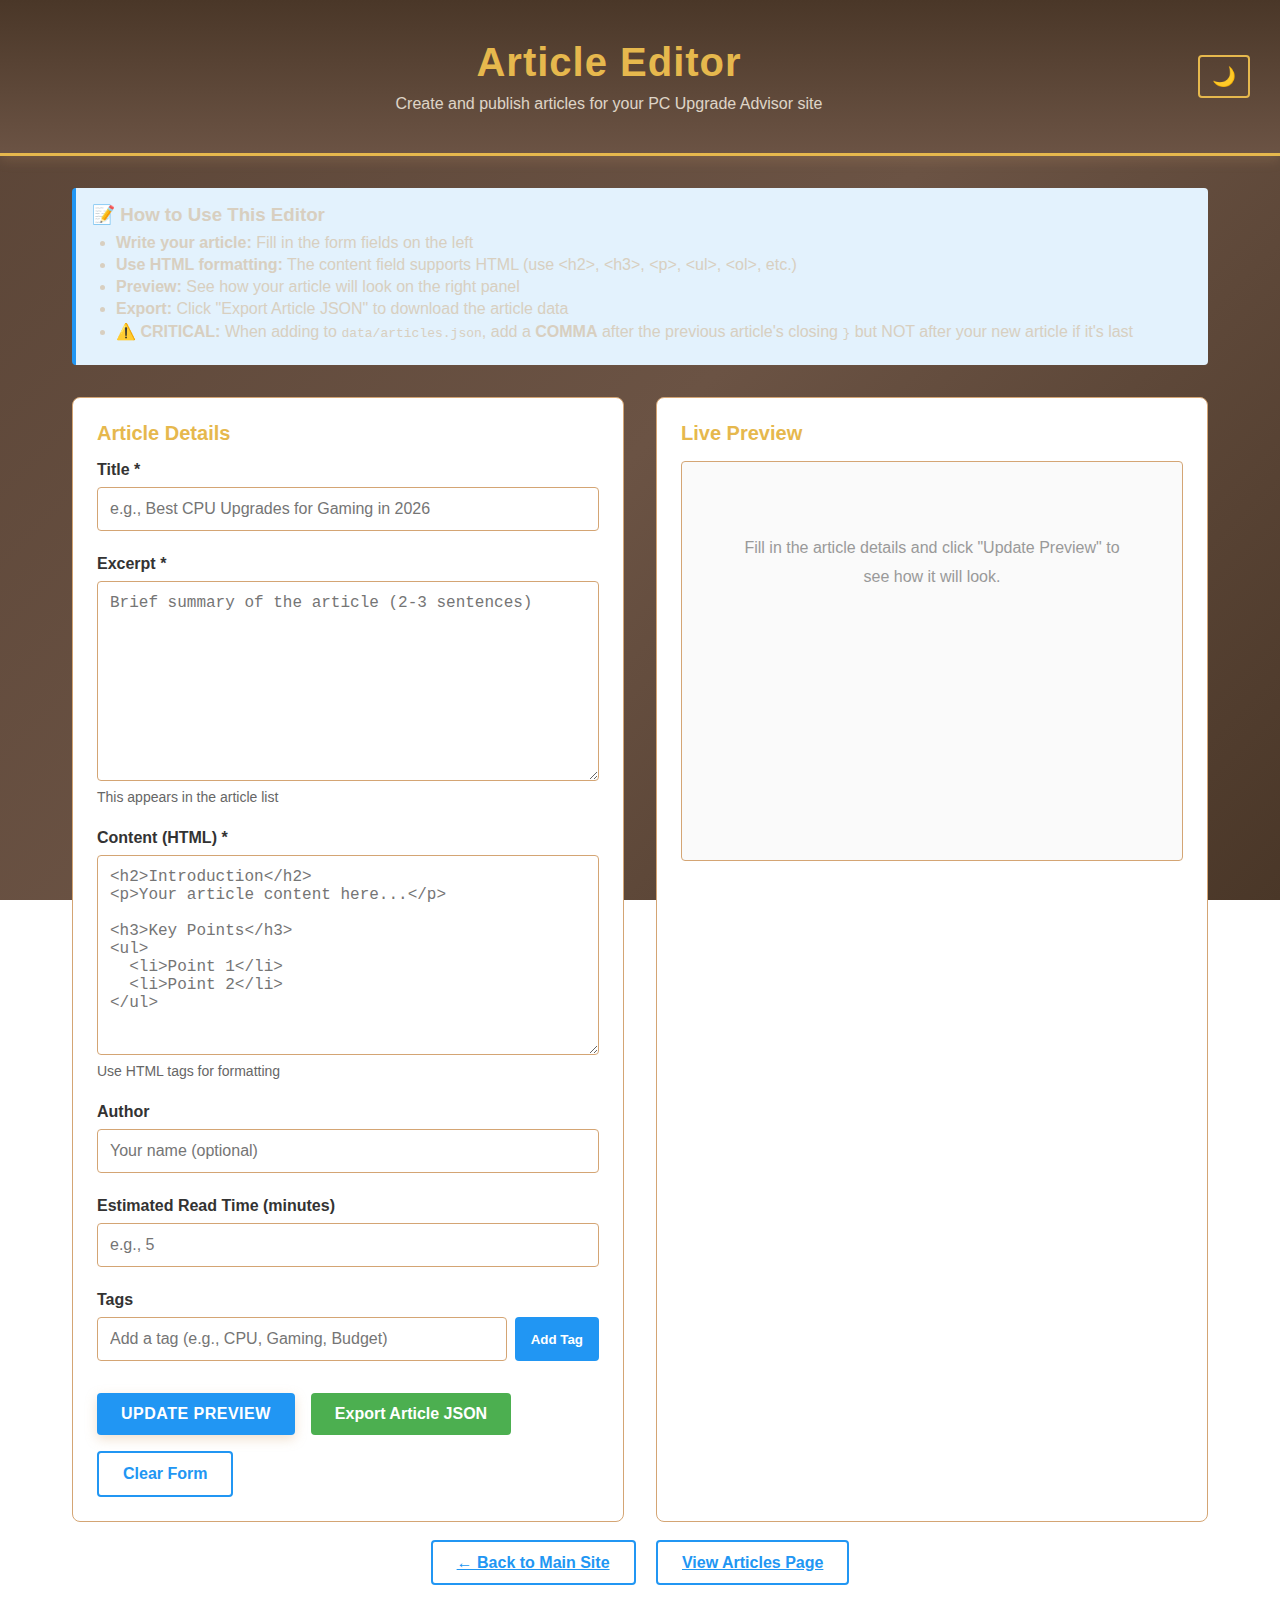
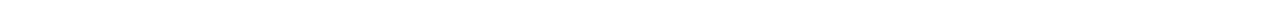
<file: article-editor.html>
<!doctype html>
<html lang="en">
<head>
    <meta charset="utf-8" />
    <meta name="viewport" content="width=device-width,initial-scale=1" />
    <title>Article Editor - PC Upgrade Advisor</title>
    <link rel="stylesheet" href="style.css" />
    <style>
        .editor-container {
            max-width: 1200px;
            margin: 0 auto;
            padding: 2rem;
        }

        .editor-header {
            text-align: center;
            margin-bottom: 2rem;
        }

        .editor-layout {
            display: grid;
            grid-template-columns: 1fr 1fr;
            gap: 2rem;
            margin-bottom: 2rem;
        }

        @media (max-width: 968px) {
            .editor-layout {
                grid-template-columns: 1fr;
            }
        }

        .editor-panel {
            background: var(--card-bg, #fff);
            border: 1px solid var(--border-color, #e0e0e0);
            border-radius: 8px;
            padding: 1.5rem;
        }

        .editor-panel h2 {
            margin-bottom: 1rem;
            font-size: 1.25rem;
        }

        .form-group {
            margin-bottom: 1.5rem;
        }

        .form-group label {
            display: block;
            margin-bottom: 0.5rem;
            font-weight: 600;
            color: var(--text-color, #333);
        }

        .form-group input,
        .form-group textarea {
            width: 100%;
            padding: 0.75rem;
            border: 1px solid var(--border-color, #ddd);
            border-radius: 4px;
            font-family: inherit;
            font-size: 1rem;
            background: var(--input-bg, #fff);
            color: var(--text-color, #333);
        }

        .form-group textarea {
            min-height: 200px;
            font-family: 'Courier New', monospace;
            resize: vertical;
        }

        .form-group input:focus,
        .form-group textarea:focus {
            outline: none;
            border-color: var(--primary-color, #2196F3);
        }

        .form-group small {
            display: block;
            margin-top: 0.25rem;
            color: var(--text-secondary, #666);
            font-size: 0.875rem;
        }

        .tag-input-container {
            display: flex;
            gap: 0.5rem;
            margin-top: 0.5rem;
        }

        .tag-input {
            flex: 1;
        }

        .add-tag-btn {
            padding: 0.75rem 1rem;
            background: var(--primary-color, #2196F3);
            color: white;
            border: none;
            border-radius: 4px;
            cursor: pointer;
            font-weight: 600;
        }

        .add-tag-btn:hover {
            opacity: 0.9;
        }

        .tags-display {
            display: flex;
            flex-wrap: wrap;
            gap: 0.5rem;
            margin-top: 0.5rem;
        }

        .tag-item {
            background: var(--tag-bg, #e3f2fd);
            color: var(--primary-color, #2196F3);
            padding: 0.25rem 0.75rem;
            border-radius: 12px;
            font-size: 0.875rem;
            display: flex;
            align-items: center;
            gap: 0.5rem;
        }

        .tag-remove {
            cursor: pointer;
            font-weight: bold;
        }

        .preview-content {
            border: 1px solid var(--border-color, #ddd);
            border-radius: 4px;
            padding: 1.5rem;
            min-height: 400px;
            background: var(--preview-bg, #fafafa);
            color: var(--text-color, #333);
        }

        .preview-content h1 {
            font-size: 2rem;
            margin-bottom: 0.5rem;
        }

        .preview-content h2 {
            font-size: 1.5rem;
            margin-top: 2rem;
            margin-bottom: 1rem;
        }

        .preview-content h3 {
            font-size: 1.25rem;
            margin-top: 1.5rem;
            margin-bottom: 0.75rem;
        }

        .preview-content p {
            margin-bottom: 1rem;
            line-height: 1.8;
        }

        .preview-content ul, .preview-content ol {
            margin-bottom: 1rem;
            padding-left: 2rem;
        }

        .preview-content li {
            margin-bottom: 0.5rem;
        }

        .preview-meta {
            color: var(--text-secondary, #666);
            font-size: 0.875rem;
            margin-bottom: 1rem;
            padding-bottom: 1rem;
            border-bottom: 1px solid var(--border-color, #ddd);
        }

        .action-buttons {
            display: flex;
            gap: 1rem;
            flex-wrap: wrap;
        }

        .btn {
            padding: 0.75rem 1.5rem;
            border: none;
            border-radius: 4px;
            font-weight: 600;
            cursor: pointer;
            font-size: 1rem;
        }

        .btn-primary {
            background: var(--primary-color, #2196F3);
            color: white;
        }

        .btn-secondary {
            background: var(--secondary-color, #4CAF50);
            color: white;
        }

        .btn-outline {
            background: transparent;
            border: 2px solid var(--primary-color, #2196F3);
            color: var(--primary-color, #2196F3);
        }

        .btn:hover {
            opacity: 0.9;
        }

        .instruction-box {
            background: var(--info-bg, #e3f2fd);
            border-left: 4px solid var(--primary-color, #2196F3);
            padding: 1rem;
            margin-bottom: 2rem;
            border-radius: 4px;
        }

        .instruction-box h3 {
            margin-top: 0;
            margin-bottom: 0.5rem;
        }

        .instruction-box ul {
            margin: 0.5rem 0;
            padding-left: 1.5rem;
        }

        .instruction-box li {
            margin-bottom: 0.25rem;
        }

        .notification {
            position: fixed;
            top: 2rem;
            right: 2rem;
            padding: 1rem 1.5rem;
            background: var(--success-bg, #4CAF50);
            color: white;
            border-radius: 4px;
            box-shadow: 0 4px 12px rgba(0,0,0,0.15);
            display: none;
            z-index: 1000;
        }

        .notification.show {
            display: block;
            animation: slideIn 0.3s ease;
        }

        @keyframes slideIn {
            from {
                transform: translateX(100%);
                opacity: 0;
            }
            to {
                transform: translateX(0);
                opacity: 1;
            }
        }

        /* Dark mode support */
        body.dark-mode {
            --card-bg: #2d2d2d;
            --border-color: #444;
            --text-color: #e0e0e0;
            --text-secondary: #999;
            --input-bg: #1a1a1a;
            --preview-bg: #1a1a1a;
            --tag-bg: #1e3a5f;
            --info-bg: #1e3a5f;
        }
    </style>
</head>
<body>
    <header>
        <div class="header-content">
            <h1>Article Editor</h1>
            <p>Create and publish articles for your PC Upgrade Advisor site</p>
        </div>
        <button id="themeToggle" class="theme-toggle" title="Toggle dark mode">🌙</button>
    </header>

    <main class="editor-container">
        <div class="instruction-box">
            <h3>📝 How to Use This Editor</h3>
            <ul>
                <li><strong>Write your article:</strong> Fill in the form fields on the left</li>
                <li><strong>Use HTML formatting:</strong> The content field supports HTML (use &lt;h2&gt;, &lt;h3&gt;, &lt;p&gt;, &lt;ul&gt;, &lt;ol&gt;, etc.)</li>
                <li><strong>Preview:</strong> See how your article will look on the right panel</li>
                <li><strong>Export:</strong> Click "Export Article JSON" to download the article data</li>
                <li><strong>⚠️ CRITICAL:</strong> When adding to <code>data/articles.json</code>, add a <strong>COMMA</strong> after the previous article's closing <code>}</code> but NOT after your new article if it's last</li>
            </ul>
        </div>

        <div class="editor-layout">
            <!-- Editor Panel -->
            <div class="editor-panel">
                <h2>Article Details</h2>
                
                <div class="form-group">
                    <label for="articleTitle">Title *</label>
                    <input type="text" id="articleTitle" placeholder="e.g., Best CPU Upgrades for Gaming in 2026" required>
                </div>

                <div class="form-group">
                    <label for="articleExcerpt">Excerpt *</label>
                    <textarea id="articleExcerpt" rows="3" placeholder="Brief summary of the article (2-3 sentences)" required></textarea>
                    <small>This appears in the article list</small>
                </div>

                <div class="form-group">
                    <label for="articleContent">Content (HTML) *</label>
                    <textarea id="articleContent" placeholder="<h2>Introduction</h2>
<p>Your article content here...</p>

<h3>Key Points</h3>
<ul>
  <li>Point 1</li>
  <li>Point 2</li>
</ul>" required></textarea>
                    <small>Use HTML tags for formatting</small>
                </div>

                <div class="form-group">
                    <label for="articleAuthor">Author</label>
                    <input type="text" id="articleAuthor" placeholder="Your name (optional)">
                </div>

                <div class="form-group">
                    <label for="articleReadTime">Estimated Read Time (minutes)</label>
                    <input type="number" id="articleReadTime" placeholder="e.g., 5" min="1">
                </div>

                <div class="form-group">
                    <label>Tags</label>
                    <div class="tag-input-container">
                        <input type="text" id="tagInput" class="tag-input" placeholder="Add a tag (e.g., CPU, Gaming, Budget)">
                        <button class="add-tag-btn" onclick="addTag()">Add Tag</button>
                    </div>
                    <div class="tags-display" id="tagsDisplay"></div>
                </div>

                <div class="action-buttons">
                    <button class="btn btn-primary" onclick="updatePreview()">Update Preview</button>
                    <button class="btn btn-secondary" onclick="exportArticle()">Export Article JSON</button>
                    <button class="btn btn-outline" onclick="clearForm()">Clear Form</button>
                </div>
            </div>

            <!-- Preview Panel -->
            <div class="editor-panel">
                <h2>Live Preview</h2>
                <div class="preview-content" id="previewContent">
                    <p style="text-align: center; color: #999; padding: 2rem;">
                        Fill in the article details and click "Update Preview" to see how it will look.
                    </p>
                </div>
            </div>
        </div>

        <div style="text-align: center; margin-top: 2rem;">
            <a href="index.html" class="btn btn-outline">← Back to Main Site</a>
            <a href="articles.html" class="btn btn-outline" style="margin-left: 1rem;">View Articles Page</a>
        </div>
    </main>

    <div class="notification" id="notification"></div>

    <script>
        // Theme toggle functionality
        const themeToggle = document.getElementById('themeToggle');
        const body = document.body;
        
        if (localStorage.getItem('darkMode') === 'enabled') {
            body.classList.add('dark-mode');
            themeToggle.textContent = '☀️';
        }

        themeToggle.addEventListener('click', () => {
            body.classList.toggle('dark-mode');
            if (body.classList.contains('dark-mode')) {
                localStorage.setItem('darkMode', 'enabled');
                themeToggle.textContent = '☀️';
            } else {
                localStorage.setItem('darkMode', 'disabled');
                themeToggle.textContent = '🌙';
            }
        });

        // Article editor functionality
        let tags = [];

        // Add tag
        function addTag() {
            const tagInput = document.getElementById('tagInput');
            const tag = tagInput.value.trim();
            
            if (tag && !tags.includes(tag)) {
                tags.push(tag);
                updateTagsDisplay();
                tagInput.value = '';
            }
        }

        // Update tags display
        function updateTagsDisplay() {
            const tagsDisplay = document.getElementById('tagsDisplay');
            tagsDisplay.innerHTML = tags.map((tag, index) => `
                <div class="tag-item">
                    <span>${tag}</span>
                    <span class="tag-remove" onclick="removeTag(${index})">×</span>
                </div>
            `).join('');
        }

        // Remove tag
        function removeTag(index) {
            tags.splice(index, 1);
            updateTagsDisplay();
        }

        // Allow Enter key to add tag
        document.getElementById('tagInput').addEventListener('keypress', (e) => {
            if (e.key === 'Enter') {
                e.preventDefault();
                addTag();
            }
        });

        // Update preview
        function updatePreview() {
            const title = document.getElementById('articleTitle').value;
            const content = document.getElementById('articleContent').value;
            const author = document.getElementById('articleAuthor').value;
            const readTime = document.getElementById('articleReadTime').value;
            const previewContent = document.getElementById('previewContent');

            if (!title && !content) {
                showNotification('Please fill in at least the title and content', 'error');
                return;
            }

            const date = new Date().toLocaleDateString('en-US', { year: 'numeric', month: 'long', day: 'numeric' });
            
            let metaHtml = `<div class="preview-meta">${date}`;
            if (author) metaHtml += ` • By ${author}`;
            if (readTime) metaHtml += ` • ${readTime} min read`;
            metaHtml += '</div>';

            let tagsHtml = '';
            if (tags.length > 0) {
                tagsHtml = '<div style="display: flex; flex-wrap: wrap; gap: 0.5rem; margin-bottom: 1rem;">';
                tags.forEach(tag => {
                    tagsHtml += `<span class="tag-item">${tag}</span>`;
                });
                tagsHtml += '</div>';
            }

            previewContent.innerHTML = `
                ${metaHtml}
                <h1>${title || 'Article Title'}</h1>
                ${tagsHtml}
                ${content || '<p>Article content will appear here...</p>'}
            `;

            showNotification('Preview updated!');
        }

        // Export article as JSON
        function exportArticle() {
            const title = document.getElementById('articleTitle').value;
            const excerpt = document.getElementById('articleExcerpt').value;
            const content = document.getElementById('articleContent').value;
            const author = document.getElementById('articleAuthor').value;
            const readTime = document.getElementById('articleReadTime').value;

            if (!title || !excerpt || !content) {
                showNotification('Please fill in required fields: Title, Excerpt, and Content', 'error');
                return;
            }

            // Generate a URL-safe ID from the title
            const id = title.toLowerCase()
                .replace(/[^a-z0-9]+/g, '-')
                .replace(/^-|-$/g, '')
                .substring(0, 50);

            const article = {
                id: id,
                title: title,
                excerpt: excerpt,
                content: content,
                date: new Date().toISOString().split('T')[0],
                author: author || undefined,
                readTime: readTime ? parseInt(readTime) : undefined,
                tags: tags.length > 0 ? tags : undefined
            };

            // Remove undefined fields
            Object.keys(article).forEach(key => 
                article[key] === undefined && delete article[key]
            );

            // Create downloadable JSON file
            const dataStr = JSON.stringify(article, null, 2);
            const dataBlob = new Blob([dataStr], { type: 'application/json' });
            const url = URL.createObjectURL(dataBlob);
            const link = document.createElement('a');
            link.href = url;
            link.download = `${id}.json`;
            document.body.appendChild(link);
            link.click();
            document.body.removeChild(link);
            URL.revokeObjectURL(url);

            showNotification('Article JSON downloaded! Now add it to data/articles.json');
            
            // Show instructions
            setTimeout(() => {
                alert(`Article exported successfully!\n\n⚠️ IMPORTANT: You must add a COMMA after the previous article!\n\nSteps:\n1. Open data/articles.json\n2. Find the last article (look for the closing })\n3. Add a COMMA after that }\n4. Paste your new article\n5. Make sure NO comma after the last article\n\nCorrect format:\n[\n  {\n    "id": "first-article",\n    ...\n  },  ← COMMA HERE\n  ${dataStr.split('\n').map((line, i) => i === 0 ? line : '  ' + line).join('\n')}  ← NO COMMA (it's last)\n]`);
            }, 1000);
        }

        // Clear form
        function clearForm() {
            if (confirm('Are you sure you want to clear the form?')) {
                document.getElementById('articleTitle').value = '';
                document.getElementById('articleExcerpt').value = '';
                document.getElementById('articleContent').value = '';
                document.getElementById('articleAuthor').value = '';
                document.getElementById('articleReadTime').value = '';
                tags = [];
                updateTagsDisplay();
                document.getElementById('previewContent').innerHTML = `
                    <p style="text-align: center; color: #999; padding: 2rem;">
                        Fill in the article details and click "Update Preview" to see how it will look.
                    </p>
                `;
                showNotification('Form cleared');
            }
        }

        // Show notification
        function showNotification(message, type = 'success') {
            const notification = document.getElementById('notification');
            notification.textContent = message;
            notification.style.background = type === 'error' ? '#f44336' : '#4CAF50';
            notification.classList.add('show');
            
            setTimeout(() => {
                notification.classList.remove('show');
            }, 3000);
        }

        // Auto-update preview on content change
        let updateTimeout;
        ['articleTitle', 'articleContent', 'articleAuthor', 'articleReadTime'].forEach(id => {
            document.getElementById(id).addEventListener('input', () => {
                clearTimeout(updateTimeout);
                updateTimeout = setTimeout(updatePreview, 1000);
            });
        });
    </script>
</body>
</html>
</file>
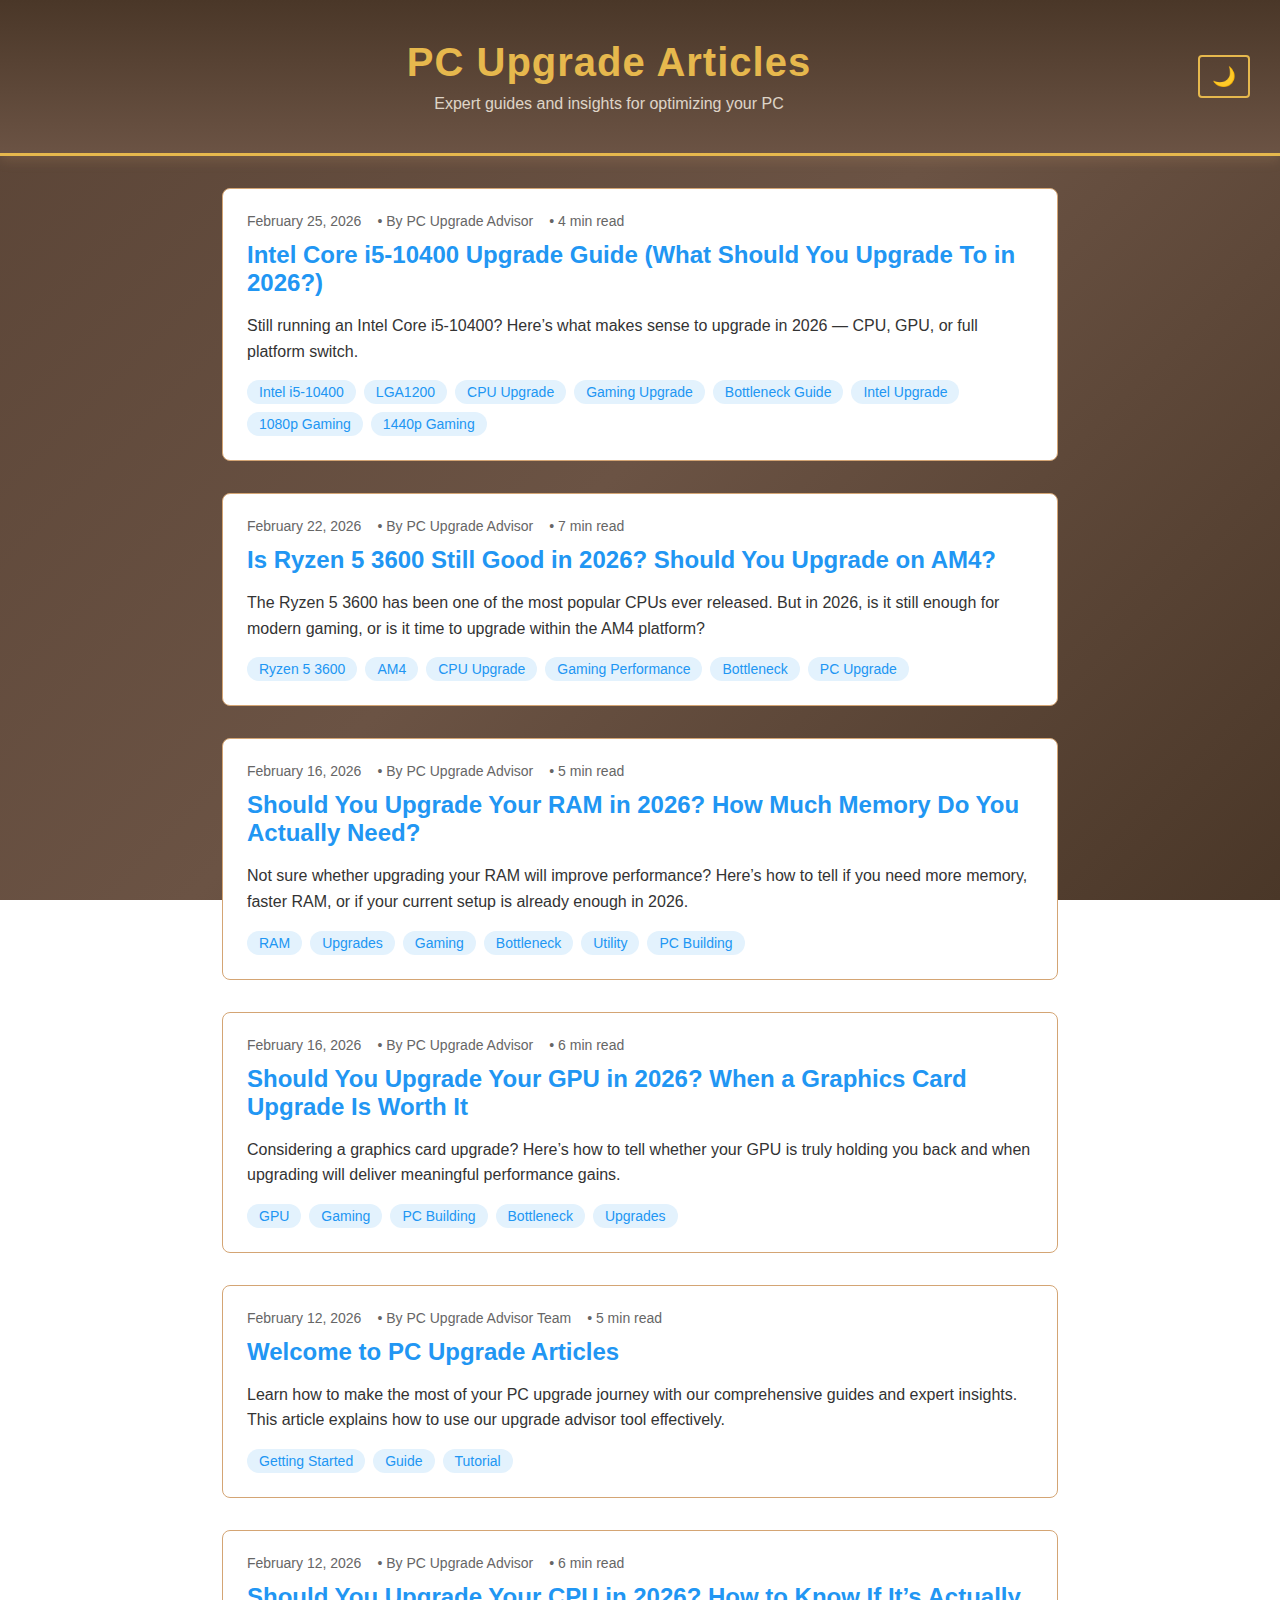
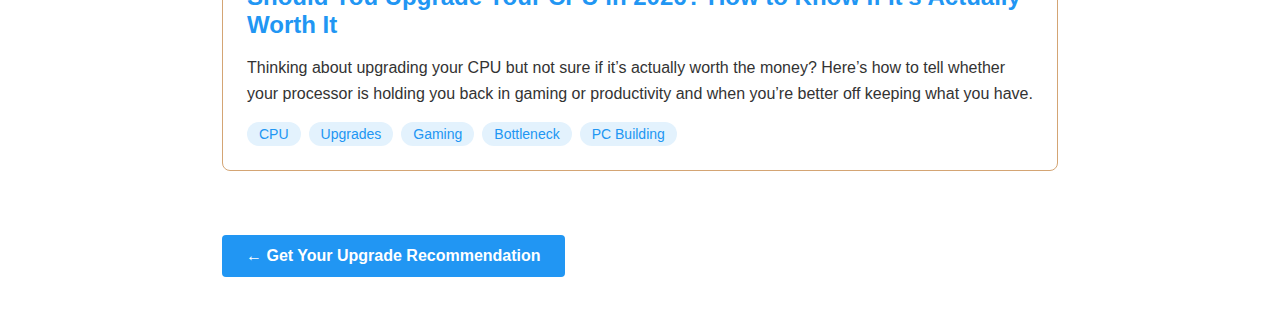
<file: articles.html>
<!doctype html>
<html lang="en">
<head>
    <meta charset="utf-8" />
    <meta name="viewport" content="width=device-width,initial-scale=1" />
    <title>PC Upgrade Articles & Guides - PC Upgrade Advisor</title>
    <meta name="description" content="Expert articles and guides about PC upgrades, hardware comparisons, and performance optimization." />
    <link rel="stylesheet" href="style.css" />
    <style>
        .articles-container {
            max-width: 900px;
            margin: 0 auto;
            padding: 2rem;
        }

        .articles-header {
            text-align: center;
            margin-bottom: 3rem;
        }

        .articles-header h1 {
            font-size: 2.5rem;
            margin-bottom: 1rem;
        }

        .articles-grid {
            display: grid;
            gap: 2rem;
            margin-bottom: 2rem;
        }

        .article-card {
            background: var(--card-bg, #fff);
            border: 1px solid var(--border-color, #e0e0e0);
            border-radius: 8px;
            padding: 1.5rem;
            transition: transform 0.2s, box-shadow 0.2s;
            cursor: pointer;
        }

        .article-card:hover {
            transform: translateY(-2px);
            box-shadow: 0 4px 12px rgba(0,0,0,0.1);
        }

        .article-meta {
            display: flex;
            gap: 1rem;
            font-size: 0.875rem;
            color: var(--text-secondary, #666);
            margin-bottom: 0.75rem;
        }

        .article-card h2 {
            font-size: 1.5rem;
            margin-bottom: 0.75rem;
            color: var(--primary-color, #2196F3);
        }

        .article-excerpt {
            color: var(--text-color, #333);
            line-height: 1.6;
            margin-bottom: 1rem;
        }

        .article-tags {
            display: flex;
            flex-wrap: wrap;
            gap: 0.5rem;
            margin-top: 1rem;
        }

        .article-tag {
            background: var(--tag-bg, #e3f2fd);
            color: var(--primary-color, #2196F3);
            padding: 0.25rem 0.75rem;
            border-radius: 12px;
            font-size: 0.875rem;
        }

        .read-more {
            color: var(--primary-color, #2196F3);
            font-weight: 600;
            text-decoration: none;
        }

        .read-more:hover {
            text-decoration: underline;
        }

        .article-full {
            background: var(--card-bg, #fff);
            border: 1px solid var(--border-color, #e0e0e0);
            border-radius: 8px;
            padding: 2rem;
            margin-bottom: 2rem;
        }

        .article-full h1 {
            font-size: 2rem;
            margin-bottom: 1rem;
        }

        .article-content {
            line-height: 1.8;
            color: var(--text-color, #333);
        }

        .article-content h2 {
            font-size: 1.5rem;
            margin-top: 2rem;
            margin-bottom: 1rem;
        }

        .article-content h3 {
            font-size: 1.25rem;
            margin-top: 1.5rem;
            margin-bottom: 0.75rem;
        }

        .article-content p {
            margin-bottom: 1rem;
        }

        .article-content ul, .article-content ol {
            margin-bottom: 1rem;
            padding-left: 2rem;
        }

        .article-content li {
            margin-bottom: 0.5rem;
        }

        .back-to-articles {
            display: inline-block;
            margin-bottom: 2rem;
            color: var(--primary-color, #2196F3);
            text-decoration: none;
            font-weight: 600;
        }

        .back-to-articles:hover {
            text-decoration: underline;
        }

        .no-articles {
            text-align: center;
            padding: 3rem;
            color: var(--text-secondary, #666);
        }

        .back-home {
            display: inline-block;
            margin-top: 2rem;
            padding: 0.75rem 1.5rem;
            background: var(--primary-color, #2196F3);
            color: white;
            text-decoration: none;
            border-radius: 4px;
            font-weight: 600;
        }

        .back-home:hover {
            opacity: 0.9;
        }

        /* Dark mode support */
        body.dark-mode {
            --card-bg: #2d2d2d;
            --border-color: #444;
            --text-color: #e0e0e0;
            --text-secondary: #999;
            --tag-bg: #1e3a5f;
        }
    </style>
</head>
<body>
    <header>
        <div class="header-content">
            <h1>PC Upgrade Articles</h1>
            <p>Expert guides and insights for optimizing your PC</p>
        </div>
        <button id="themeToggle" class="theme-toggle" title="Toggle dark mode">🌙</button>
    </header>

    <main class="articles-container">
        <div id="articlesView">
            <!-- Articles list will be displayed here -->
            <div class="articles-grid" id="articlesList"></div>
        </div>

        <div id="articleView" style="display: none;">
            <!-- Individual article will be displayed here -->
        </div>

        <a href="index.html" class="back-home">← Get Your Upgrade Recommendation</a>
    </main>

    <script>
        // Theme toggle functionality
        const themeToggle = document.getElementById('themeToggle');
        const body = document.body;
        
        // Load saved theme
        if (localStorage.getItem('darkMode') === 'enabled') {
            body.classList.add('dark-mode');
            themeToggle.textContent = '☀️';
        }

        themeToggle.addEventListener('click', () => {
            body.classList.toggle('dark-mode');
            if (body.classList.contains('dark-mode')) {
                localStorage.setItem('darkMode', 'enabled');
                themeToggle.textContent = '☀️';
            } else {
                localStorage.setItem('darkMode', 'disabled');
                themeToggle.textContent = '🌙';
            }
        });

        // Article management
        let articles = [];
        const articlesView = document.getElementById('articlesView');
        const articleView = document.getElementById('articleView');
        const articlesList = document.getElementById('articlesList');

        // Load articles from JSON
        async function loadArticles() {
            try {
                const response = await fetch('data/articles.json');
                articles = await response.json();
                
                // Sort by date, newest first
                articles.sort((a, b) => new Date(b.date) - new Date(a.date));
                
                displayArticles();
            } catch (error) {
                console.error('Error loading articles:', error);
                articlesList.innerHTML = '<div class="no-articles">No articles available yet. Check back soon!</div>';
            }
        }

        // Display articles list
        function displayArticles() {
            if (articles.length === 0) {
                articlesList.innerHTML = '<div class="no-articles">No articles available yet. Check back soon!</div>';
                return;
            }

            articlesList.innerHTML = articles.map(article => `
                <div class="article-card" onclick="showArticle('${article.id}')">
                    <div class="article-meta">
                        <span>${formatDate(article.date)}</span>
                        ${article.author ? `<span>• By ${article.author}</span>` : ''}
                        ${article.readTime ? `<span>• ${article.readTime} min read</span>` : ''}
                    </div>
                    <h2>${article.title}</h2>
                    <p class="article-excerpt">${article.excerpt}</p>
                    ${article.tags ? `
                        <div class="article-tags">
                            ${article.tags.map(tag => `<span class="article-tag">${tag}</span>`).join('')}
                        </div>
                    ` : ''}
                </div>
            `).join('');
        }

        // Show individual article
        function showArticle(articleId) {
            const article = articles.find(a => a.id === articleId);
            if (!article) return;

            // Update URL without reload
            window.history.pushState({articleId}, '', `?article=${articleId}`);

            articlesView.style.display = 'none';
            articleView.style.display = 'block';
            articleView.innerHTML = `
                <a href="#" class="back-to-articles" onclick="showArticlesList(); return false;">← Back to Articles</a>
                <article class="article-full">
                    <div class="article-meta">
                        <span>${formatDate(article.date)}</span>
                        ${article.author ? `<span>• By ${article.author}</span>` : ''}
                        ${article.readTime ? `<span>• ${article.readTime} min read</span>` : ''}
                    </div>
                    <h1>${article.title}</h1>
                    ${article.tags ? `
                        <div class="article-tags">
                            ${article.tags.map(tag => `<span class="article-tag">${tag}</span>`).join('')}
                        </div>
                    ` : ''}
                    <div class="article-content">
                        ${article.content}
                    </div>
                </article>
            `;

            // Scroll to top
            window.scrollTo(0, 0);
        }

        // Show articles list
        function showArticlesList() {
            window.history.pushState({}, '', 'articles.html');
            articlesView.style.display = 'block';
            articleView.style.display = 'none';
            window.scrollTo(0, 0);
        }

        // Format date
        function formatDate(dateString) {
            const date = new Date(dateString);
            return date.toLocaleDateString('en-US', { year: 'numeric', month: 'long', day: 'numeric' });
        }

        // Handle browser back/forward
        window.addEventListener('popstate', (event) => {
            if (event.state && event.state.articleId) {
                showArticle(event.state.articleId);
            } else {
                showArticlesList();
            }
        });

        // Check URL on load
        window.addEventListener('DOMContentLoaded', () => {
            loadArticles();
            
            const urlParams = new URLSearchParams(window.location.search);
            const articleId = urlParams.get('article');
            if (articleId) {
                // Wait for articles to load
                setTimeout(() => showArticle(articleId), 100);
            }
        });
    </script>
</body>
</html>
</file>
<file: style.css>
/* Global Styles - Warm Retro with Dark Mode */
* {
	box-sizing: border-box;
}

:root {
	/* Light Mode (Warm) */
	--primary-dark: #3d2817;
	--secondary-dark: #5c3d2e;
	--accent-gold: #e6b84d;
	--accent-cream: #f5ede0;
	--accent-warm-brown: #8b6f47;
	--accent-green: #7ac570;
	--text-dark: #2c1810;
	--text-light: #d8cfc0;
	--border-color: #d4a574;
	--bg-gradient-1: linear-gradient(135deg, #5a4436 0%, #6b5344 50%, #4a3728 100%);
	--bg-gradient-2: linear-gradient(180deg, #4a3728 0%, #6b5344 100%);
	--section-bg: linear-gradient(135deg, #7a6554 0%, #6b5344 100%);
}

html[data-theme='dark'] {
	/* Dark Mode */
	--primary-dark: #0f1419;
	--secondary-dark: #1a1f2e;
	--accent-gold: #6db876;
	--accent-cream: #d0d0d0;
	--accent-warm-brown: #3a4450;
	--accent-green: #5db368;
	--text-dark: #e0e0e0;
	--text-light: #d0d0d0;
	--border-color: #3a4450;
	--bg-gradient-1: linear-gradient(135deg, #0f1419 0%, #1a1f2e 50%, #141821 100%);
	--bg-gradient-2: linear-gradient(180deg, #0f1419 0%, #1a1f2e 100%);
	--section-bg: linear-gradient(135deg, #1a1f2e 0%, #232a3a 100%);
}

body {
	font-family: 'Segoe UI', Tahoma, Geneva, Verdana, sans-serif;
	margin: 0;
	padding: 0;
	background: var(--bg-gradient-1);
	background-attachment: fixed;
	min-height: 100vh;
	color: var(--text-light);
	transition: background 0.3s ease, color 0.3s ease;
}

/* Header */
header {
	background: var(--bg-gradient-2);
	color: white;
	padding: 40px 20px;
	text-align: center;
	border-bottom: 3px solid var(--accent-gold);
	box-shadow: 0 4px 12px rgba(212, 165, 116, 0.2);
	position: relative;
	display: flex;
	justify-content: space-between;
	align-items: center;
	transition: all 0.3s ease;
}

html[data-theme='dark'] header {
	box-shadow: 0 4px 12px rgba(109, 184, 118, 0.1);
}

.header-content {
	flex: 1;
	text-align: center;
}

header h1 {
	margin: 0;
	font-size: 2.5em;
	font-weight: 700;
	color: var(--accent-gold);
	letter-spacing: 1px;
}

header p {
	margin: 10px 0 0 0;
	font-size: 1em;
	opacity: 0.85;
	color: var(--accent-cream);
}

/* Theme Toggle Button */
.theme-toggle {
	background: transparent;
	border: 2px solid var(--accent-gold);
	color: var(--accent-gold);
	padding: 8px 12px;
	font-size: 1.2em;
	border-radius: 4px;
	cursor: pointer;
	transition: all 0.3s ease;
	margin-right: 10px;
}

.theme-toggle:hover {
	background: var(--accent-gold);
	color: var(--primary-dark);
	transform: scale(1.1);
}

main {
	max-width: 1200px;
	margin: 0 auto;
	padding: 20px;
	position: relative;
	z-index: 2;
}

section {
	background: var(--section-bg);
	padding: 30px;
	margin-bottom: 20px;
	border-radius: 4px;
	border: 2px solid var(--accent-gold);
	box-shadow: 0 4px 12px rgba(212, 165, 116, 0.15);
	transition: all 0.3s ease;
}

html[data-theme='dark'] section {
	border-color: var(--accent-green);
	box-shadow: 0 4px 12px rgba(109, 184, 118, 0.1);
}

section:hover {
	border-color: var(--accent-cream);
	box-shadow: 0 4px 16px rgba(212, 165, 116, 0.25);
}

html[data-theme='dark'] section:hover {
	border-color: var(--accent-cream);
	box-shadow: 0 4px 16px rgba(109, 184, 118, 0.15);
}

h2 {
	margin-top: 0;
	color: var(--accent-gold);
	font-size: 1.5em;
	font-weight: 600;
}

html[data-theme='dark'] h2 {
	color: var(--accent-green);
}

.section-desc {
	color: var(--accent-cream);
	font-size: 0.95em;
	margin-top: -10px;
	margin-bottom: 20px;
	opacity: 0.85;
}

/* Component Selection */
.component-selection {
	display: grid;
	grid-template-columns: repeat(auto-fit, minmax(250px, 1fr));
	gap: 20px;
	margin-bottom: 20px;
}

.component-select {
	background: rgba(212, 165, 116, 0.08);
	padding: 20px;
	border-radius: 4px;
	border: 1px solid var(--accent-gold);
	box-shadow: inset 0 1px 3px rgba(0, 0, 0, 0.3);
	transition: all 0.3s ease;
}

html[data-theme='dark'] .component-select {
	background: rgba(109, 184, 118, 0.05);
	border-color: var(--accent-green);
	box-shadow: inset 0 1px 3px rgba(0, 0, 0, 0.2);
}

.component-select:hover {
	border-color: var(--accent-cream);
	background: rgba(212, 165, 116, 0.12);
}

html[data-theme='dark'] .component-select:hover {
	border-color: var(--accent-cream);
	background: rgba(109, 184, 118, 0.08);
}

.component-select label {
	font-size: 1em;
	font-weight: 600;
	color: var(--accent-gold);
	margin-bottom: 10px;
	display: block;
}

html[data-theme='dark'] .component-select label {
	color: var(--accent-green);
}

/* Filter Row */
.filter-row {
	display: grid;
	grid-template-columns: repeat(auto-fit, minmax(150px, 1fr));
	gap: 10px;
	margin-bottom: 10px;
}

.filter-select {
	padding: 8px;
	border: 1px solid var(--accent-gold);
	border-radius: 3px;
	font-size: 0.85em;
	background: rgba(61, 40, 23, 0.7);
	color: var(--accent-cream);
	cursor: pointer;
	transition: all 0.3s ease;
}

html[data-theme='dark'] .filter-select {
	background: rgba(15, 20, 25, 0.6);
	border-color: var(--accent-green);
}

.filter-select:hover {
	border-color: var(--accent-cream);
	background: rgba(61, 40, 23, 0.85);
}

html[data-theme='dark'] .filter-select:hover {
	border-color: var(--accent-cream);
	background: rgba(15, 20, 25, 0.8);
}

.filter-select:focus {
	outline: none;
	border-color: var(--accent-cream);
	box-shadow: inset 0 0 5px rgba(232, 220, 200, 0.1);
}

html[data-theme='dark'] .filter-select:focus {
	box-shadow: inset 0 0 5px rgba(109, 184, 118, 0.1);
}

.filter-select option {
	background-color: var(--primary-dark);
	color: var(--accent-cream);
}

.component-select select {
	width: 100%;
	padding: 10px;
	border: 1px solid var(--accent-gold);
	border-radius: 3px;
	font-size: 0.95em;
	background: rgba(61, 40, 23, 0.9);
	color: var(--accent-cream);
	cursor: pointer;
	transition: all 0.3s ease;
}

html[data-theme='dark'] .component-select select {
	background: rgba(15, 20, 25, 0.8);
	border-color: var(--accent-green);
	color: var(--accent-cream);
}

.component-select select:hover {
	border-color: var(--accent-cream);
	background: rgba(61, 40, 23, 0.95);
}

html[data-theme='dark'] .component-select select:hover {
	border-color: var(--accent-cream);
	background: rgba(15, 20, 25, 0.95);
}

.component-select select:focus {
	outline: none;
	border-color: var(--accent-cream);
	box-shadow: inset 0 0 8px rgba(232, 220, 200, 0.1);
}

html[data-theme='dark'] .component-select select:focus {
	box-shadow: inset 0 0 8px rgba(109, 184, 118, 0.1);
}

.component-select select option {
	background-color: var(--primary-dark);
	color: var(--accent-cream);
}

.component-info {
	margin-top: 10px;
	padding: 10px;
	background: rgba(212, 165, 116, 0.06);
	border-left: 2px solid var(--accent-gold);
	font-size: 0.85em;
	color: var(--accent-cream);
	border-radius: 2px;
	opacity: 0.8;
}

html[data-theme='dark'] .component-info {
	background: rgba(109, 184, 118, 0.04);
	border-color: var(--accent-green);
}

/* Tier Advancement Section */
.advancement-options {
	display: grid;
	grid-template-columns: repeat(auto-fit, minmax(180px, 1fr));
	gap: 15px;
	margin-top: 20px;
}

.suggested-upgrade {
	margin-top: 18px;
	display: flex;
	flex-wrap: wrap;
	gap: 10px;
	align-items: center;
	justify-content: center;
	background: rgba(212, 165, 116, 0.08);
	border: 1px solid var(--accent-gold);
	border-radius: 4px;
	padding: 12px 16px;
	font-size: 0.95em;
}

html[data-theme='dark'] .suggested-upgrade {
	background: rgba(109, 184, 118, 0.06);
	border-color: var(--accent-green);
}

.suggested-upgrade-btn {
	background: transparent;
	border: 2px solid var(--accent-gold);
	color: var(--accent-cream);
	padding: 6px 12px;
	border-radius: 4px;
	font-weight: 600;
	cursor: pointer;
	transition: all 0.3s ease;
}

html[data-theme='dark'] .suggested-upgrade-btn {
	border-color: var(--accent-green);
}

.suggested-upgrade-btn:hover {
	border-color: var(--accent-cream);
	color: var(--accent-gold);
}

html[data-theme='dark'] .suggested-upgrade-btn:hover {
	color: var(--accent-green);
}

.advancement-option {
	display: block;
	padding: 20px;
	background: rgba(212, 165, 116, 0.08);
	border: 1px solid var(--accent-gold);
	border-radius: 4px;
	cursor: pointer;
	transition: all 0.3s ease;
	text-align: center;
}

html[data-theme='dark'] .advancement-option {
	background: rgba(109, 184, 118, 0.05);
	border-color: var(--accent-green);
}

.advancement-option:hover {
	border-color: var(--accent-cream);
	background: rgba(212, 165, 116, 0.12);
}

html[data-theme='dark'] .advancement-option:hover {
	border-color: var(--accent-cream);
	background: rgba(109, 184, 118, 0.08);
}

.advancement-option input[type='radio'] {
	margin-right: 8px;
	cursor: pointer;
	accent-color: var(--accent-gold);
}

html[data-theme='dark'] .advancement-option input[type='radio'] {
	accent-color: var(--accent-green);
}

.advancement-option input[type='radio']:checked + .option-label {
	color: var(--accent-cream);
}

.option-label {
	display: block;
	font-weight: 600;
	color: var(--accent-gold);
	margin-bottom: 5px;
	transition: all 0.3s ease;
}

html[data-theme='dark'] .option-label {
	color: var(--accent-green);
}

.option-desc {
	display: block;
	font-size: 0.8em;
	color: var(--accent-cream);
	opacity: 0.7;
}

.effort-disclaimer {
	margin-top: 16px;
	text-align: center;
	font-size: 0.85em;
	color: var(--accent-cream);
	opacity: 0.8;
	background: rgba(212, 165, 116, 0.08);
	border: 1px solid var(--accent-gold);
	border-radius: 4px;
	padding: 10px 14px;
}

html[data-theme='dark'] .effort-disclaimer {
	background: rgba(109, 184, 118, 0.06);
	border-color: var(--accent-green);
}

/* Buttons */
.btn-primary {
	background: linear-gradient(135deg, var(--accent-gold) 0%, #d4a574 100%);
	color: var(--primary-dark);
	border: none;
	padding: 14px 40px;
	font-size: 1em;
	font-weight: 700;
	border-radius: 4px;
	cursor: pointer;
	transition: all 0.3s ease;
	box-shadow: 0 4px 12px rgba(212, 165, 116, 0.35);
	text-transform: uppercase;
	letter-spacing: 0.5px;
}

html[data-theme='dark'] .btn-primary {
	background: linear-gradient(135deg, var(--accent-green) 0%, #5db368 100%);
	color: var(--primary-dark);
	box-shadow: 0 4px 12px rgba(109, 184, 118, 0.35);
}

.btn-primary:hover {
	box-shadow: 0 6px 20px rgba(212, 165, 116, 0.45);
	transform: translateY(-2px);
	background: linear-gradient(135deg, #e8dcc8 0%, var(--accent-gold) 100%);
}

html[data-theme='dark'] .btn-primary:hover {
	box-shadow: 0 6px 20px rgba(109, 184, 118, 0.45);
	background: linear-gradient(135deg, #7dc985 0%, var(--accent-green) 100%);
}

.btn-primary:active {
	transform: translateY(0);
}

.analyze-section {
	text-align: center;
	background-color: transparent;
	border: none;
	box-shadow: none;
	padding: 0;
}

/* Results Section */
.results-section {
	animation: fadeIn 0.5s ease;
}

@keyframes fadeIn {
	from {
		opacity: 0;
		transform: translateY(20px);
	}
	to {
		opacity: 1;
		transform: translateY(0);
	}
}

.hidden {
	display: none !important;
}

.analysis-card {
	background: rgba(212, 165, 116, 0.1);
	border-left: 3px solid var(--accent-gold);
	padding: 20px;
	margin-bottom: 20px;
	border-radius: 3px;
}

html[data-theme='dark'] .analysis-card {
	background: rgba(109, 184, 118, 0.08);
	border-left-color: var(--accent-green);
}

.analysis-card h3 {
	margin-top: 0;
	color: var(--accent-gold);
}

html[data-theme='dark'] .analysis-card h3 {
	color: var(--accent-green);
}

.bottleneck-indicator {
	font-weight: 700;
	font-size: 1.05em;
	margin: 15px 0;
}

.bottleneck-cpu {
	color: #d9a574;
}

html[data-theme='dark'] .bottleneck-cpu {
	color: #7dc985;
}

.bottleneck-gpu {
	color: var(--accent-cream);
}

.bottleneck-ram {
	color: var(--accent-gold);
}

html[data-theme='dark'] .bottleneck-ram {
	color: var(--accent-green);
}

/* Recommendation Card */
.recommendation-card {
	background: rgba(232, 220, 200, 0.08);
	border: 2px solid var(--accent-gold);
	padding: 25px;
	margin-bottom: 20px;
	border-radius: 4px;
	box-shadow: 0 4px 12px rgba(212, 165, 116, 0.15);
}

html[data-theme='dark'] .recommendation-card {
	background: rgba(109, 184, 118, 0.08);
	border-color: var(--accent-green);
	box-shadow: 0 4px 12px rgba(109, 184, 118, 0.15);
}

.recommendation-card h3 {
	margin-top: 0;
	color: var(--accent-cream);
	font-size: 1.3em;
}

.recommendation-reason {
	margin-top: 10px;
	padding: 12px;
	border-left: 2px solid var(--accent-gold);
	background: rgba(212, 165, 116, 0.06);
	font-size: 0.9em;
	color: var(--accent-cream);
}

html[data-theme='dark'] .recommendation-reason {
	border-left-color: var(--accent-green);
	background: rgba(109, 184, 118, 0.06);
}

.recommendation-reason ul {
	margin: 6px 0 0 18px;
	padding: 0;
}

/* Product Cards */
.products-section {
	display: grid;
	grid-template-columns: repeat(auto-fit, minmax(270px, 1fr));
	gap: 20px;
	margin-top: 20px;
}

.product-card {
	background: rgba(212, 165, 116, 0.08);
	border: 1px solid var(--accent-gold);
	border-radius: 4px;
	padding: 20px;
	transition: all 0.3s ease;
	box-shadow: 0 2px 8px rgba(0, 0, 0, 0.2);
}

html[data-theme='dark'] .product-card {
	background: rgba(109, 184, 118, 0.05);
	border-color: var(--accent-green);
}

.product-card:hover {
	border-color: var(--accent-cream);
	background: rgba(212, 165, 116, 0.12);
	box-shadow: 0 4px 16px rgba(212, 165, 116, 0.25);
	transform: translateY(-3px);
}

html[data-theme='dark'] .product-card:hover {
	border-color: var(--accent-cream);
	background: rgba(109, 184, 118, 0.08);
	box-shadow: 0 4px 16px rgba(109, 184, 118, 0.15);
}

.product-card h4 {
	margin: 0 0 10px 0;
	color: var(--accent-cream);
	font-size: 1.1em;
}

.tier-badge {
	display: inline-block;
	margin: 8px 0;
	padding: 4px 10px;
	border-radius: 999px;
	font-size: 0.8em;
	font-weight: 700;
	letter-spacing: 0.3px;
	background: rgba(212, 165, 116, 0.2);
	color: var(--accent-cream);
	border: 1px solid var(--accent-gold);
}

html[data-theme='dark'] .tier-badge {
	background: rgba(109, 184, 118, 0.12);
	border-color: var(--accent-green);
}

.product-card p {
	color: var(--accent-cream);
	font-size: 0.9em;
	margin: 8px 0;
	opacity: 0.8;
}

.product-specs {
	background: rgba(212, 165, 116, 0.08);
	padding: 12px;
	margin: 10px 0;
	border-left: 2px solid var(--accent-gold);
	font-size: 0.85em;
	border-radius: 2px;
}

html[data-theme='dark'] .product-specs {
	background: rgba(109, 184, 118, 0.06);
	border-left-color: var(--accent-green);
}

.product-specs strong {
	color: var(--accent-gold);
}

html[data-theme='dark'] .product-specs strong {
	color: var(--accent-green);
}

.effort-summary {
	margin-top: -5px;
	font-size: 0.9em;
	color: var(--accent-cream);
	opacity: 0.9;
}

.product-effort {
	margin: 8px 0 12px 0;
	padding: 6px 10px;
	border-radius: 3px;
	font-size: 0.85em;
	border: 1px solid var(--border-color);
	background: rgba(212, 165, 116, 0.08);
	color: var(--accent-cream);
}

.product-effort.simple {
	border-color: #6db876;
}

.product-effort.moderate {
	border-color: #e6b84d;
}

.product-effort.complex {
	border-color: #d17862;
}

html[data-theme='dark'] .product-effort {
	background: rgba(109, 184, 118, 0.08);
}

.product-required,
.product-note {
	margin-top: 8px;
	padding: 8px 10px;
	border-left: 2px solid var(--accent-gold);
	background: rgba(212, 165, 116, 0.06);
	font-size: 0.85em;
	color: var(--accent-cream);
}

html[data-theme='dark'] .product-required,
html[data-theme='dark'] .product-note {
	border-left-color: var(--accent-green);
	background: rgba(109, 184, 118, 0.06);
}

.product-warning {
	margin-top: 8px;
	padding: 8px 10px;
	border-left: 2px solid #d17862;
	background: rgba(209, 120, 98, 0.08);
	font-size: 0.85em;
	color: var(--accent-cream);
}

html[data-theme='dark'] .product-warning {
	border-left-color: #d17862;
	background: rgba(209, 120, 98, 0.12);
}

/* Chart Section */
.balance-section {
	background: var(--section-bg);
}

.balance-section h2 {
	color: var(--accent-gold);
}

html[data-theme='dark'] .balance-section h2 {
	color: var(--accent-green);
}

canvas {
	max-width: 100%;
	height: auto;
}

/* Footer */
.footer-section {
	background: var(--bg-gradient-2);
	color: var(--accent-cream);
	padding: 40px 20px;
	margin-top: 40px;
	border-top: 3px solid var(--accent-gold);
	box-shadow: 0 -4px 12px rgba(212, 165, 116, 0.15);
	transition: all 0.3s ease;
}

html[data-theme='dark'] .footer-section {
	border-top-color: var(--accent-green);
	box-shadow: 0 -4px 12px rgba(109, 184, 118, 0.1);
}

.footer-grid {
	max-width: 1200px;
	margin: 0 auto;
	display: grid;
	grid-template-columns: 1fr 1fr;
	gap: 40px;
}

.footer-links {
	max-width: 1200px;
	margin: 30px auto 0;
	display: flex;
	flex-wrap: wrap;
	gap: 12px;
	justify-content: center;
}

.footer-link {
	background: rgba(212, 165, 116, 0.12);
	border: 2px solid var(--accent-gold);
	color: var(--accent-cream);
	padding: 10px 18px;
	border-radius: 4px;
	font-weight: 600;
	letter-spacing: 0.3px;
	cursor: pointer;
	transition: all 0.3s ease;
}

html[data-theme='dark'] .footer-link {
	background: rgba(109, 184, 118, 0.1);
	border-color: var(--accent-green);
}

.footer-link:hover {
	border-color: var(--accent-cream);
	color: var(--accent-gold);
	transform: translateY(-1px);
}

html[data-theme='dark'] .footer-link:hover {
	color: var(--accent-green);
}

.footer-panel {
	max-width: 1200px;
	margin: 20px auto 0;
	padding: 20px 24px;
	border-radius: 4px;
	border: 2px solid var(--accent-gold);
	background: rgba(212, 165, 116, 0.08);
	box-shadow: inset 0 1px 3px rgba(212, 165, 116, 0.1);
}

html[data-theme='dark'] .footer-panel {
	border-color: var(--accent-green);
	background: rgba(109, 184, 118, 0.06);
	box-shadow: inset 0 1px 3px rgba(109, 184, 118, 0.08);
}

.footer-panel-header {
	display: flex;
	justify-content: space-between;
	align-items: center;
	gap: 12px;
}

.footer-panel-header h3 {
	margin: 0;
	font-size: 1.2em;
	color: var(--accent-gold);
}

html[data-theme='dark'] .footer-panel-header h3 {
	color: var(--accent-green);
}

.footer-panel-close {
	background: transparent;
	border: 2px solid var(--accent-gold);
	color: var(--accent-cream);
	width: 32px;
	height: 32px;
	border-radius: 50%;
	font-size: 0.9em;
	cursor: pointer;
	transition: all 0.3s ease;
}

html[data-theme='dark'] .footer-panel-close {
	border-color: var(--accent-green);
}

.footer-panel-close:hover {
	border-color: var(--accent-cream);
	color: var(--accent-gold);
}

html[data-theme='dark'] .footer-panel-close:hover {
	color: var(--accent-green);
}

.footer-panel-body {
	margin-top: 12px;
	font-size: 0.95em;
	line-height: 1.7;
	color: var(--accent-cream);
	opacity: 0.9;
}

.footer-panel-body a {
	color: var(--accent-cream);
	text-decoration: none;
	border-bottom: 2px solid var(--accent-gold);
}

html[data-theme='dark'] .footer-panel-body a {
	border-bottom-color: var(--accent-green);
}

.footer-panel-body a:hover {
	color: var(--accent-gold);
	border-bottom-color: var(--accent-cream);
}

html[data-theme='dark'] .footer-panel-body a:hover {
	color: var(--accent-green);
}

.footer-box {
	text-align: center;
}

.footer-box h3 {
	font-size: 1.4em;
	margin-top: 0;
	margin-bottom: 15px;
	font-weight: 600;
	color: var(--accent-gold);
}

html[data-theme='dark'] .footer-box h3 {
	color: var(--accent-green);
}

.footer-box p {
	font-size: 0.95em;
	margin: 10px 0;
	line-height: 1.6;
	color: var(--accent-cream);
	opacity: 0.85;
}

.contact-box {
	background: rgba(212, 165, 116, 0.1);
	border: 2px solid var(--accent-gold);
	border-radius: 4px;
	padding: 20px;
	margin: 20px 0;
	box-shadow: inset 0 1px 3px rgba(212, 165, 116, 0.1);
}

html[data-theme='dark'] .contact-box {
	background: rgba(109, 184, 118, 0.08);
	border-color: var(--accent-green);
	box-shadow: inset 0 1px 3px rgba(109, 184, 118, 0.08);
}

.contact-box p {
	margin: 0;
	font-size: 1em;
	color: var(--accent-cream);
}

.contact-box a {
	color: var(--accent-cream);
	text-decoration: none;
	font-weight: 600;
	border-bottom: 2px solid var(--accent-gold);
	transition: all 0.3s ease;
}

html[data-theme='dark'] .contact-box a {
	border-bottom-color: var(--accent-green);
}

.contact-box a:hover {
	color: var(--accent-gold);
	border-bottom-color: var(--accent-cream);
}

html[data-theme='dark'] .contact-box a:hover {
	color: var(--accent-green);
	border-bottom-color: var(--accent-cream);
}

.contact-note {
	font-size: 0.9em;
	opacity: 0.8;
	margin-top: 15px;
	font-style: italic;
	color: var(--accent-cream);
}

.disclaimer-box-wrapper {
	text-align: left;
	background: rgba(212, 165, 116, 0.08);
	border: 2px solid var(--accent-gold);
	border-radius: 4px;
	padding: 25px;
	box-shadow: inset 0 1px 3px rgba(212, 165, 116, 0.08);
}

html[data-theme='dark'] .disclaimer-box-wrapper {
	background: rgba(109, 184, 118, 0.06);
	border-color: var(--accent-green);
	box-shadow: inset 0 1px 3px rgba(109, 184, 118, 0.06);
}

.disclaimer-box-wrapper h3 {
	text-align: center;
	color: var(--accent-gold);
	margin-top: 0;
}

html[data-theme='dark'] .disclaimer-box-wrapper h3 {
	color: var(--accent-green);
}

.disclaimer-box-wrapper p {
	text-align: justify;
	font-size: 0.9em;
	line-height: 1.7;
	opacity: 0.85;
	color: var(--accent-cream);
	margin: 10px 0;
}

.disclaimer-note {
	background: rgba(212, 165, 116, 0.1);
	border-left: 3px solid var(--accent-gold);
	padding: 12px 15px;
	border-radius: 3px;
	margin-top: 15px !important;
	font-size: 0.88em !important;
}

html[data-theme='dark'] .disclaimer-note {
	background: rgba(109, 184, 118, 0.08);
	border-left-color: var(--accent-green);
}

.disclaimer-note strong {
	color: var(--accent-cream);
}

/* Responsive Design */
@media (max-width: 768px) {
	header {
		flex-direction: column;
		gap: 15px;
	}

	.theme-toggle {
		margin-right: 0;
		align-self: center;
	}

	header h1 {
		font-size: 1.8em;
	}

	.footer-grid {
		grid-template-columns: 1fr;
		gap: 30px;
	}

	.footer-box {
		text-align: center;
	}

	.disclaimer-box-wrapper {
		text-align: center;
	}

	.disclaimer-box-wrapper p {
		text-align: center;
	}

	.footer-box h3 {
		font-size: 1.3em;
	}

	.btn-primary {
		padding: 12px 30px;
		font-size: 0.95em;
	}

	section {
		padding: 20px;
	}

	.component-selection {
		grid-template-columns: 1fr;
	}
}
</file>
